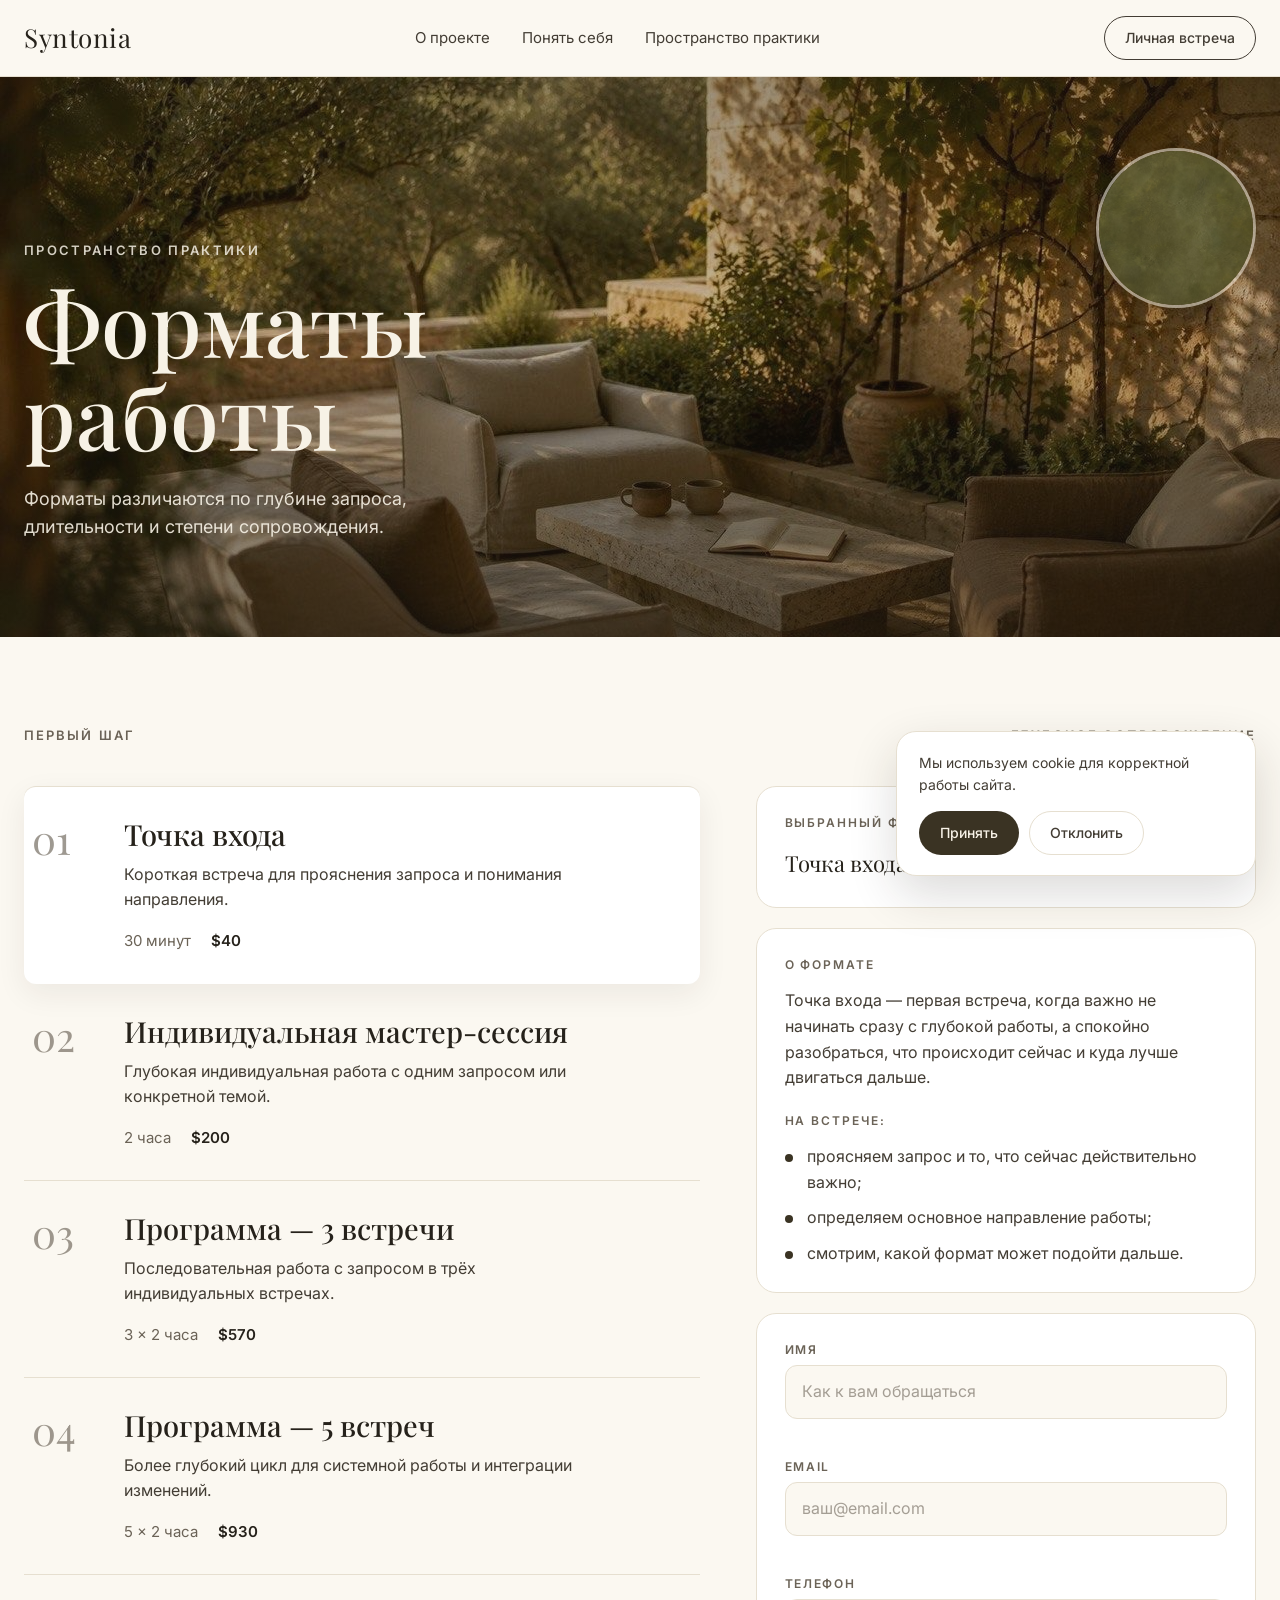
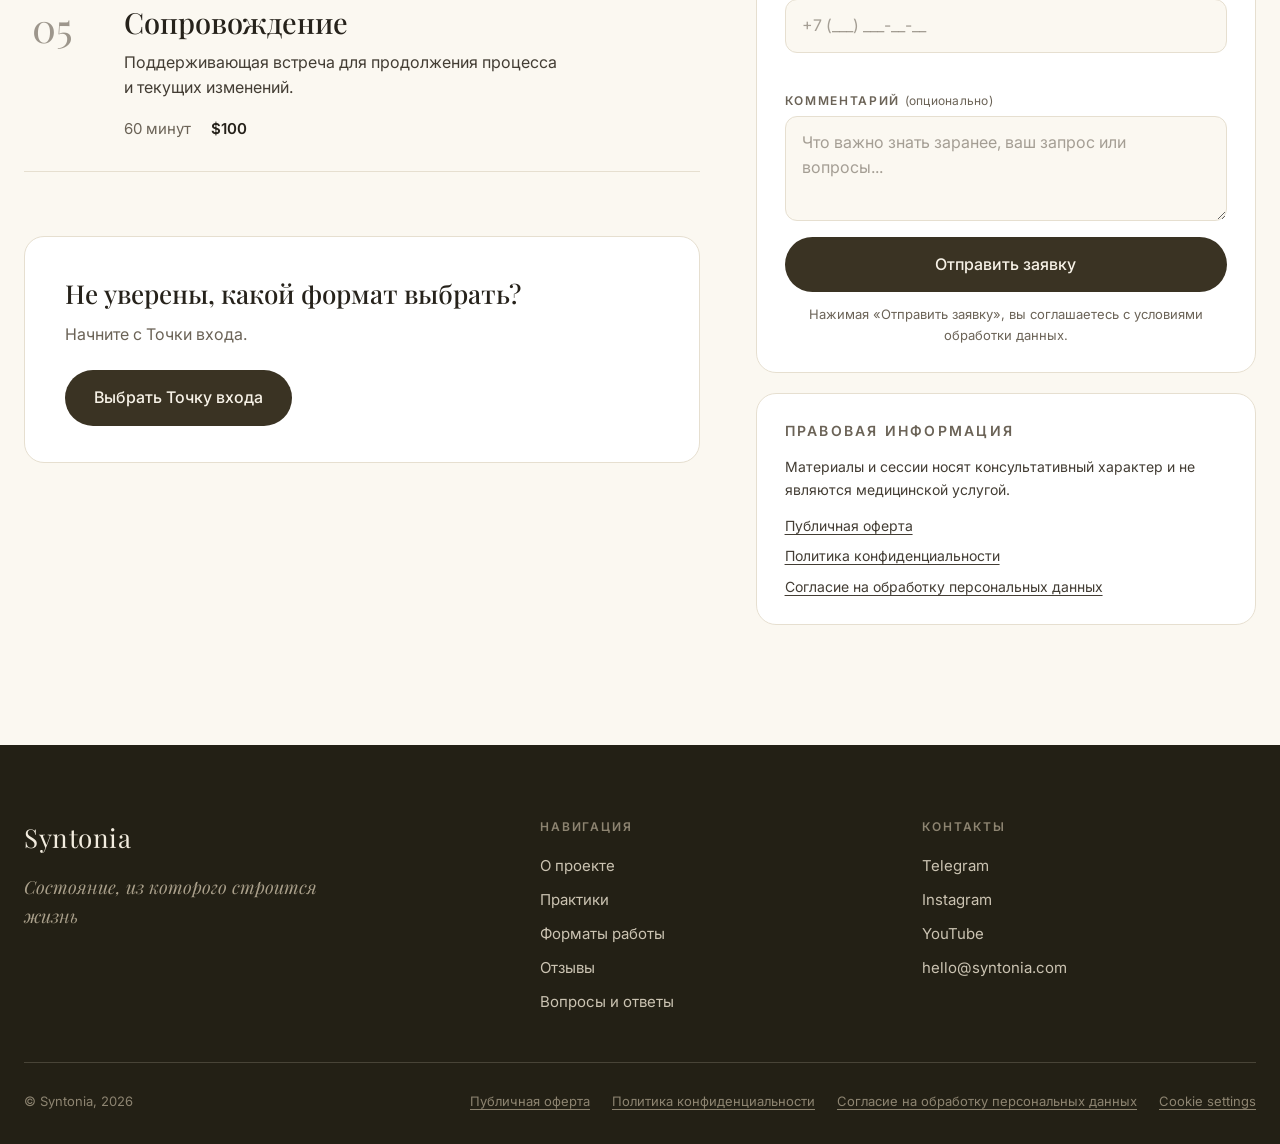
<file: index.html>
<!doctype html>
<html lang="ru">
<head>
  <meta charset="UTF-8">
  <meta name="viewport" content="width=device-width, initial-scale=1">
  <meta name="description" content="Форматы работы Syntonia: точка входа, индивидуальные сессии, программы и сопровождение.">
  <title>Syntonia — Форматы работы</title>
  <link rel="preconnect" href="https://fonts.googleapis.com">
  <link rel="preconnect" href="https://fonts.gstatic.com" crossorigin>
  <link href="https://fonts.googleapis.com/css2?family=Inter:wght@400;500;600&family=Playfair+Display:ital,wght@0,400;0,500;1,400&display=swap" rel="stylesheet">
  <link rel="stylesheet" href="./styles.css">
</head>
<body>

  <!-- ============ HEADER ============ -->
  <header class="site-header" id="top">
    <div class="container site-header__inner">
      <a class="logo" href="#top">Syntonia</a>

      <nav class="main-nav" id="main-nav" aria-label="Основная навигация">
        <a href="#about">О проекте</a>
        <a href="#formats">Понять себя</a>
        <a href="#formats">Пространство практики</a>
      </nav>

      <div class="site-header__actions">
        <a class="btn btn--outline btn--small" href="#request">Личная встреча</a>
        <button class="menu-toggle" type="button" aria-expanded="false" aria-controls="main-nav" aria-label="Открыть меню">
          <span></span><span></span><span></span>
        </button>
      </div>
    </div>
  </header>

  <main id="about">

    <!-- ============ HERO ============ -->
    <section class="hero">
      <div class="hero__media" aria-hidden="true">
        <img src="./assets/hero.jpg" alt="" class="hero__img">
        <div class="hero__overlay"></div>
      </div>

      <div class="container hero__content">
        <p class="eyebrow">Пространство практики</p>
        <h1 class="hero__title">Форматы<br>работы</h1>
        <p class="hero__subtitle">Форматы различаются по глубине запроса,<br>длительности и степени сопровождения.</p>

        <div class="hero__avatar">
          <img src="./assets/avatar.jpg" alt="Ведущий практики Syntonia" width="160" height="160">
        </div>
      </div>
    </section>

    <!-- ============ FORMATS + SIDEBAR ============ -->
    <section class="formats" id="formats">
      <div class="container">

        <div class="formats__labels" aria-hidden="true">
          <span>Первый шаг</span>
          <span>Глубокое сопровождение</span>
        </div>

        <div class="formats__layout">

          <!-- Левая колонка: список форматов -->
          <div class="formats__list" role="list">

            <article class="format-card" role="listitem" data-format="entry" tabindex="0">
              <span class="format-card__num">01</span>
              <div class="format-card__body">
                <h3 class="format-card__title">Точка входа</h3>
                <p class="format-card__desc">Короткая встреча для прояснения запроса и&nbsp;понимания направления.</p>
                <p class="format-card__meta"><span class="duration">30 минут</span><span class="price">$40</span></p>
              </div>
            </article>

            <article class="format-card" role="listitem" data-format="master" tabindex="0">
              <span class="format-card__num">02</span>
              <div class="format-card__body">
                <h3 class="format-card__title">Индивидуальная мастер-сессия</h3>
                <p class="format-card__desc">Глубокая индивидуальная работа с&nbsp;одним запросом или конкретной темой.</p>
                <p class="format-card__meta"><span class="duration">2 часа</span><span class="price">$200</span></p>
              </div>
            </article>

            <article class="format-card" role="listitem" data-format="p3" tabindex="0">
              <span class="format-card__num">03</span>
              <div class="format-card__body">
                <h3 class="format-card__title">Программа — 3 встречи</h3>
                <p class="format-card__desc">Последовательная работа с&nbsp;запросом в&nbsp;трёх индивидуальных встречах.</p>
                <p class="format-card__meta"><span class="duration">3 × 2 часа</span><span class="price">$570</span></p>
              </div>
            </article>

            <article class="format-card" role="listitem" data-format="p5" tabindex="0">
              <span class="format-card__num">04</span>
              <div class="format-card__body">
                <h3 class="format-card__title">Программа — 5 встреч</h3>
                <p class="format-card__desc">Более глубокий цикл для системной работы и&nbsp;интеграции изменений.</p>
                <p class="format-card__meta"><span class="duration">5 × 2 часа</span><span class="price">$930</span></p>
              </div>
            </article>

            <article class="format-card" role="listitem" data-format="support" tabindex="0">
              <span class="format-card__num">05</span>
              <div class="format-card__body">
                <h3 class="format-card__title">Сопровождение</h3>
                <p class="format-card__desc">Поддерживающая встреча для продолжения процесса и&nbsp;текущих изменений.</p>
                <p class="format-card__meta"><span class="duration">60 минут</span><span class="price">$100</span></p>
              </div>
            </article>

            <!-- CTA-блок под списком -->
            <div class="formats__cta" id="formats-cta">
              <h3>Не уверены, какой формат выбрать?</h3>
              <p>Начните с Точки входа.</p>
              <a class="btn btn--primary" href="#request" data-select-format="entry">Выбрать Точку входа</a>
            </div>
          </div>

          <!-- Правая колонка (aside): выбранный формат + заявка -->
          <aside class="sidebar" id="request">

            <div class="sidebar__card">
              <p class="sidebar__label">Выбранный формат</p>
              <div class="sidebar__chosen" id="chosen-format">
                <span class="sidebar__chosen-name" data-chosen-name>Точка входа</span>
                <span class="sidebar__chosen-meta"><span data-chosen-duration>30 минут</span><span class="sidebar__price" data-chosen-price>$40</span></span>
              </div>
            </div>

            <div class="sidebar__card sidebar__about" id="format-about">
              <p class="sidebar__label">О формате</p>
              <p class="sidebar__about-text" data-format-text>Точка входа — первая встреча, когда важно не начинать сразу с глубокой работы, а спокойно разобраться, что происходит сейчас и куда лучше двигаться дальше.</p>
              <p class="sidebar__label sidebar__label--gap">На встрече:</p>
              <ul class="sidebar__list" data-format-points>
                <li>проясняем запрос и то, что сейчас действительно важно;</li>
                <li>определяем основное направление работы;</li>
                <li>смотрим, какой формат может подойти дальше.</li>
              </ul>
            </div>

            <form class="sidebar__card request-form" id="request-form" novalidate>
              <div class="field">
                <label class="field__label" for="f-name">Имя</label>
                <input class="field__input" id="f-name" name="name" type="text" placeholder="Как к вам обращаться" autocomplete="name" required>
                <span class="field__error" data-error-for="f-name"></span>
              </div>

              <div class="field">
                <label class="field__label" for="f-email">Email</label>
                <input class="field__input" id="f-email" name="email" type="email" placeholder="ваш@email.com" autocomplete="email" required>
                <span class="field__error" data-error-for="f-email"></span>
              </div>

              <div class="field">
                <label class="field__label" for="f-phone">Телефон</label>
                <input class="field__input" id="f-phone" name="phone" type="tel" placeholder="+7 (___) ___-__-__" autocomplete="tel" inputmode="tel">
                <span class="field__error" data-error-for="f-phone"></span>
              </div>

              <div class="field">
                <label class="field__label" for="f-comment">Комментарий <span class="field__optional">(опционально)</span></label>
                <textarea class="field__input field__input--area" id="f-comment" name="comment" rows="3" placeholder="Что важно знать заранее, ваш запрос или вопросы..."></textarea>
              </div>

              <input type="hidden" name="format" id="f-format" value="entry">

              <button class="btn btn--primary btn--block" type="submit">Отправить заявку</button>
              <p class="request-form__note">Нажимая «Отправить заявку», вы соглашаетесь с&nbsp;условиями обработки данных.</p>
              <p class="request-form__success" id="form-success" hidden>Спасибо! Заявка сохранена — мы свяжемся с вами по указанным контактам.</p>
            </form>

            <div class="sidebar__card sidebar__legal">
              <p class="sidebar__label">Правовая информация</p>
              <p>Материалы и сессии носят консультативный характер и не являются медицинской услугой.</p>
              <nav class="sidebar__legal-links" aria-label="Правовые документы">
                <a href="#">Публичная оферта</a>
                <a href="#">Политика конфиденциальности</a>
                <a href="#">Согласие на обработку персональных данных</a>
              </nav>
            </div>

          </aside>
        </div>
      </div>
    </section>

  </main>

  <!-- ============ FOOTER ============ -->
  <footer class="site-footer">
    <div class="container">
      <div class="site-footer__grid">

        <div class="site-footer__brand">
          <a class="logo logo--light" href="#top">Syntonia</a>
          <p class="site-footer__tagline">Состояние, из которого строится жизнь</p>
        </div>

        <nav class="site-footer__col" aria-label="Навигация по сайту">
          <p class="site-footer__heading">Навигация</p>
          <a href="#about">О проекте</a>
          <a href="#formats">Практики</a>
          <a href="#formats">Форматы работы</a>
          <a href="#">Отзывы</a>
          <a href="#">Вопросы и ответы</a>
        </nav>

        <nav class="site-footer__col" aria-label="Контакты и соцсети">
          <p class="site-footer__heading">Контакты</p>
          <a href="#">Telegram</a>
          <a href="#">Instagram</a>
          <a href="#">YouTube</a>
          <a href="mailto:hello@syntonia.com">hello@syntonia.com</a>
        </nav>

      </div>

      <div class="site-footer__bottom">
        <span>© Syntonia, 2026</span>
        <div class="site-footer__legal">
          <a href="#">Публичная оферта</a>
          <a href="#">Политика конфиденциальности</a>
          <a href="#">Согласие на обработку персональных данных</a>
          <button class="site-footer__cookie" type="button" id="cookie-link">Cookie settings</button>
        </div>
      </div>
    </div>
  </footer>

  <!-- Cookie-баннер -->
  <div class="cookie-banner" id="cookie-banner" hidden>
    <p>Мы используем cookie для корректной работы сайта.</p>
    <div class="cookie-banner__actions">
      <button class="btn btn--primary btn--small" type="button" id="cookie-accept">Принять</button>
      <button class="btn btn--ghost btn--small" type="button" id="cookie-decline">Отклонить</button>
    </div>
  </div>

  <script src="./script.js"></script>
</body>
</html>
</file>
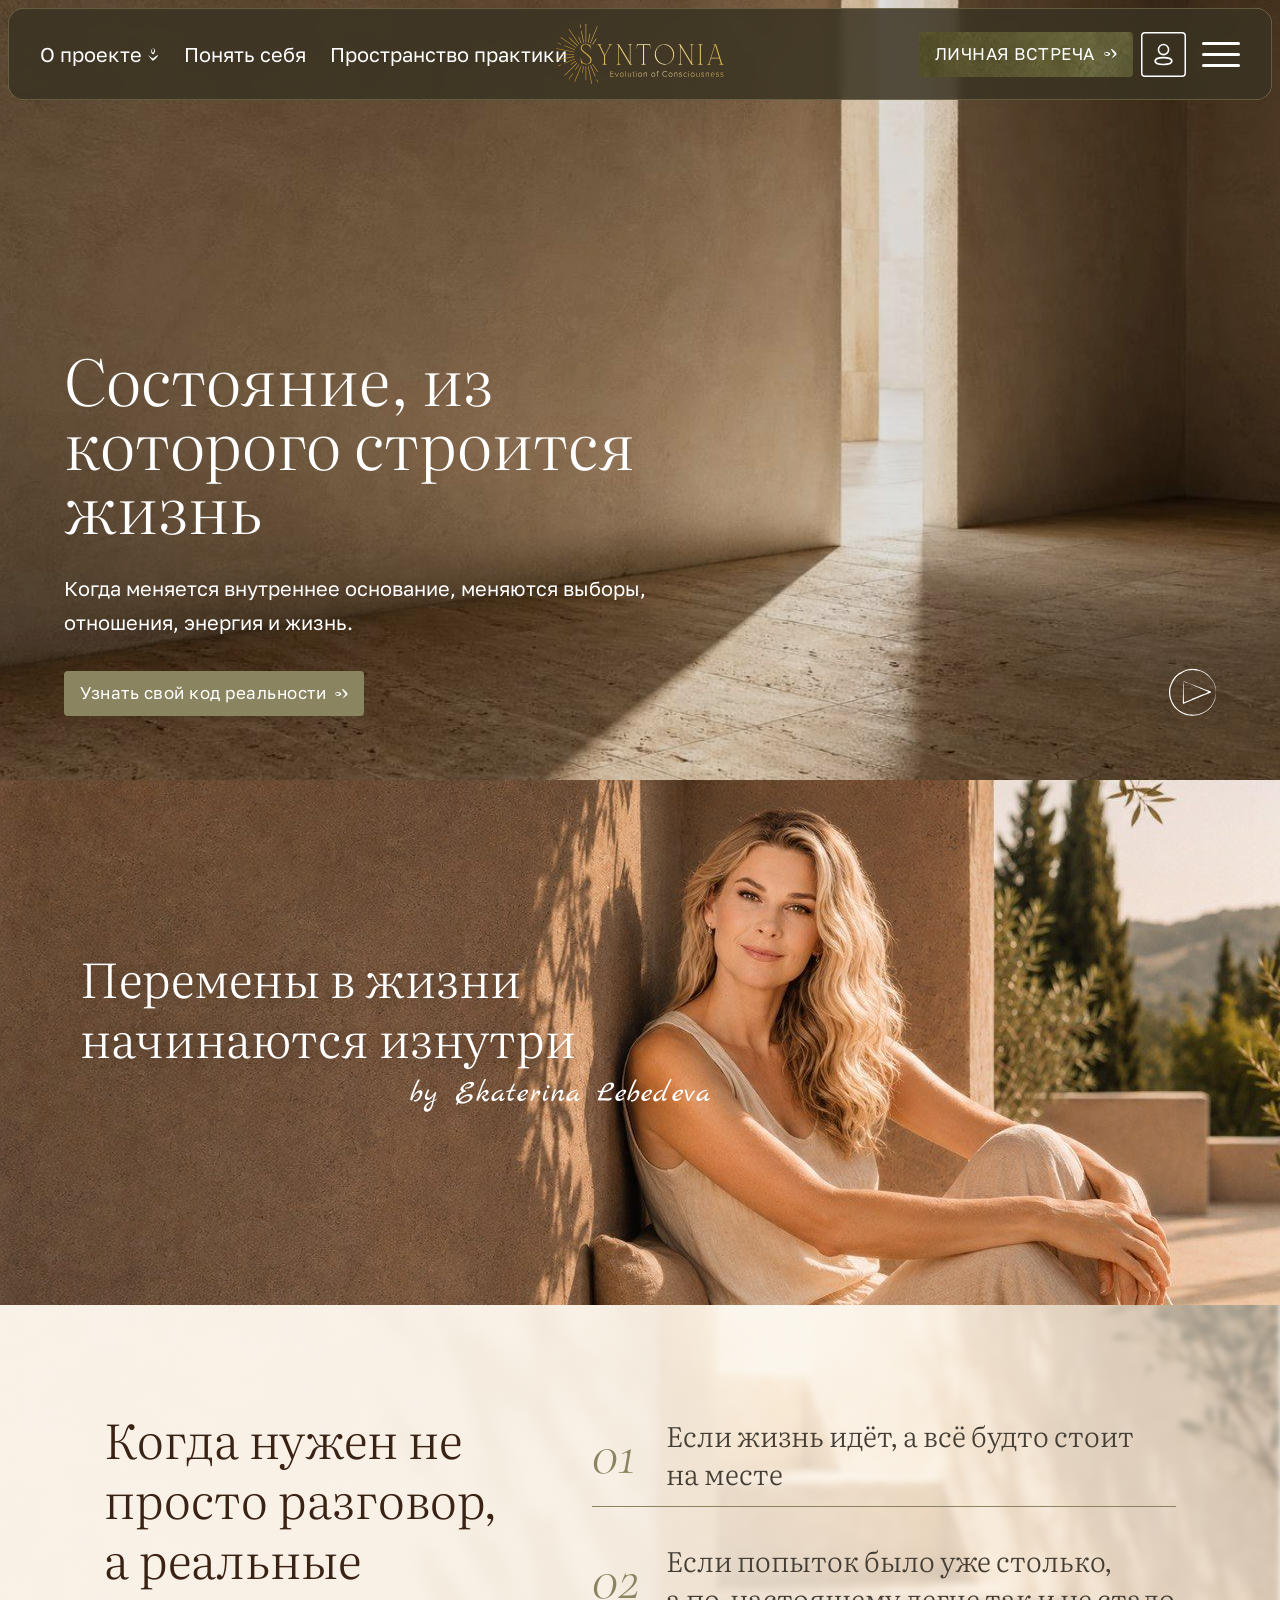
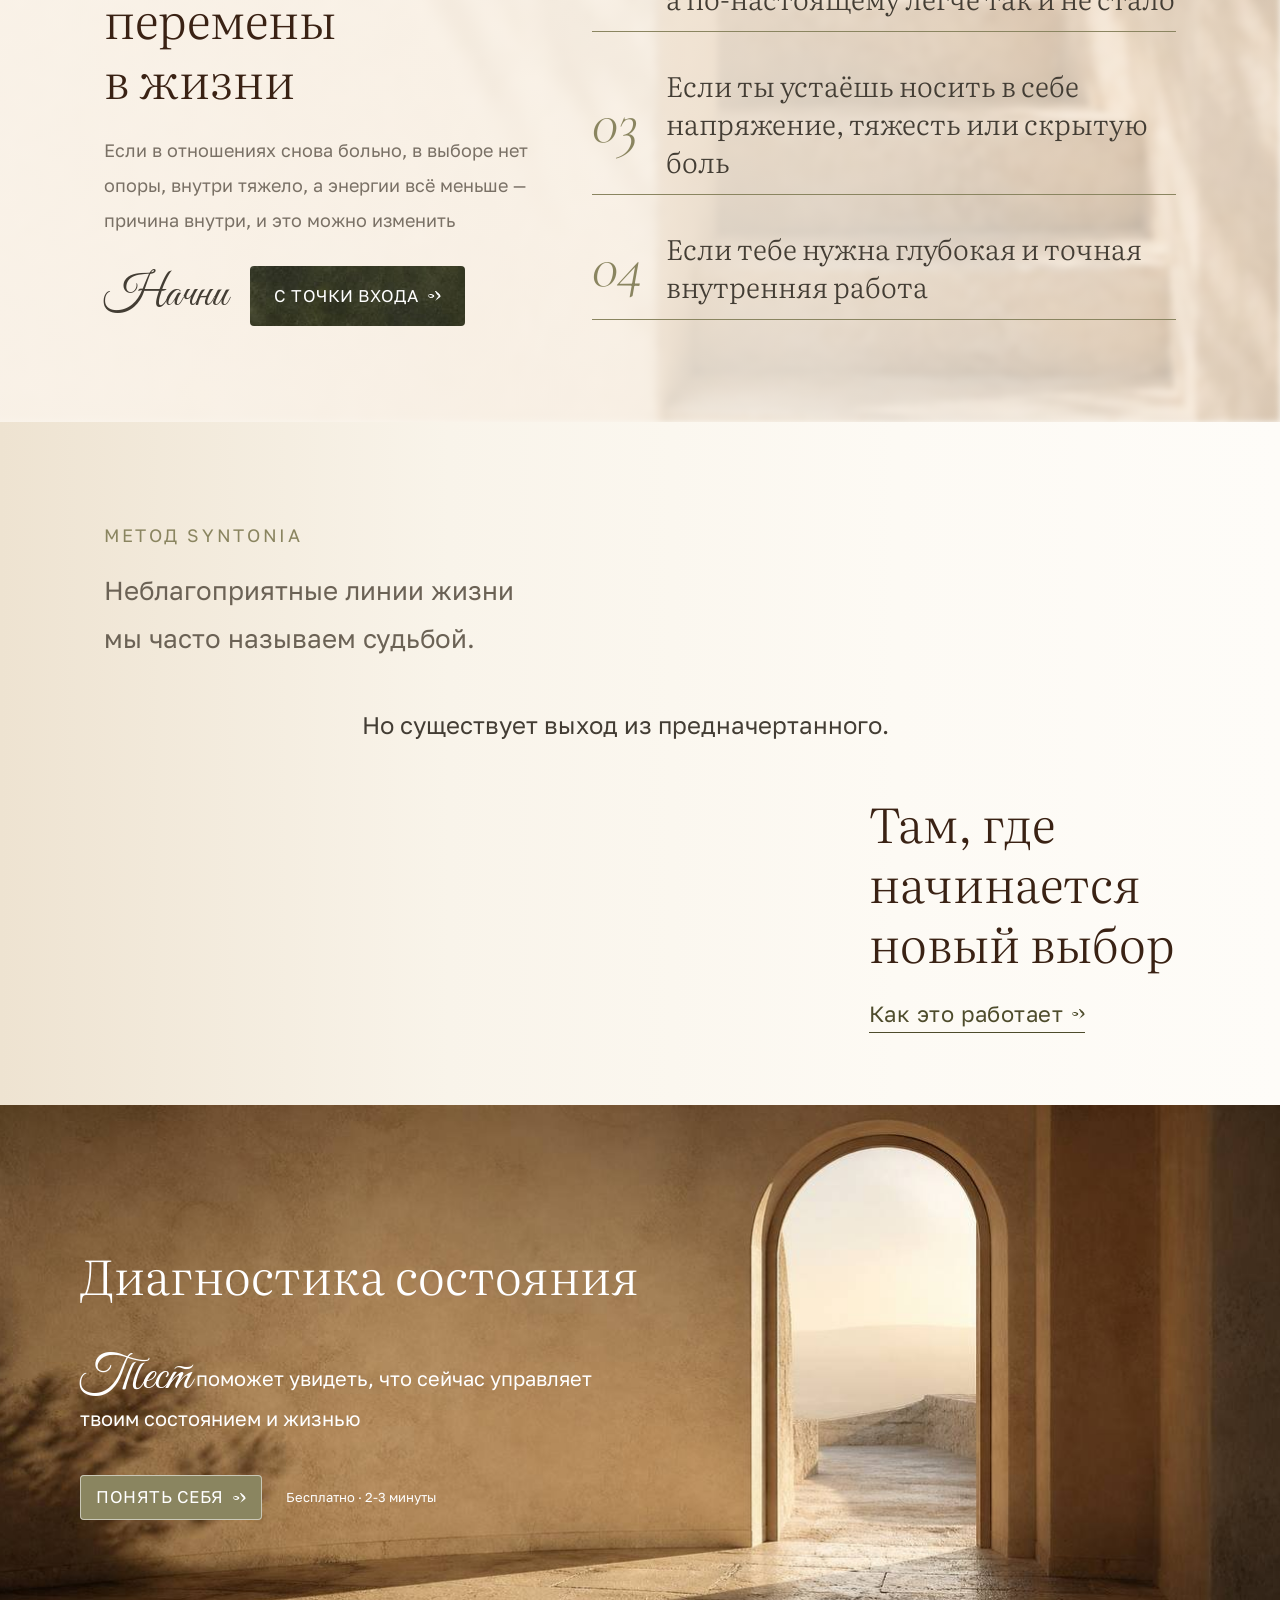
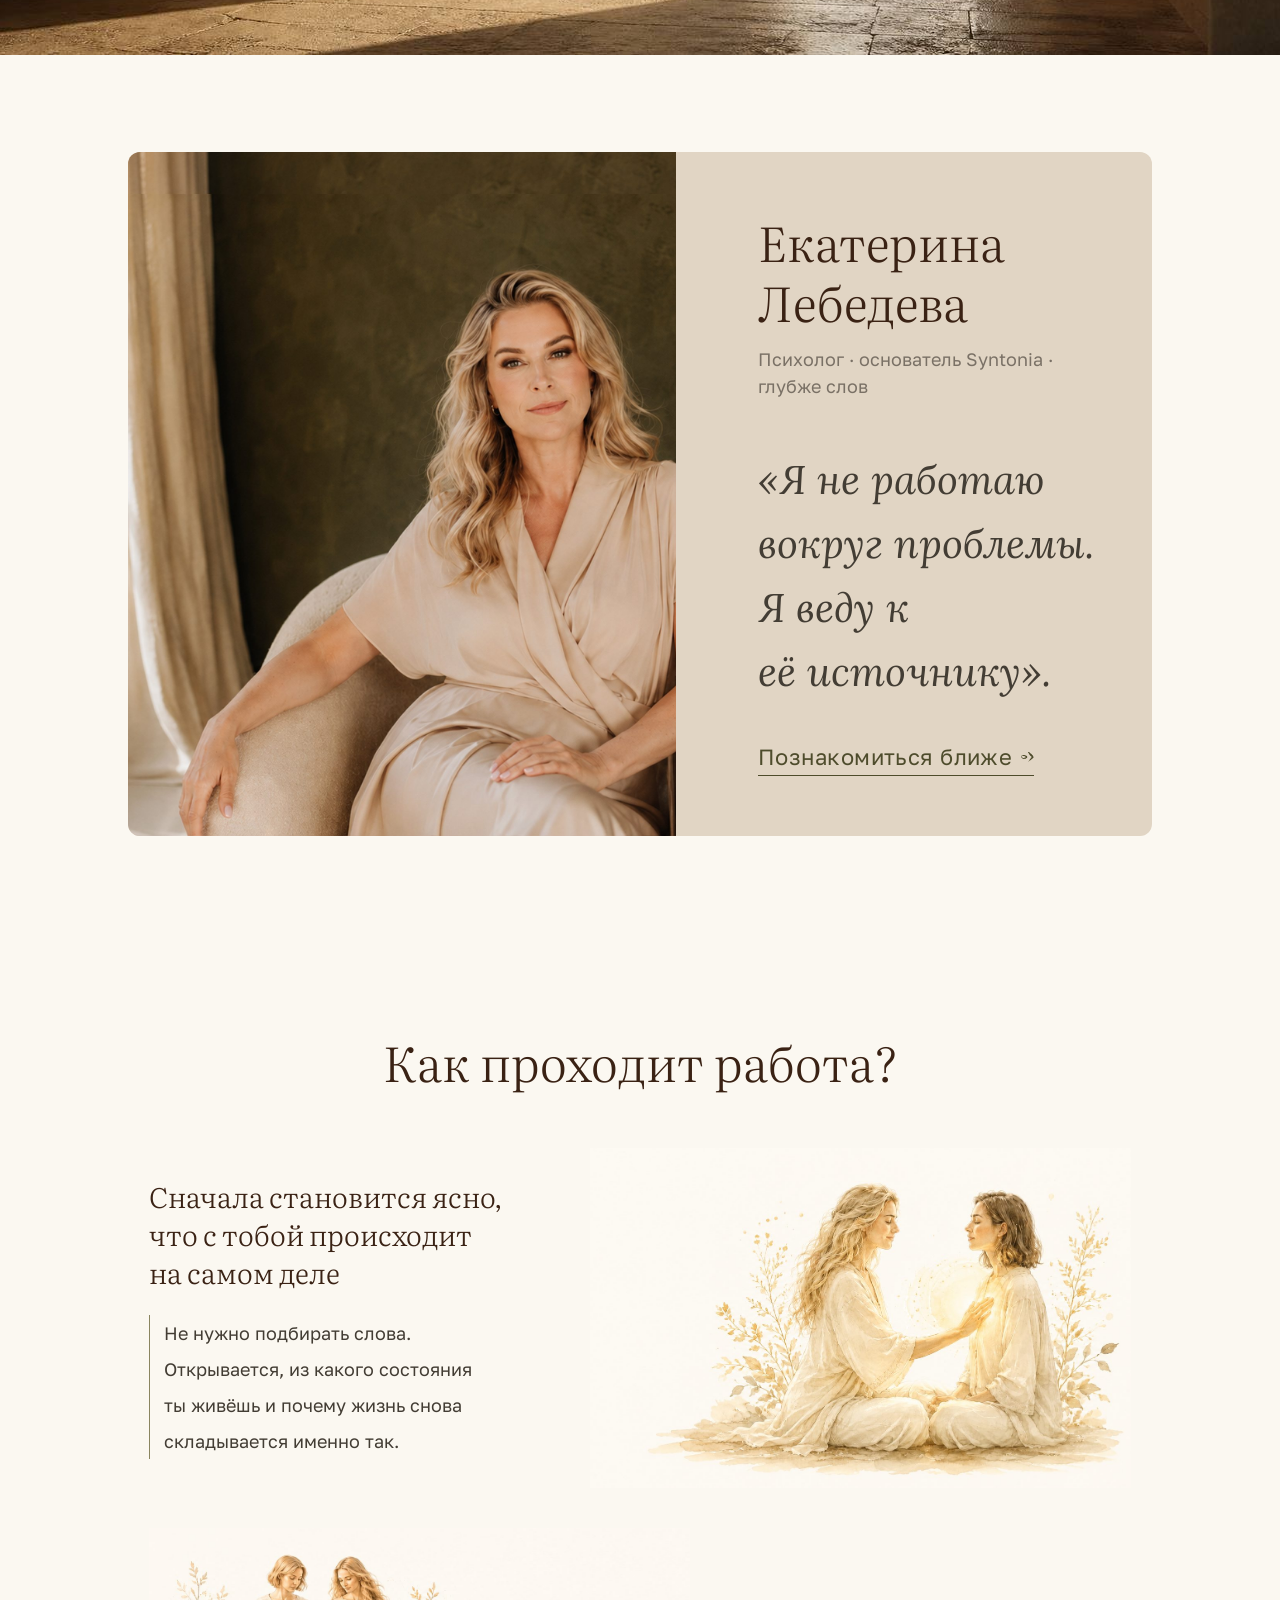
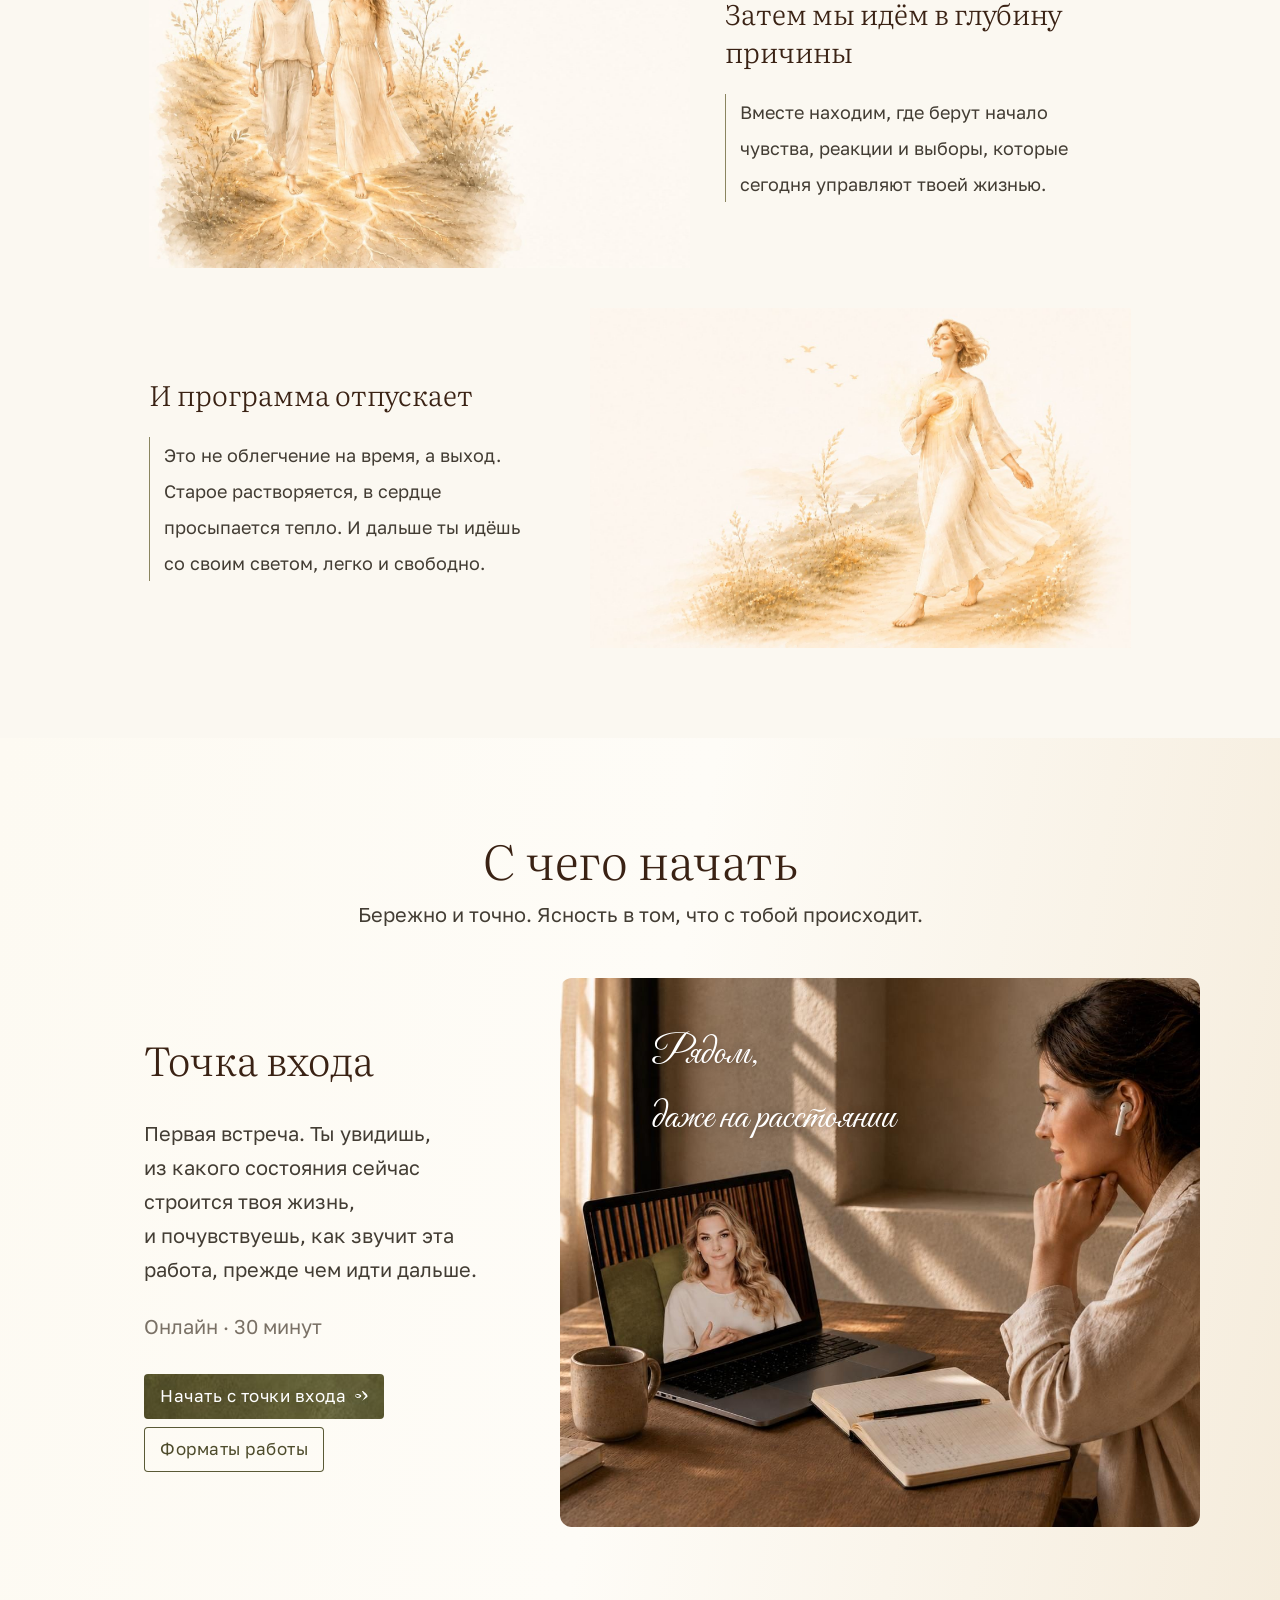
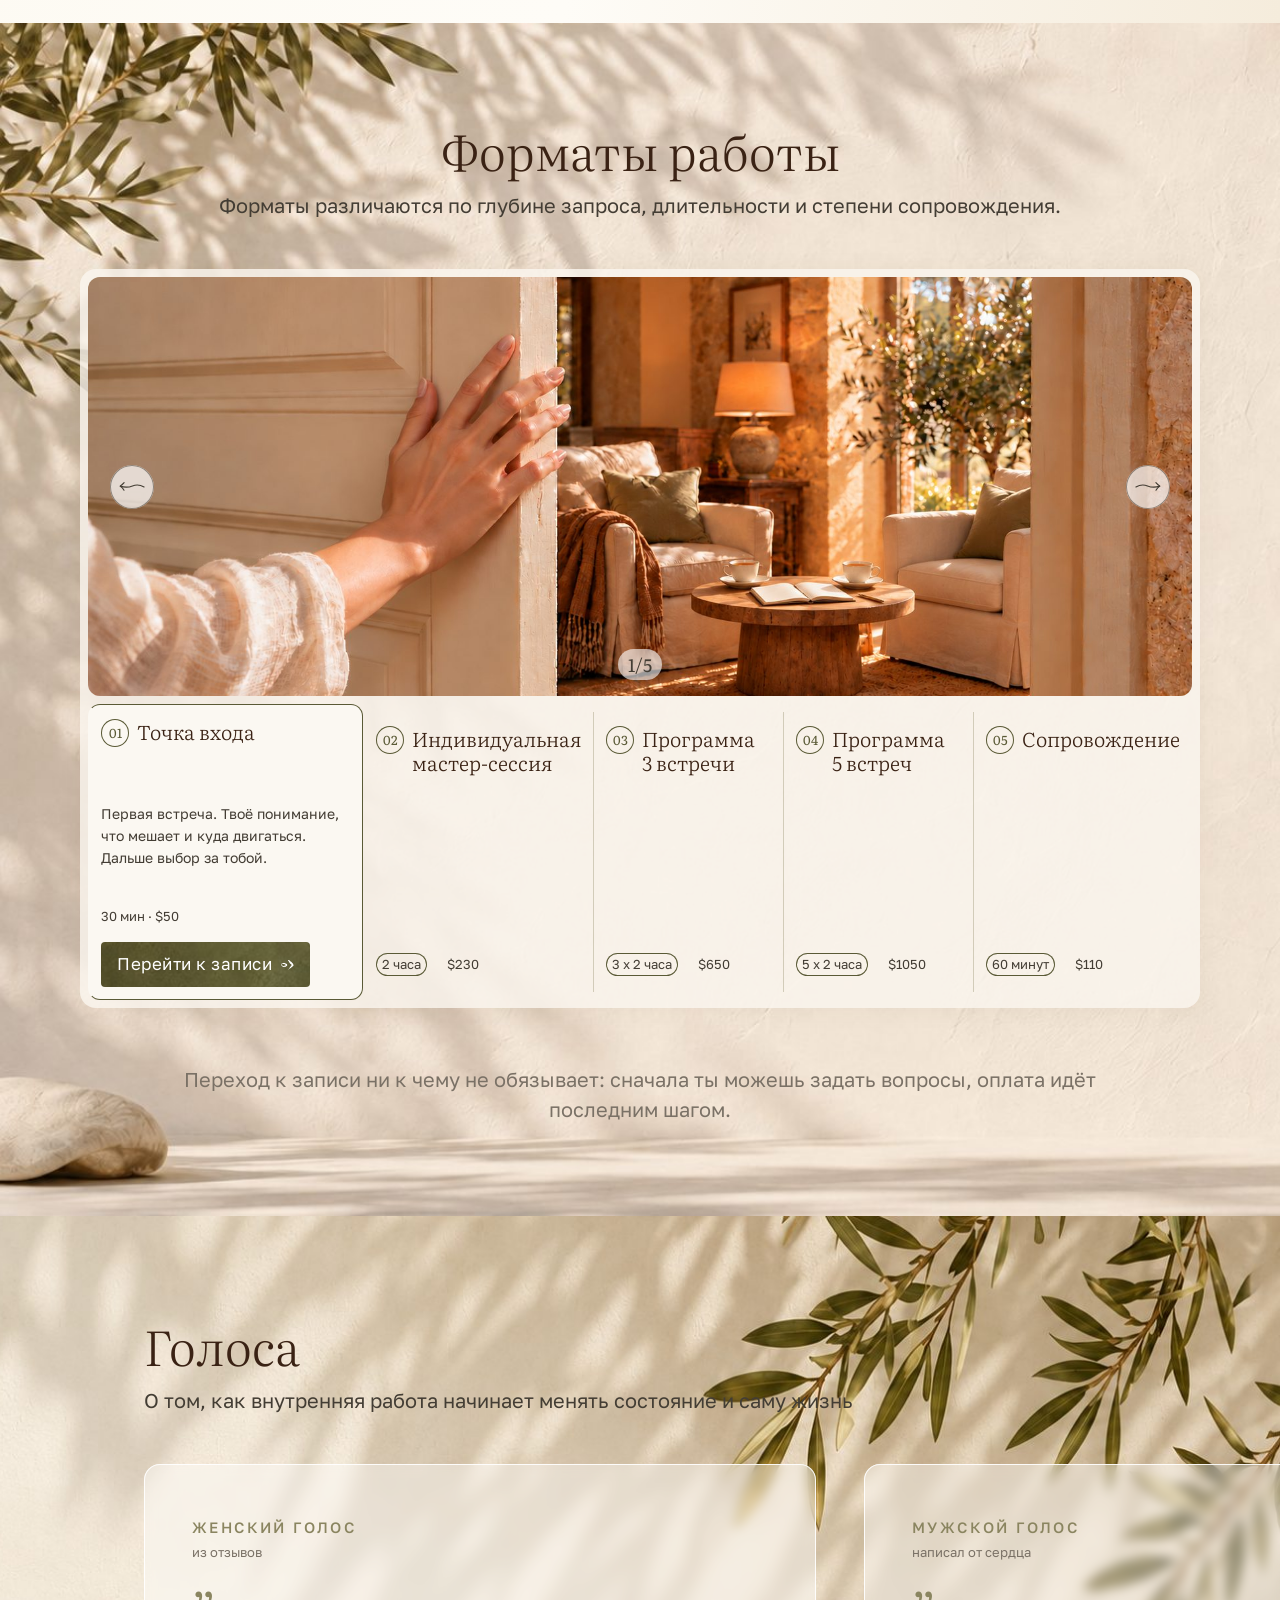
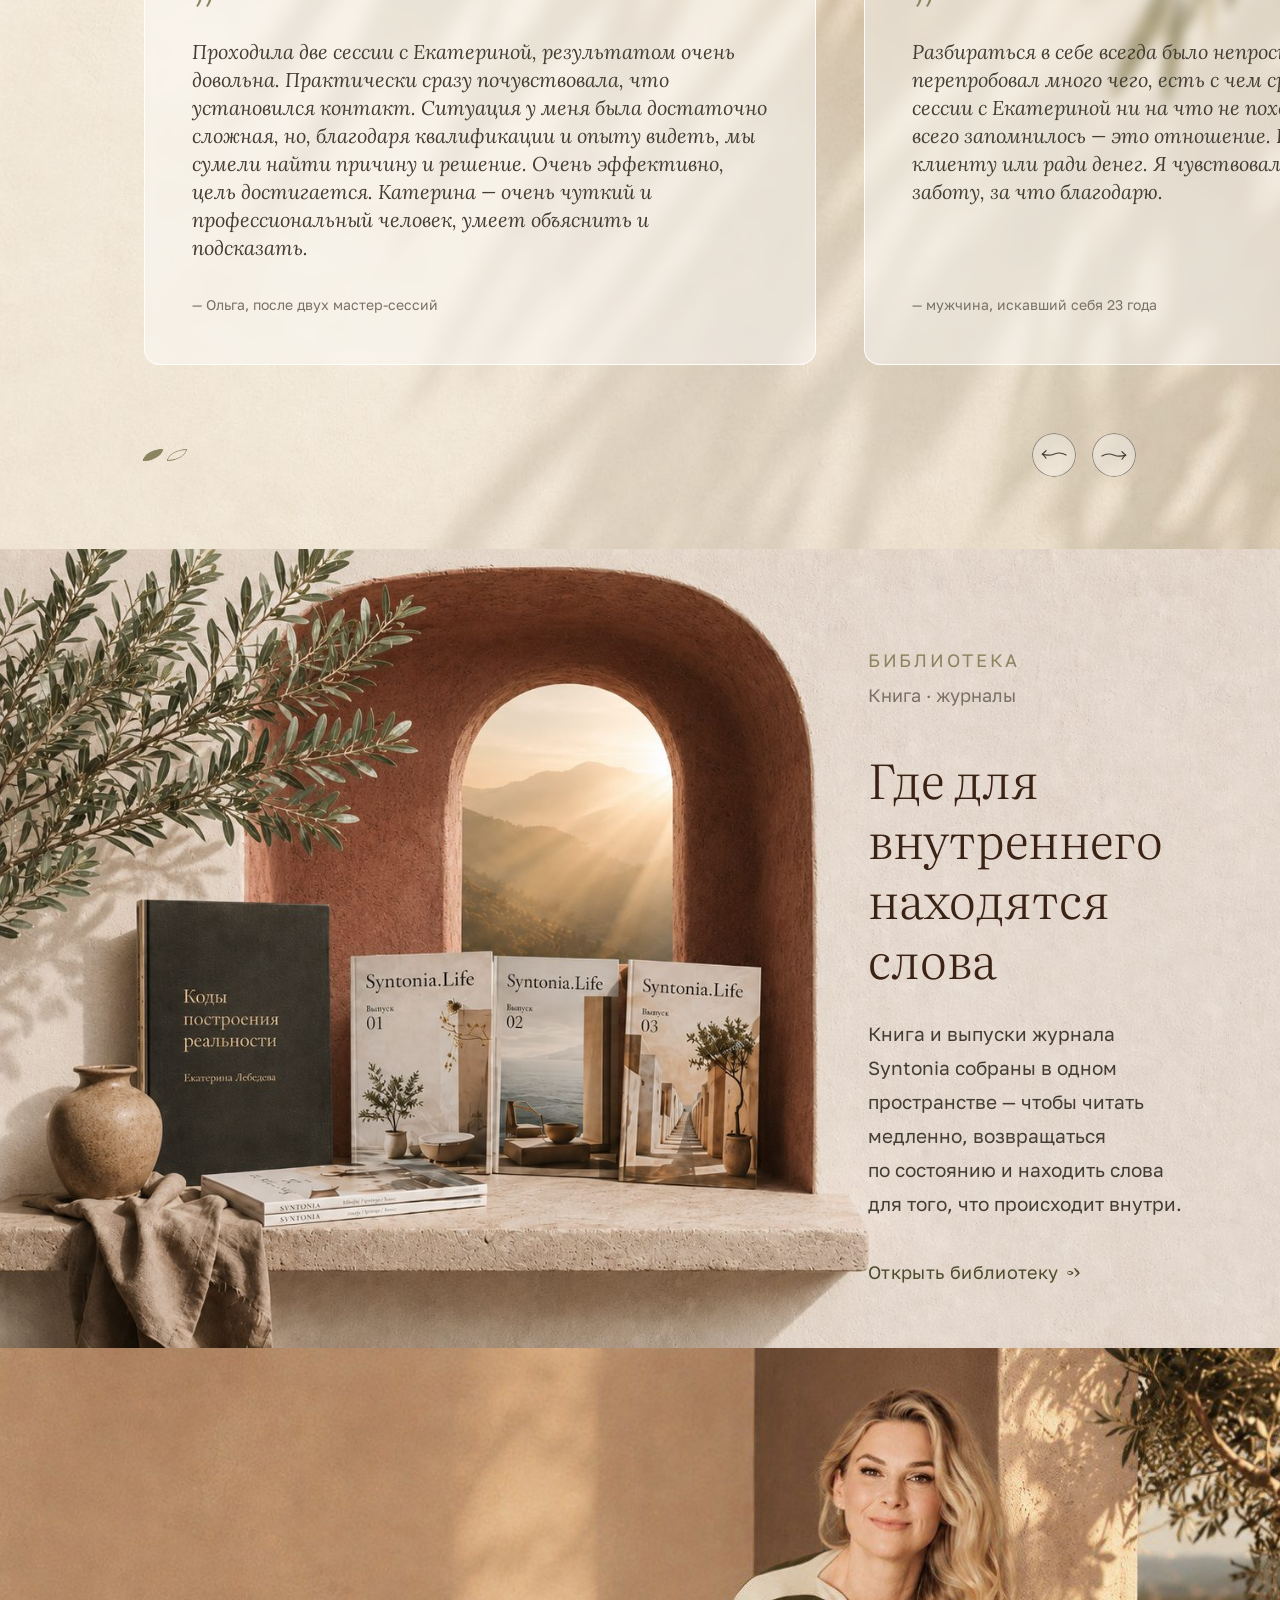
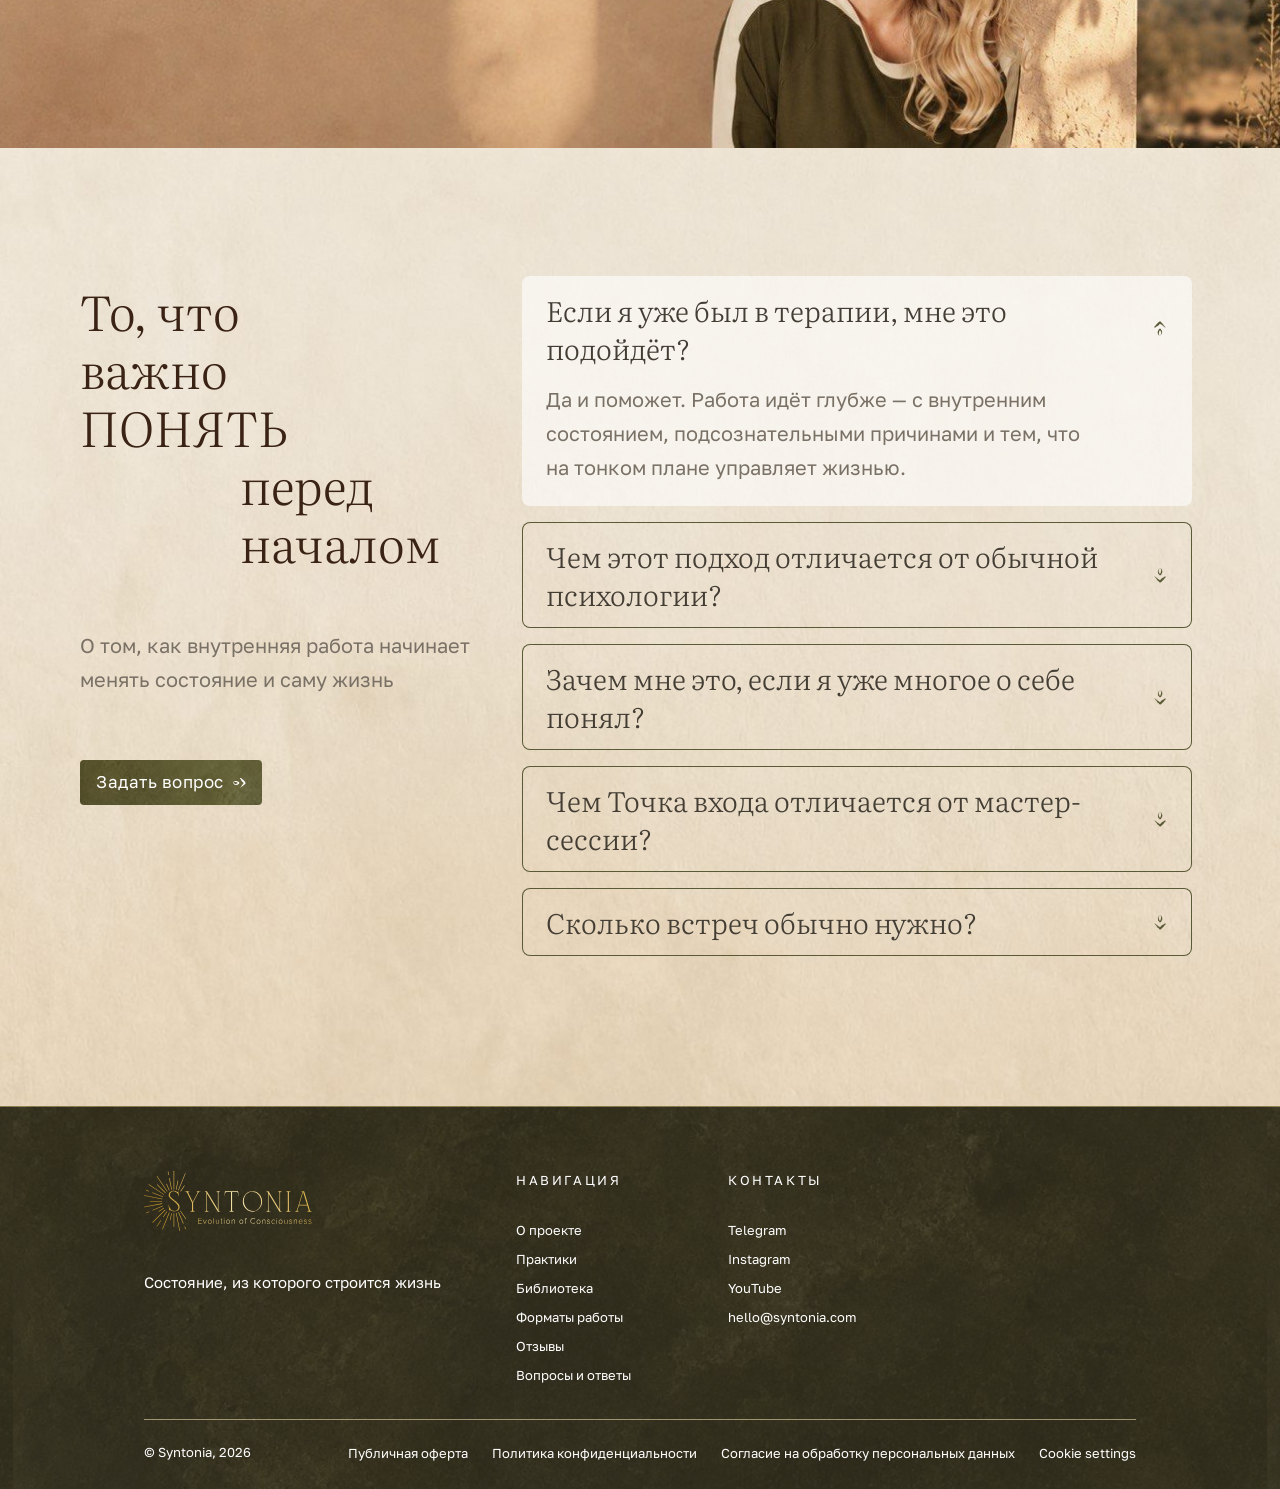
<file: syntonia-formats/index.html>
<!DOCTYPE html>
<html lang="ru">
<head>
  <meta charset="UTF-8">
  <meta name="viewport" content="width=device-width, initial-scale=1">
  <title>Syntonia — Состояние, из которого строится жизнь</title>
  <meta name="description" content="Syntonia — глубинный метод работы с человеком. Когда меняется внутреннее основание, меняются выборы, отношения, энергия и жизнь.">

  <link rel="preconnect" href="https://fonts.googleapis.com">
  <link rel="preconnect" href="https://fonts.gstatic.com" crossorigin>
  <link href="https://fonts.googleapis.com/css2?family=Cormorant+Garamond:ital,wght@1,300&family=Golos+Text:wght@400;500&family=Great+Vibes&family=Literata:ital,opsz,wght@0,7..72,300;0,7..72,400;1,7..72,300&family=Lora:ital@1&family=Marck+Script&display=swap" rel="stylesheet">

  <link rel="stylesheet" href="styles.css">
  <script src="data/formats.js" defer></script>
  <script src="data/voices.js" defer></script>
  <script src="script.js" defer></script>
</head>
<body class="page page--home">

  <a class="skip-link" href="#main">Перейти к содержанию</a>

  <!-- Header: Figma «header / theme=dark, shape=floating» (167:641) -->
  <header class="site-header site-header--dark site-header--floating" data-header>
    <div class="site-header__inner">

      <nav class="site-header__nav main-nav" aria-label="Основная навигация">
        <ul class="main-nav__list">
          <li class="main-nav__item main-nav__item--dropdown">
            <button class="main-nav__link main-nav__toggle" type="button"
                    aria-expanded="false" aria-controls="nav-about" data-dropdown-toggle>
              О проекте
              <img class="main-nav__chevron" src="assets/icons/icon-chevron.svg" alt="" width="14" height="14">
            </button>
            <ul class="main-nav__dropdown" id="nav-about" hidden>
              <li><a class="main-nav__dropdown-link" href="method.html">Метод Syntonia</a></li>
              <li><a class="main-nav__dropdown-link" href="masters.html">Мастера</a></li>
            </ul>
          </li>
          <li class="main-nav__item"><a class="main-nav__link" href="quiz.html">Понять себя</a></li>
          <li class="main-nav__item"><a class="main-nav__link" href="practice.html">Пространство практики</a></li>
        </ul>
      </nav>

      <a class="site-header__logo logo" href="index.html" aria-label="Syntonia — на главную">
        <img class="logo__image" src="assets/icons/logo-gold.svg" alt="Syntonia — Evolution of Consciousness" width="168" height="60">
      </a>

      <div class="site-header__actions">
        <a class="btn btn--primary btn--textured btn--caps" href="booking.html">
          Личная встреча
          <img class="btn__icon" src="assets/icons/icon-arrow.svg" alt="" width="14" height="14">
        </a>
        <a class="icon-btn" href="#" aria-label="Личный кабинет (скоро)">
          <img class="icon-btn__image" src="assets/icons/icon-profile.svg" alt="" width="45" height="45">
        </a>
        <button class="burger" type="button" aria-label="Открыть меню"
                aria-expanded="false" aria-controls="mobile-menu" data-menu-toggle>
          <span class="burger__line"></span>
          <span class="burger__line"></span>
          <span class="burger__line"></span>
        </button>
      </div>
    </div>

    <div class="mobile-menu" id="mobile-menu" hidden>
      <ul class="mobile-menu__list">
        <li><a class="mobile-menu__link" href="method.html">Метод Syntonia</a></li>
        <li><a class="mobile-menu__link" href="masters.html">Мастера</a></li>
        <li><a class="mobile-menu__link" href="quiz.html">Понять себя</a></li>
        <li><a class="mobile-menu__link" href="practice.html">Пространство практики</a></li>
        <li><a class="mobile-menu__link" href="library.html">Библиотека</a></li>
        <li><a class="mobile-menu__link mobile-menu__link--accent" href="booking.html">Личная встреча</a></li>
      </ul>
    </div>
  </header>

  <main id="main">

    <!-- Hero: Figma «hero» (79:105) -->
    <section class="hero hero--home" aria-labelledby="hero-title">
      <div class="hero__media">
        <img class="hero__image" src="assets/img/hero-home.jpg"
             alt="Пустой светлый зал из травертина, в который через узкий проём падает солнечный луч"
             width="1280" height="720" fetchpriority="high">
        <span class="hero__overlay" aria-hidden="true"></span>
      </div>

      <div class="hero__inner">
        <div class="hero__content">
          <h1 class="hero__title" id="hero-title">Состояние, из которого строится жизнь</h1>
          <p class="hero__lead">Когда меняется внутреннее основание, меняются выборы, отношения, энергия и&nbsp;жизнь.</p>
          <a class="btn btn--primary" href="quiz.html">
            Узнать свой код реальности
            <img class="btn__icon" src="assets/icons/icon-arrow.svg" alt="" width="14" height="14">
          </a>
        </div>

        <button class="play-btn" type="button" aria-label="Смотреть видео о Syntonia" data-video-play>
          <img class="play-btn__icon" src="assets/icons/icon-play.svg" alt="" width="47" height="47">
        </button>
      </div>
    </section>


    <!-- Banner: Figma «banner-founder» -->
    <section class="banner" aria-label="Слова основателя">
      <img class="banner__image" src="assets/img/banner-founder.jpg"
           alt="Екатерина Лебедева сидит у тёплой глиняной стены в солнечный день" width="1280" height="720" loading="lazy">
      <div class="banner__content">
        <p class="banner__title">Перемены в&nbsp;жизни начинаются изнутри</p>
        <p class="banner__signature">by Ekaterina Lebedeva</p>
      </div>
    </section>

    <!-- Pain: Figma «pain» -->
    <section class="pain" aria-labelledby="pain-title">
      <img class="section-bg" src="assets/img/pain-bg.jpg" alt="" width="1672" height="941" loading="lazy">
      <div class="pain__inner container">
        <div class="pain__intro">
          <h2 class="h2 pain__title" id="pain-title">Когда нужен не просто разговор, а&nbsp;реальные перемены в&nbsp;жизни</h2>
          <p class="text-muted pain__text">Если в&nbsp;отношениях снова больно, в&nbsp;выборе нет опоры, внутри тяжело, а&nbsp;энергии всё меньше&nbsp;— причина внутри, и&nbsp;это можно изменить</p>
          <div class="pain__action">
            <span class="script pain__script" aria-hidden="true">Начни</span>
            <a class="btn btn--dark btn--caps btn--tall" href="booking.html#entry">
              <span class="visually-hidden">Начни</span> с точки входа
              <span class="icon-arrow" aria-hidden="true"></span>
            </a>
          </div>
        </div>
        <ol class="pain-list">
          <li class="pain-list__item"><span class="pain-list__num" aria-hidden="true">01</span><p class="pain-list__text">Если жизнь идёт, а&nbsp;всё будто стоит на&nbsp;месте</p></li>
          <li class="pain-list__item"><span class="pain-list__num" aria-hidden="true">02</span><p class="pain-list__text">Если попыток было уже столько, а&nbsp;по-настоящему легче так и&nbsp;не&nbsp;стало</p></li>
          <li class="pain-list__item"><span class="pain-list__num" aria-hidden="true">03</span><p class="pain-list__text">Если ты устаёшь носить в&nbsp;себе напряжение, тяжесть или скрытую боль</p></li>
          <li class="pain-list__item"><span class="pain-list__num" aria-hidden="true">04</span><p class="pain-list__text">Если тебе нужна глубокая и&nbsp;точная внутренняя работа</p></li>
        </ol>
      </div>
    </section>

    <!-- Method: Figma «method» -->
    <section class="method" aria-labelledby="method-title">
      <div class="method__inner container">
        <p class="eyebrow">Метод Syntonia</p>
        <p class="method__lead">Неблагоприятные линии жизни <br>мы&nbsp;часто называем судьбой.</p>
        <p class="method__accent">Но существует выход из&nbsp;предначертанного.</p>
        <div class="method__cta">
          <h2 class="h2" id="method-title">Там, где начинается новый выбор</h2>
          <a class="text-link" href="method.html">Как это работает <span class="icon-arrow" aria-hidden="true"></span></a>
        </div>
      </div>
    </section>

    <!-- Quiz: Figma «quiz» -->
    <section class="quiz-promo" aria-labelledby="quiz-title">
      <img class="section-bg" src="assets/img/quiz-bg.jpg" alt="" width="1280" height="548" loading="lazy">
      <div class="quiz-promo__inner container">
        <h2 class="h2 quiz-promo__title" id="quiz-title">Диагностика состояния</h2>
        <p class="quiz-promo__text"><span class="script quiz-promo__script">Тест</span> поможет увидеть, что сейчас управляет твоим состоянием и&nbsp;жизнью</p>
        <div class="quiz-promo__action">
          <a class="btn btn--primary btn--caps btn--bordered" href="quiz.html">Понять себя <span class="icon-arrow" aria-hidden="true"></span></a>
          <span class="quiz-promo__note">Бесплатно · 2-3 минуты</span>
        </div>
      </div>
    </section>

    <!-- About founder: Figma «about-founder» -->
    <section class="founder" aria-labelledby="founder-title">
      <div class="container">
        <div class="founder__card">
          <img class="founder__photo" src="assets/img/founder-portrait.jpg"
               alt="Екатерина Лебедева в бежевом платье сидит в светлом кресле" width="1752" height="1762" loading="lazy">
          <div class="founder__body">
            <h2 class="h2" id="founder-title">Екатерина Лебедева</h2>
            <p class="founder__role">Психолог · основатель Syntonia · глубже слов</p>
            <blockquote class="founder__quote"><p>«Я&nbsp;не&nbsp;работаю вокруг проблемы. Я&nbsp;веду к её&nbsp;источнику».</p></blockquote>
            <a class="text-link text-link--l" href="masters.html">Познакомиться ближе <span class="icon-arrow" aria-hidden="true"></span></a>
          </div>
        </div>
      </div>
    </section>

    <!-- Process: Figma «process» -->
    <section class="process" aria-labelledby="process-title">
      <div class="container">
        <h2 class="h2 section-title" id="process-title">Как проходит работа?</h2>
        <ol class="process__list">
          <li class="process-step">
            <div class="process-step__body">
              <h3 class="h3">Сначала становится ясно, что с&nbsp;тобой происходит на&nbsp;самом деле</h3>
              <p class="process-step__text">Не&nbsp;нужно подбирать слова. Открывается, из&nbsp;какого состояния ты&nbsp;живёшь и&nbsp;почему жизнь снова складывается именно так.</p>
            </div>
            <img class="process-step__image" src="assets/img/process-1.jpg" alt="Акварель: две женщины сидят друг напротив друга, между ними тёплый свет" width="1915" height="821" loading="lazy">
          </li>
          <li class="process-step process-step--reverse">
            <div class="process-step__body">
              <h3 class="h3">Затем мы идём в&nbsp;глубину причины</h3>
              <p class="process-step__text">Вместе находим, где берут начало чувства, реакции и&nbsp;выборы, которые сегодня управляют твоей жизнью.</p>
            </div>
            <img class="process-step__image" src="assets/img/process-2.jpg" alt="Акварель: две женщины идут рядом по золотой траве" width="1914" height="822" loading="lazy">
          </li>
          <li class="process-step">
            <div class="process-step__body">
              <h3 class="h3">И&nbsp;программа отпускает</h3>
              <p class="process-step__text">Это не&nbsp;облегчение на&nbsp;время, а&nbsp;выход. Старое растворяется, в&nbsp;сердце просыпается тепло. И&nbsp;дальше ты&nbsp;идёшь со&nbsp;своим светом, легко и&nbsp;свободно.</p>
            </div>
            <img class="process-step__image" src="assets/img/process-3.jpg" alt="Акварель: женщина легко идёт навстречу свету, положив руку на сердце" width="1909" height="824" loading="lazy">
          </li>
        </ol>
      </div>
    </section>

    <!-- Entry: Figma «entry» -->
    <section class="entry" id="entry" aria-labelledby="entry-title">
      <div class="container">
        <header class="section-head">
          <h2 class="h2" id="entry-title">С чего начать</h2>
          <p class="section-head__sub">Бережно и&nbsp;точно. Ясность в&nbsp;том, что с&nbsp;тобой происходит.</p>
        </header>
        <div class="entry__grid">
          <div class="entry__body">
            <h3 class="h-card">Точка входа</h3>
            <p class="entry__text">Первая встреча. Ты&nbsp;увидишь, из&nbsp;какого состояния сейчас строится твоя жизнь, и&nbsp;почувствуешь, как звучит эта работа, прежде чем идти дальше.</p>
            <p class="entry__meta">Онлайн · 30&nbsp;минут</p>
            <div class="btn-row">
              <a class="btn btn--textured btn--primary" href="booking.html#entry">Начать с&nbsp;точки входа <span class="icon-arrow" aria-hidden="true"></span></a>
              <a class="btn btn--outline" href="#formats">Форматы работы</a>
            </div>
          </div>
          <figure class="entry__media">
            <img class="entry__image" src="assets/img/entry-online.jpg" alt="Женщина в наушнике смотрит онлайн-сессию с Екатериной на ноутбуке" width="1280" height="960" loading="lazy">
            <figcaption class="script entry__caption">Рядом, <br>даже на&nbsp;расстоянии</figcaption>
          </figure>
        </div>
      </div>
    </section>

    <!-- Formats: Figma «formats» (+ состояния 719:301…524). Данные: data/formats.js -->
    <section class="formats" id="formats" aria-labelledby="formats-title">
      <img class="section-bg" src="assets/img/formats-bg.jpg" alt="" width="1448" height="1086" loading="lazy">
      <div class="container">
        <header class="section-head">
          <h2 class="h2" id="formats-title">Форматы работы</h2>
          <p class="section-head__sub">Форматы различаются по&nbsp;глубине запроса, длительности и&nbsp;степени сопровождения.</p>
        </header>
        <div class="formats__panel" data-formats>
          <div class="formats__stage">
            <div class="formats__slides" data-formats-slides></div>
            <button class="slider-arrow slider-arrow--prev formats__arrow formats__arrow--prev" type="button" aria-label="Предыдущий формат" data-formats-prev></button>
            <button class="slider-arrow slider-arrow--next formats__arrow formats__arrow--next" type="button" aria-label="Следующий формат" data-formats-next></button>
            <p class="formats__counter" aria-live="polite" data-formats-counter>1/5</p>
          </div>
          <div class="formats__tabs" role="tablist" aria-label="Форматы работы" data-formats-tabs></div>
          <noscript><p class="formats__noscript">Подробнее о&nbsp;форматах — на&nbsp;<a href="booking.html">странице записи</a>.</p></noscript>
        </div>
        <p class="formats__footnote">Переход к&nbsp;записи ни&nbsp;к&nbsp;чему не&nbsp;обязывает: сначала ты&nbsp;можешь задать вопросы, оплата идёт последним шагом.</p>
      </div>
    </section>

    <!-- Voices: Figma «voices». Данные: data/voices.js -->
    <section class="voices" id="voices" aria-labelledby="voices-title">
      <img class="section-bg" src="assets/img/voices-bg.jpg" alt="" width="1672" height="941" loading="lazy">
      <div class="container">
        <header class="section-head section-head--left">
          <h2 class="h2" id="voices-title">Голоса</h2>
          <p class="section-head__sub">О&nbsp;том, как внутренняя работа начинает менять состояние и&nbsp;саму жизнь</p>
        </header>
      </div>
      <div class="voices__viewport" data-voices>
        <ul class="voices__track" data-voices-track aria-live="polite"></ul>
      </div>
      <div class="container voices__controls">
        <div class="leaf-dots" data-voices-dots aria-label="Выбор отзыва"></div>
        <div class="slider-arrows">
          <button class="slider-arrow slider-arrow--prev" type="button" aria-label="Предыдущий отзыв" data-voices-prev></button>
          <button class="slider-arrow slider-arrow--next" type="button" aria-label="Следующий отзыв" data-voices-next></button>
        </div>
      </div>
    </section>

    <!-- Library: Figma «library» -->
    <section class="library-promo" aria-labelledby="library-title">
      <img class="library-promo__image" src="assets/img/library-books.jpg" alt="Книга «Коды построения реальности» и выпуски журнала Syntonia.Life в нише с аркой" width="1672" height="941" loading="lazy">
      <div class="library-promo__body">
        <p class="eyebrow">Библиотека</p>
        <p class="library-promo__kicker">Книга · журналы</p>
        <h2 class="h2" id="library-title">Где для внутреннего находятся слова</h2>
        <p class="library-promo__text">Книга и&nbsp;выпуски журнала Syntonia собраны в&nbsp;одном пространстве&nbsp;— чтобы читать медленно, возвращаться по&nbsp;состоянию и&nbsp;находить слова для того, что происходит внутри.</p>
        <a class="text-link text-link--plain" href="library.html">Открыть библиотеку <span class="icon-arrow" aria-hidden="true"></span></a>
      </div>
    </section>

    <!-- Air photo: Figma «air-photo» -->
    <div class="air-photo">
      <img class="air-photo__image" src="assets/img/air-founder.jpg" alt="Екатерина Лебедева улыбается у тёплой стены под оливковыми ветвями" width="1280" height="397" loading="lazy">
    </div>

    <!-- FAQ: Figma «faq» (+ состояния) -->
    <section class="faq" id="faq" aria-labelledby="faq-title">
      <img class="section-bg" src="assets/img/paper-bg.jpg" alt="" width="1672" height="941" loading="lazy">
      <div class="faq__inner container">
        <div class="faq__intro">
          <h2 class="faq__title" id="faq-title">
            <span class="faq__line">То, что</span>
            <span class="faq__line">важно</span>
            <span class="faq__line">ПОНЯТЬ</span>
            <span class="faq__line faq__line--shift">перед</span>
            <span class="faq__line faq__line--shift">началом</span>
          </h2>
          <p class="text-muted faq__text">О&nbsp;том, как внутренняя работа начинает менять состояние и&nbsp;саму жизнь</p>
          <a class="btn btn--textured btn--primary" href="booking.html#question">Задать вопрос <span class="icon-arrow" aria-hidden="true"></span></a>
        </div>
        <div class="faq__list">
          <details class="faq-item" name="faq" open>
            <summary class="faq-item__question">Если я&nbsp;уже был в&nbsp;терапии, мне это подойдёт?<span class="faq-item__icon" aria-hidden="true"></span></summary>
            <p class="faq-item__answer">Да&nbsp;и&nbsp;поможет. Работа идёт глубже&nbsp;— с&nbsp;внутренним состоянием, подсознательными причинами и&nbsp;тем, что на&nbsp;тонком плане управляет жизнью.</p>
          </details>
          <details class="faq-item" name="faq">
            <summary class="faq-item__question">Чем этот подход отличается от&nbsp;обычной психологии?<span class="faq-item__icon" aria-hidden="true"></span></summary>
            <p class="faq-item__answer" data-draft>Ответ ожидается от&nbsp;заказчика: в&nbsp;Figma раскрыт только первый вопрос.</p>
          </details>
          <details class="faq-item" name="faq">
            <summary class="faq-item__question">Зачем мне это, если я&nbsp;уже многое о&nbsp;себе понял?<span class="faq-item__icon" aria-hidden="true"></span></summary>
            <p class="faq-item__answer" data-draft>Ответ ожидается от&nbsp;заказчика.</p>
          </details>
          <details class="faq-item" name="faq">
            <summary class="faq-item__question">Чем Точка входа отличается от&nbsp;мастер-сессии?<span class="faq-item__icon" aria-hidden="true"></span></summary>
            <p class="faq-item__answer" data-draft>Точка входа&nbsp;— первая 30-минутная встреча, чтобы увидеть, что мешает, и&nbsp;почувствовать работу. Мастер-сессия&nbsp;— двухчасовая глубокая работа с&nbsp;причиной. (Черновик, нужен текст заказчика.)</p>
          </details>
          <details class="faq-item" name="faq">
            <summary class="faq-item__question">Сколько встреч обычно нужно?<span class="faq-item__icon" aria-hidden="true"></span></summary>
            <p class="faq-item__answer" data-draft>Ответ ожидается от&nbsp;заказчика.</p>
          </details>
        </div>
      </div>
    </section>

  </main>

  <!-- Footer: Figma «footer» (148:451) -->
  <footer class="site-footer">
        <div class="site-footer__inner container">
      <div class="site-footer__top">
        <div class="site-footer__brand">
          <a class="logo" href="index.html" aria-label="Syntonia — на главную">
            <img class="logo__image" src="assets/icons/logo-gold.svg" alt="Syntonia — Evolution of Consciousness" width="168" height="60" loading="lazy">
          </a>
          <p class="site-footer__tagline">Состояние, из&nbsp;которого строится жизнь</p>
        </div>
        <nav class="site-footer__col" aria-labelledby="footer-nav-title">
          <p class="site-footer__heading" id="footer-nav-title">Навигация</p>
          <ul class="site-footer__list">
            <li><a class="site-footer__link" href="method.html">О проекте</a></li>
            <li><a class="site-footer__link" href="practice.html">Практики</a></li>
            <li><a class="site-footer__link" href="library.html">Библиотека</a></li>
            <li><a class="site-footer__link" href="booking.html">Форматы работы</a></li>
            <li><a class="site-footer__link" href="index.html#voices">Отзывы</a></li>
            <li><a class="site-footer__link" href="index.html#faq">Вопросы и ответы</a></li>
          </ul>
        </nav>
        <div class="site-footer__col">
          <p class="site-footer__heading" id="footer-contacts-title">Контакты</p>
          <ul class="site-footer__list" aria-labelledby="footer-contacts-title">
            <li><a class="site-footer__link" href="#" rel="noopener">Telegram</a></li>
            <li><a class="site-footer__link" href="#" rel="noopener">Instagram</a></li>
            <li><a class="site-footer__link" href="#" rel="noopener">YouTube</a></li>
            <li><a class="site-footer__link" href="mailto:hello@syntonia.com">hello@syntonia.com</a></li>
          </ul>
        </div>
      </div>
      <div class="site-footer__bottom">
        <p class="site-footer__copy">© Syntonia, 2026</p>
        <ul class="site-footer__legal">
          <li><a class="site-footer__link" href="offer.html">Публичная оферта</a></li>
          <li><a class="site-footer__link" href="privacy.html">Политика конфиденциальности</a></li>
          <li><a class="site-footer__link" href="consent.html">Согласие на обработку персональных данных</a></li>
          <li><button class="site-footer__link site-footer__cookie" type="button" data-cookie-settings>Cookie settings</button></li>
        </ul>
      </div>
    </div>
  </footer>

</body>
</html>
</file>
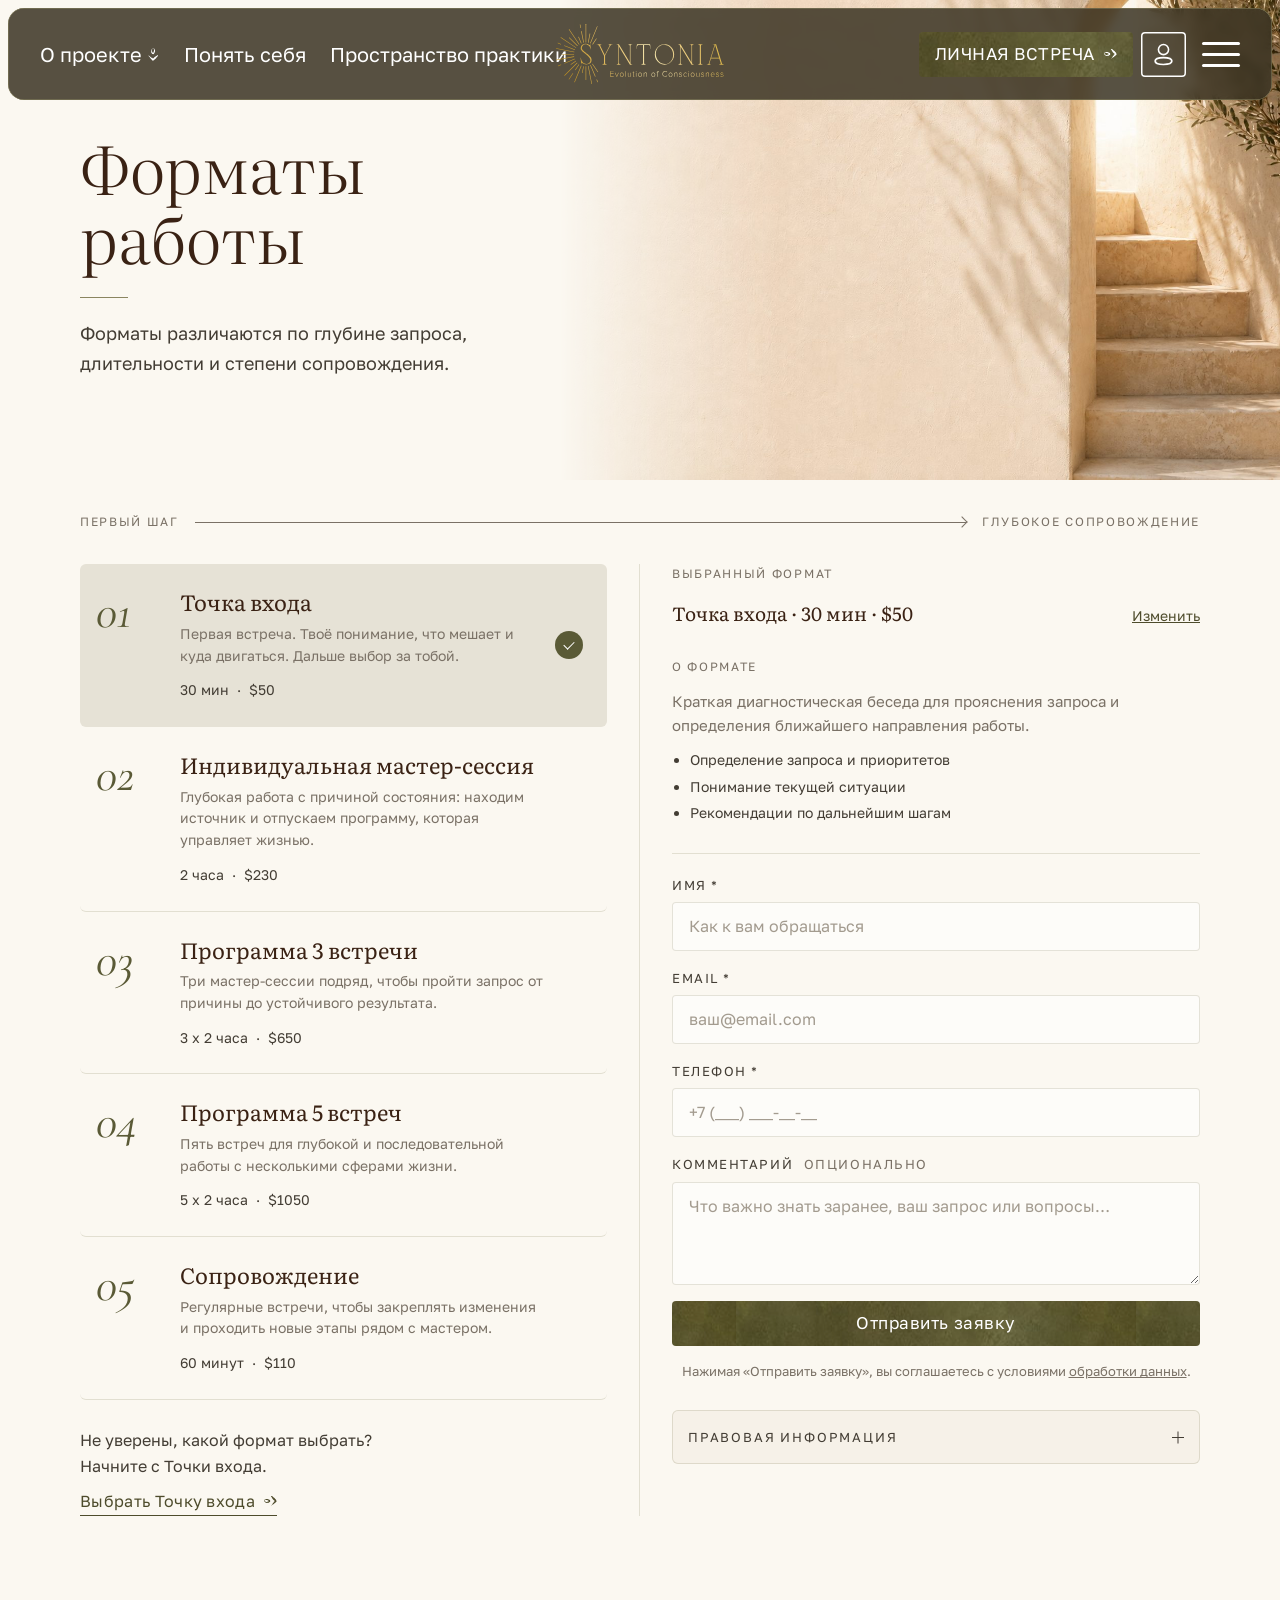
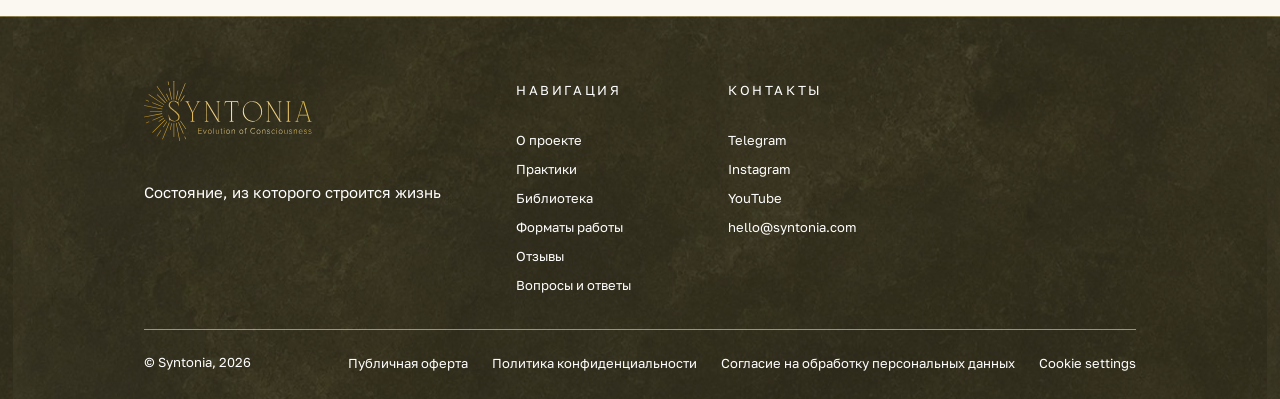
<file: syntonia-formats/booking.html>
<!DOCTYPE html>
<html lang="ru">
<head>
  <meta charset="UTF-8">
  <meta name="viewport" content="width=device-width, initial-scale=1">
  <title>Форматы работы и запись — Syntonia</title>
  <meta name="description" content="Выберите формат работы и оставьте заявку на личную встречу.">

  <link rel="preconnect" href="https://fonts.googleapis.com">
  <link rel="preconnect" href="https://fonts.gstatic.com" crossorigin>
  <link href="https://fonts.googleapis.com/css2?family=Cormorant+Garamond:ital,wght@1,300&family=Golos+Text:wght@400;500&family=Great+Vibes&family=Literata:ital,opsz,wght@0,7..72,300;0,7..72,400;1,7..72,300&family=Lora:ital@1&family=Marck+Script&display=swap" rel="stylesheet">

  <link rel="stylesheet" href="styles.css">
  <script src="data/formats.js" defer></script>
  <script src="script.js" defer></script>
</head>

<body class="page page--inner page--booking">

  <a class="skip-link" href="#main">Перейти к содержанию</a>

  <!-- Header: Figma «header / theme=dark, shape=floating» (167:641) -->
  <header class="site-header site-header--dark site-header--floating" data-header>
    <div class="site-header__inner">

      <nav class="site-header__nav main-nav" aria-label="Основная навигация">
        <ul class="main-nav__list">
          <li class="main-nav__item main-nav__item--dropdown">
            <button class="main-nav__link main-nav__toggle" type="button"
                    aria-expanded="false" aria-controls="nav-about" data-dropdown-toggle>
              О проекте
              <img class="main-nav__chevron" src="assets/icons/icon-chevron.svg" alt="" width="14" height="14">
            </button>
            <ul class="main-nav__dropdown" id="nav-about" hidden>
              <li><a class="main-nav__dropdown-link" href="method.html">Метод Syntonia</a></li>
              <li><a class="main-nav__dropdown-link" href="masters.html">Мастера</a></li>
            </ul>
          </li>
          <li class="main-nav__item"><a class="main-nav__link" href="quiz.html">Понять себя</a></li>
          <li class="main-nav__item"><a class="main-nav__link" href="practice.html">Пространство практики</a></li>
        </ul>
      </nav>

      <a class="site-header__logo logo" href="index.html" aria-label="Syntonia — на главную">
        <img class="logo__image" src="assets/icons/logo-gold.svg" alt="Syntonia — Evolution of Consciousness" width="168" height="60">
      </a>

      <div class="site-header__actions">
        <a class="btn btn--primary btn--textured btn--caps" href="booking.html" aria-current="page">
          Личная встреча
          <img class="btn__icon" src="assets/icons/icon-arrow.svg" alt="" width="14" height="14">
        </a>
        <a class="icon-btn" href="#" aria-label="Личный кабинет (скоро)">
          <img class="icon-btn__image" src="assets/icons/icon-profile.svg" alt="" width="45" height="45">
        </a>
        <button class="burger" type="button" aria-label="Открыть меню"
                aria-expanded="false" aria-controls="mobile-menu" data-menu-toggle>
          <span class="burger__line"></span>
          <span class="burger__line"></span>
          <span class="burger__line"></span>
        </button>
      </div>
    </div>

    <div class="mobile-menu" id="mobile-menu" hidden>
      <ul class="mobile-menu__list">
        <li><a class="mobile-menu__link" href="method.html">Метод Syntonia</a></li>
        <li><a class="mobile-menu__link" href="masters.html">Мастера</a></li>
        <li><a class="mobile-menu__link" href="quiz.html">Понять себя</a></li>
        <li><a class="mobile-menu__link" href="practice.html">Пространство практики</a></li>
        <li><a class="mobile-menu__link" href="library.html">Библиотека</a></li>
        <li><a class="mobile-menu__link mobile-menu__link--accent" href="booking.html" aria-current="page">Личная встреча</a></li>
      </ul>
    </div>
  </header>


  <main id="main">
<!-- Booking: Figma «Booking» (383:286): booking-hero, booking-formats (+ состояния 808:415…833).
     Собрано по эскизу страницы из Figma. Данные форматов: data/formats.js -->
    <section class="page-hero page-hero--split" aria-labelledby="page-title">
      <div class="page-hero__inner container">
        <h1 class="page-hero__title page-hero__title--rule" id="page-title">Форматы работы</h1>
        <p class="page-hero__lead">Форматы различаются по&nbsp;глубине запроса, длительности и&nbsp;степени сопровождения.</p>
      </div>
      <img class="page-hero__side-image page-hero__side-image--fade" src="assets/img/pain-bg.jpg" alt="Светлая каменная лестница под оливковыми ветвями" width="1672" height="941">
    </section>

    <section class="booking" aria-label="Выбор формата и заявка">
      <div class="container">
        <div class="booking__scale" aria-hidden="true">
          <span>Первый шаг</span><span class="booking__scale-line"></span><span>Глубокое сопровождение</span>
        </div>
        <div class="booking__grid">
          <div class="booking__formats">
            <div class="booking-list" role="radiogroup" aria-label="Формат работы" data-booking-list></div>
            <p class="booking__hint">Не&nbsp;уверены, какой формат выбрать? <br>Начните с&nbsp;Точки входа.</p>
            <button class="text-link booking__hint-link" type="button" data-booking-pick="entry">Выбрать Точку входа <span class="icon-arrow" aria-hidden="true"></span></button>
          </div>

          <div class="booking-details" id="question">
            <p class="booking-details__label">Выбранный формат</p>
            <div class="booking-details__selected">
              <p class="booking-details__title" data-booking-title>Точка входа · 30 мин · $50</p>
              <a class="booking-details__change" href="#formats-list" data-booking-change>Изменить</a>
            </div>
            <p class="booking-details__label">О формате</p>
            <p class="booking-details__about" data-booking-about></p>
            <ul class="booking-details__points" data-booking-points></ul>

            <form class="booking-form" novalidate data-booking-form>
              <input type="hidden" name="format" value="entry" data-booking-input>
              <div class="form-field">
                <label class="form-field__label" for="f-name">Имя <span aria-hidden="true">*</span></label>
                <input class="form-field__input" id="f-name" name="name" type="text" autocomplete="name" placeholder="Как к вам обращаться" required>
                <p class="form-field__error" id="f-name-error" hidden>Пожалуйста, укажите имя</p>
              </div>
              <div class="form-field">
                <label class="form-field__label" for="f-email">Email <span aria-hidden="true">*</span></label>
                <input class="form-field__input" id="f-email" name="email" type="email" autocomplete="email" placeholder="ваш@email.com" required>
                <p class="form-field__error" id="f-email-error" hidden>Укажите корректный email</p>
              </div>
              <div class="form-field">
                <label class="form-field__label" for="f-phone">Телефон <span aria-hidden="true">*</span></label>
                <input class="form-field__input" id="f-phone" name="phone" type="tel" autocomplete="tel" placeholder="+7 (___) ___-__-__" required>
                <p class="form-field__error" id="f-phone-error" hidden>Укажите телефон</p>
              </div>
              <div class="form-field">
                <label class="form-field__label" for="f-comment">Комментарий <span class="form-field__optional">опционально</span></label>
                <textarea class="form-field__input form-field__input--area" id="f-comment" name="comment" rows="3" placeholder="Что важно знать заранее, ваш запрос или вопросы…"></textarea>
              </div>
              <button class="btn btn--textured btn--primary btn--block" type="submit">Отправить заявку</button>
              <p class="booking-form__note">Нажимая «Отправить заявку», вы&nbsp;соглашаетесь с&nbsp;условиями <a href="consent.html">обработки данных</a>.</p>
              <p class="booking-form__success" role="status" hidden data-booking-success>Спасибо! Заявка принята. Мы&nbsp;свяжемся с&nbsp;вами, чтобы согласовать время встречи.</p>
            </form>

            <details class="legal-box">
              <summary class="legal-box__summary">Правовая информация <span class="legal-box__plus" aria-hidden="true"></span></summary>
              <div class="legal-box__body">
                <p>Материалы и&nbsp;сессии носят образовательный и&nbsp;консультативный характер и&nbsp;не&nbsp;являются медицинской услугой.</p>
                <p class="legal-box__links"><a href="offer.html">Публичная оферта</a> <a href="privacy.html">Политика конфиденциальности</a> <a href="consent.html">Согласие на&nbsp;обработку персональных данных</a></p>
              </div>
            </details>
          </div>
        </div>
      </div>
    </section>

  </main>

  <!-- Footer: Figma «footer» (148:451) -->
  <footer class="site-footer">
        <div class="site-footer__inner container">
      <div class="site-footer__top">
        <div class="site-footer__brand">
          <a class="logo" href="index.html" aria-label="Syntonia — на главную">
            <img class="logo__image" src="assets/icons/logo-gold.svg" alt="Syntonia — Evolution of Consciousness" width="168" height="60" loading="lazy">
          </a>
          <p class="site-footer__tagline">Состояние, из&nbsp;которого строится жизнь</p>
        </div>
        <nav class="site-footer__col" aria-labelledby="footer-nav-title">
          <p class="site-footer__heading" id="footer-nav-title">Навигация</p>
          <ul class="site-footer__list">
            <li><a class="site-footer__link" href="method.html">О проекте</a></li>
            <li><a class="site-footer__link" href="practice.html">Практики</a></li>
            <li><a class="site-footer__link" href="library.html">Библиотека</a></li>
            <li><a class="site-footer__link" href="booking.html">Форматы работы</a></li>
            <li><a class="site-footer__link" href="index.html#voices">Отзывы</a></li>
            <li><a class="site-footer__link" href="index.html#faq">Вопросы и ответы</a></li>
          </ul>
        </nav>
        <div class="site-footer__col">
          <p class="site-footer__heading" id="footer-contacts-title">Контакты</p>
          <ul class="site-footer__list" aria-labelledby="footer-contacts-title">
            <li><a class="site-footer__link" href="#" rel="noopener">Telegram</a></li>
            <li><a class="site-footer__link" href="#" rel="noopener">Instagram</a></li>
            <li><a class="site-footer__link" href="#" rel="noopener">YouTube</a></li>
            <li><a class="site-footer__link" href="mailto:hello@syntonia.com">hello@syntonia.com</a></li>
          </ul>
        </div>
      </div>
      <div class="site-footer__bottom">
        <p class="site-footer__copy">© Syntonia, 2026</p>
        <ul class="site-footer__legal">
          <li><a class="site-footer__link" href="offer.html">Публичная оферта</a></li>
          <li><a class="site-footer__link" href="privacy.html">Политика конфиденциальности</a></li>
          <li><a class="site-footer__link" href="consent.html">Согласие на обработку персональных данных</a></li>
          <li><button class="site-footer__link site-footer__cookie" type="button" data-cookie-settings>Cookie settings</button></li>
        </ul>
      </div>
    </div>
  </footer>


</body>
</html>
</file>
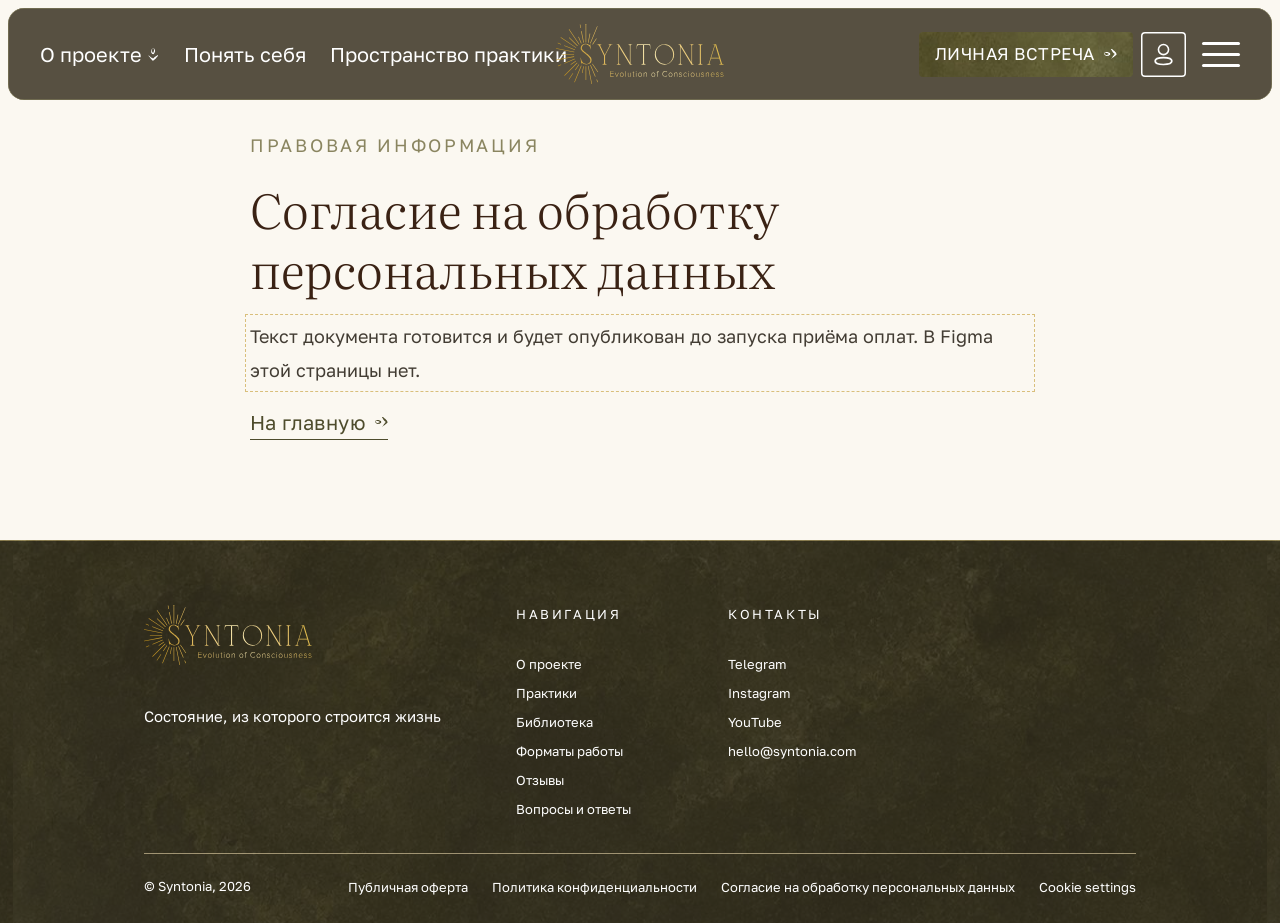
<file: syntonia-formats/consent.html>
<!DOCTYPE html>
<html lang="ru">
<head>
  <meta charset="UTF-8">
  <meta name="viewport" content="width=device-width, initial-scale=1">
  <title>Согласие на обработку персональных данных — Syntonia</title>
  <meta name="description" content="Согласие на обработку персональных данных.">

  <link rel="preconnect" href="https://fonts.googleapis.com">
  <link rel="preconnect" href="https://fonts.gstatic.com" crossorigin>
  <link href="https://fonts.googleapis.com/css2?family=Cormorant+Garamond:ital,wght@1,300&family=Golos+Text:wght@400;500&family=Great+Vibes&family=Literata:ital,opsz,wght@0,7..72,300;0,7..72,400;1,7..72,300&family=Lora:ital@1&family=Marck+Script&display=swap" rel="stylesheet">

  <link rel="stylesheet" href="styles.css">
  <script src="script.js" defer></script>
</head>

<body class="page page--inner page--legal">

  <a class="skip-link" href="#main">Перейти к содержанию</a>

  <!-- Header: Figma «header / theme=dark, shape=floating» (167:641) -->
  <header class="site-header site-header--dark site-header--floating" data-header>
    <div class="site-header__inner">

      <nav class="site-header__nav main-nav" aria-label="Основная навигация">
        <ul class="main-nav__list">
          <li class="main-nav__item main-nav__item--dropdown">
            <button class="main-nav__link main-nav__toggle" type="button"
                    aria-expanded="false" aria-controls="nav-about" data-dropdown-toggle>
              О проекте
              <img class="main-nav__chevron" src="assets/icons/icon-chevron.svg" alt="" width="14" height="14">
            </button>
            <ul class="main-nav__dropdown" id="nav-about" hidden>
              <li><a class="main-nav__dropdown-link" href="method.html">Метод Syntonia</a></li>
              <li><a class="main-nav__dropdown-link" href="masters.html">Мастера</a></li>
            </ul>
          </li>
          <li class="main-nav__item"><a class="main-nav__link" href="quiz.html">Понять себя</a></li>
          <li class="main-nav__item"><a class="main-nav__link" href="practice.html">Пространство практики</a></li>
        </ul>
      </nav>

      <a class="site-header__logo logo" href="index.html" aria-label="Syntonia — на главную">
        <img class="logo__image" src="assets/icons/logo-gold.svg" alt="Syntonia — Evolution of Consciousness" width="168" height="60">
      </a>

      <div class="site-header__actions">
        <a class="btn btn--primary btn--textured btn--caps" href="booking.html">
          Личная встреча
          <img class="btn__icon" src="assets/icons/icon-arrow.svg" alt="" width="14" height="14">
        </a>
        <a class="icon-btn" href="#" aria-label="Личный кабинет (скоро)">
          <img class="icon-btn__image" src="assets/icons/icon-profile.svg" alt="" width="45" height="45">
        </a>
        <button class="burger" type="button" aria-label="Открыть меню"
                aria-expanded="false" aria-controls="mobile-menu" data-menu-toggle>
          <span class="burger__line"></span>
          <span class="burger__line"></span>
          <span class="burger__line"></span>
        </button>
      </div>
    </div>

    <div class="mobile-menu" id="mobile-menu" hidden>
      <ul class="mobile-menu__list">
        <li><a class="mobile-menu__link" href="method.html">Метод Syntonia</a></li>
        <li><a class="mobile-menu__link" href="masters.html">Мастера</a></li>
        <li><a class="mobile-menu__link" href="quiz.html">Понять себя</a></li>
        <li><a class="mobile-menu__link" href="practice.html">Пространство практики</a></li>
        <li><a class="mobile-menu__link" href="library.html">Библиотека</a></li>
        <li><a class="mobile-menu__link mobile-menu__link--accent" href="booking.html">Личная встреча</a></li>
      </ul>
    </div>
  </header>


  <main id="main">
    <section class="legal-page" aria-labelledby="page-title">
      <div class="container legal-page__inner">
        <p class="eyebrow">Правовая информация</p>
        <h1 class="h2" id="page-title">Согласие на обработку персональных данных</h1>
        <p class="legal-page__text" data-draft>Текст документа готовится и&nbsp;будет опубликован до&nbsp;запуска приёма оплат. В&nbsp;Figma этой страницы нет.</p>
        <a class="text-link" href="index.html">На главную <span class="icon-arrow" aria-hidden="true"></span></a>
      </div>
    </section>

  </main>

  <!-- Footer: Figma «footer» (148:451) -->
  <footer class="site-footer">
        <div class="site-footer__inner container">
      <div class="site-footer__top">
        <div class="site-footer__brand">
          <a class="logo" href="index.html" aria-label="Syntonia — на главную">
            <img class="logo__image" src="assets/icons/logo-gold.svg" alt="Syntonia — Evolution of Consciousness" width="168" height="60" loading="lazy">
          </a>
          <p class="site-footer__tagline">Состояние, из&nbsp;которого строится жизнь</p>
        </div>
        <nav class="site-footer__col" aria-labelledby="footer-nav-title">
          <p class="site-footer__heading" id="footer-nav-title">Навигация</p>
          <ul class="site-footer__list">
            <li><a class="site-footer__link" href="method.html">О проекте</a></li>
            <li><a class="site-footer__link" href="practice.html">Практики</a></li>
            <li><a class="site-footer__link" href="library.html">Библиотека</a></li>
            <li><a class="site-footer__link" href="booking.html">Форматы работы</a></li>
            <li><a class="site-footer__link" href="index.html#voices">Отзывы</a></li>
            <li><a class="site-footer__link" href="index.html#faq">Вопросы и ответы</a></li>
          </ul>
        </nav>
        <div class="site-footer__col">
          <p class="site-footer__heading" id="footer-contacts-title">Контакты</p>
          <ul class="site-footer__list" aria-labelledby="footer-contacts-title">
            <li><a class="site-footer__link" href="#" rel="noopener">Telegram</a></li>
            <li><a class="site-footer__link" href="#" rel="noopener">Instagram</a></li>
            <li><a class="site-footer__link" href="#" rel="noopener">YouTube</a></li>
            <li><a class="site-footer__link" href="mailto:hello@syntonia.com">hello@syntonia.com</a></li>
          </ul>
        </div>
      </div>
      <div class="site-footer__bottom">
        <p class="site-footer__copy">© Syntonia, 2026</p>
        <ul class="site-footer__legal">
          <li><a class="site-footer__link" href="offer.html">Публичная оферта</a></li>
          <li><a class="site-footer__link" href="privacy.html">Политика конфиденциальности</a></li>
          <li><a class="site-footer__link" href="consent.html">Согласие на обработку персональных данных</a></li>
          <li><button class="site-footer__link site-footer__cookie" type="button" data-cookie-settings>Cookie settings</button></li>
        </ul>
      </div>
    </div>
  </footer>


</body>
</html>
</file>
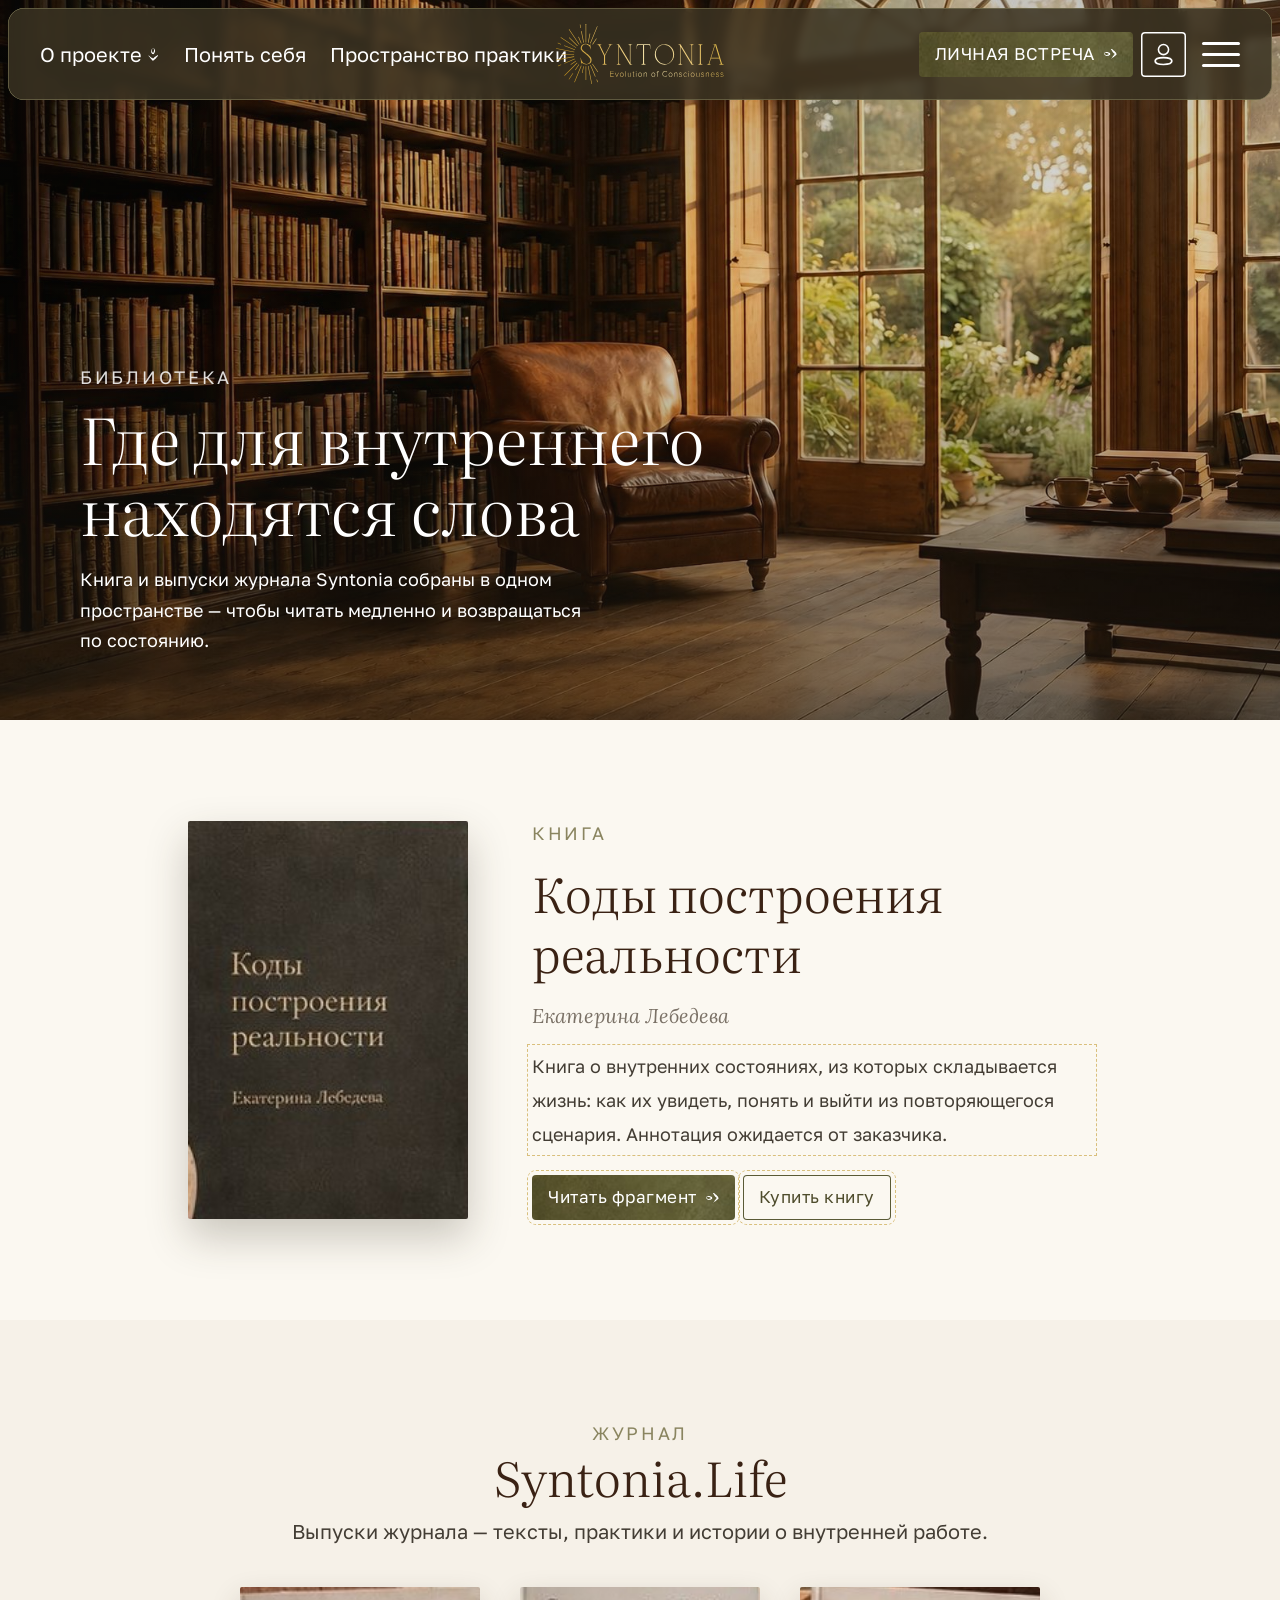
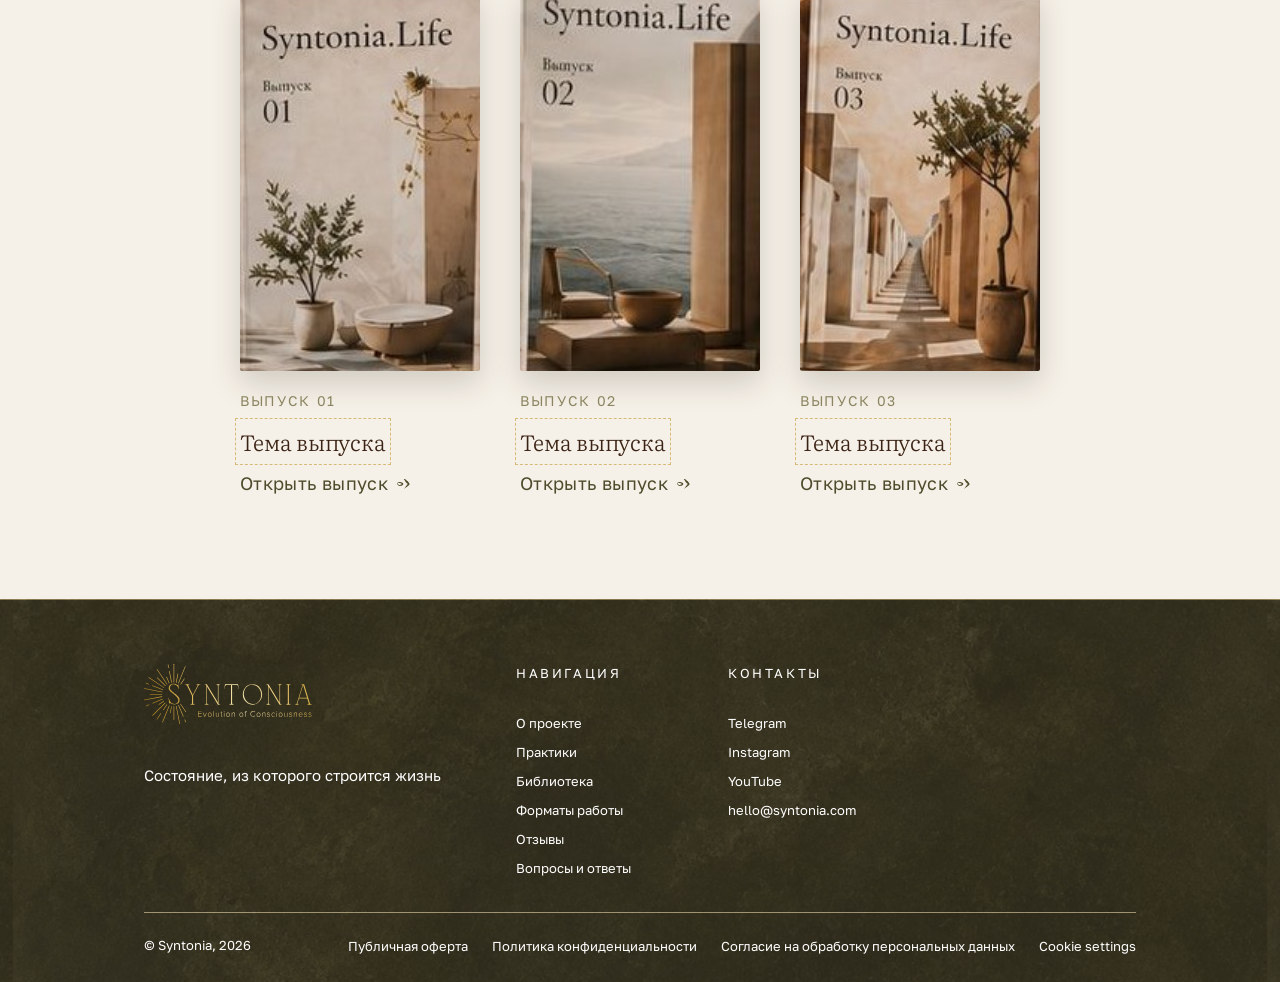
<file: syntonia-formats/library.html>
<!DOCTYPE html>
<html lang="ru">
<head>
  <meta charset="UTF-8">
  <meta name="viewport" content="width=device-width, initial-scale=1">
  <title>Библиотека — Syntonia</title>
  <meta name="description" content="Книга «Коды построения реальности» и журнал Syntonia.Life.">

  <link rel="preconnect" href="https://fonts.googleapis.com">
  <link rel="preconnect" href="https://fonts.gstatic.com" crossorigin>
  <link href="https://fonts.googleapis.com/css2?family=Cormorant+Garamond:ital,wght@1,300&family=Golos+Text:wght@400;500&family=Great+Vibes&family=Literata:ital,opsz,wght@0,7..72,300;0,7..72,400;1,7..72,300&family=Lora:ital@1&family=Marck+Script&display=swap" rel="stylesheet">

  <link rel="stylesheet" href="styles.css">
  <script src="script.js" defer></script>
</head>

<body class="page page--inner page--library">

  <a class="skip-link" href="#main">Перейти к содержанию</a>

  <!-- Header: Figma «header / theme=dark, shape=floating» (167:641) -->
  <header class="site-header site-header--dark site-header--floating" data-header>
    <div class="site-header__inner">

      <nav class="site-header__nav main-nav" aria-label="Основная навигация">
        <ul class="main-nav__list">
          <li class="main-nav__item main-nav__item--dropdown">
            <button class="main-nav__link main-nav__toggle" type="button"
                    aria-expanded="false" aria-controls="nav-about" data-dropdown-toggle>
              О проекте
              <img class="main-nav__chevron" src="assets/icons/icon-chevron.svg" alt="" width="14" height="14">
            </button>
            <ul class="main-nav__dropdown" id="nav-about" hidden>
              <li><a class="main-nav__dropdown-link" href="method.html">Метод Syntonia</a></li>
              <li><a class="main-nav__dropdown-link" href="masters.html">Мастера</a></li>
            </ul>
          </li>
          <li class="main-nav__item"><a class="main-nav__link" href="quiz.html">Понять себя</a></li>
          <li class="main-nav__item"><a class="main-nav__link" href="practice.html">Пространство практики</a></li>
        </ul>
      </nav>

      <a class="site-header__logo logo" href="index.html" aria-label="Syntonia — на главную">
        <img class="logo__image" src="assets/icons/logo-gold.svg" alt="Syntonia — Evolution of Consciousness" width="168" height="60">
      </a>

      <div class="site-header__actions">
        <a class="btn btn--primary btn--textured btn--caps" href="booking.html">
          Личная встреча
          <img class="btn__icon" src="assets/icons/icon-arrow.svg" alt="" width="14" height="14">
        </a>
        <a class="icon-btn" href="#" aria-label="Личный кабинет (скоро)">
          <img class="icon-btn__image" src="assets/icons/icon-profile.svg" alt="" width="45" height="45">
        </a>
        <button class="burger" type="button" aria-label="Открыть меню"
                aria-expanded="false" aria-controls="mobile-menu" data-menu-toggle>
          <span class="burger__line"></span>
          <span class="burger__line"></span>
          <span class="burger__line"></span>
        </button>
      </div>
    </div>

    <div class="mobile-menu" id="mobile-menu" hidden>
      <ul class="mobile-menu__list">
        <li><a class="mobile-menu__link" href="method.html">Метод Syntonia</a></li>
        <li><a class="mobile-menu__link" href="masters.html">Мастера</a></li>
        <li><a class="mobile-menu__link" href="quiz.html">Понять себя</a></li>
        <li><a class="mobile-menu__link" href="practice.html">Пространство практики</a></li>
        <li><a class="mobile-menu__link" href="library.html" aria-current="page">Библиотека</a></li>
        <li><a class="mobile-menu__link mobile-menu__link--accent" href="booking.html">Личная встреча</a></li>
      </ul>
    </div>
  </header>


  <main id="main">
<!-- Library: Figma «Library» (267:450): library-hero, book, journal, issues.
     Финальный фрейм не выгружен (лимит API) — собрано в стилистике секции «Библиотека» главной. -->
    <section class="page-hero page-hero--image" aria-labelledby="page-title">
      <img class="section-bg" src="assets/img/library-hero.jpg" alt="" width="1586" height="992">
      <div class="page-hero__inner container">
        <p class="eyebrow eyebrow--light">Библиотека</p>
        <h1 class="page-hero__title" id="page-title">Где для внутреннего находятся слова</h1>
        <p class="page-hero__lead">Книга и&nbsp;выпуски журнала Syntonia собраны в&nbsp;одном пространстве&nbsp;— чтобы читать медленно и&nbsp;возвращаться по&nbsp;состоянию.</p>
      </div>
    </section>

    <section class="book" aria-labelledby="book-title">
      <div class="book__inner container">
        <img class="book__cover" src="assets/img/book-cover.jpg" alt="Обложка книги «Коды построения реальности», автор Екатерина Лебедева" width="201" height="298" loading="lazy">
        <div class="book__body">
          <p class="eyebrow">Книга</p>
          <h2 class="h2" id="book-title">Коды построения реальности</h2>
          <p class="book__author">Екатерина Лебедева</p>
          <p class="book__text" data-draft>Книга о&nbsp;внутренних состояниях, из&nbsp;которых складывается жизнь: как их&nbsp;увидеть, понять и&nbsp;выйти из&nbsp;повторяющегося сценария. Аннотация ожидается от&nbsp;заказчика.</p>
          <div class="btn-row">
            <a class="btn btn--textured btn--primary" href="#" data-draft>Читать фрагмент <span class="icon-arrow" aria-hidden="true"></span></a>
            <a class="btn btn--outline" href="#" data-draft>Купить книгу</a>
          </div>
        </div>
      </div>
    </section>

    <section class="journal" aria-labelledby="journal-title">
      <div class="container">
        <header class="section-head">
          <p class="eyebrow">Журнал</p>
          <h2 class="h2" id="journal-title">Syntonia.Life</h2>
          <p class="section-head__sub">Выпуски журнала&nbsp;— тексты, практики и&nbsp;истории о&nbsp;внутренней работе.</p>
        </header>
        <ul class="issues" id="issues">
          <li class="issue-card">
            <img class="issue-card__cover" src="assets/img/journal-01.jpg" alt="Обложка журнала Syntonia.Life, выпуск 01" width="160" height="256" loading="lazy">
            <p class="issue-card__num">Выпуск 01</p>
            <h3 class="issue-card__title" data-draft>Тема выпуска</h3>
            <a class="text-link text-link--plain" href="#">Открыть выпуск <span class="icon-arrow" aria-hidden="true"></span></a>
          </li>
          <li class="issue-card">
            <img class="issue-card__cover" src="assets/img/journal-02.jpg" alt="Обложка журнала Syntonia.Life, выпуск 02" width="160" height="256" loading="lazy">
            <p class="issue-card__num">Выпуск 02</p>
            <h3 class="issue-card__title" data-draft>Тема выпуска</h3>
            <a class="text-link text-link--plain" href="#">Открыть выпуск <span class="icon-arrow" aria-hidden="true"></span></a>
          </li>
          <li class="issue-card">
            <img class="issue-card__cover" src="assets/img/journal-03.jpg" alt="Обложка журнала Syntonia.Life, выпуск 03" width="160" height="256" loading="lazy">
            <p class="issue-card__num">Выпуск 03</p>
            <h3 class="issue-card__title" data-draft>Тема выпуска</h3>
            <a class="text-link text-link--plain" href="#">Открыть выпуск <span class="icon-arrow" aria-hidden="true"></span></a>
          </li>
        </ul>
      </div>
    </section>

  </main>

  <!-- Footer: Figma «footer» (148:451) -->
  <footer class="site-footer">
        <div class="site-footer__inner container">
      <div class="site-footer__top">
        <div class="site-footer__brand">
          <a class="logo" href="index.html" aria-label="Syntonia — на главную">
            <img class="logo__image" src="assets/icons/logo-gold.svg" alt="Syntonia — Evolution of Consciousness" width="168" height="60" loading="lazy">
          </a>
          <p class="site-footer__tagline">Состояние, из&nbsp;которого строится жизнь</p>
        </div>
        <nav class="site-footer__col" aria-labelledby="footer-nav-title">
          <p class="site-footer__heading" id="footer-nav-title">Навигация</p>
          <ul class="site-footer__list">
            <li><a class="site-footer__link" href="method.html">О проекте</a></li>
            <li><a class="site-footer__link" href="practice.html">Практики</a></li>
            <li><a class="site-footer__link" href="library.html">Библиотека</a></li>
            <li><a class="site-footer__link" href="booking.html">Форматы работы</a></li>
            <li><a class="site-footer__link" href="index.html#voices">Отзывы</a></li>
            <li><a class="site-footer__link" href="index.html#faq">Вопросы и ответы</a></li>
          </ul>
        </nav>
        <div class="site-footer__col">
          <p class="site-footer__heading" id="footer-contacts-title">Контакты</p>
          <ul class="site-footer__list" aria-labelledby="footer-contacts-title">
            <li><a class="site-footer__link" href="#" rel="noopener">Telegram</a></li>
            <li><a class="site-footer__link" href="#" rel="noopener">Instagram</a></li>
            <li><a class="site-footer__link" href="#" rel="noopener">YouTube</a></li>
            <li><a class="site-footer__link" href="mailto:hello@syntonia.com">hello@syntonia.com</a></li>
          </ul>
        </div>
      </div>
      <div class="site-footer__bottom">
        <p class="site-footer__copy">© Syntonia, 2026</p>
        <ul class="site-footer__legal">
          <li><a class="site-footer__link" href="offer.html">Публичная оферта</a></li>
          <li><a class="site-footer__link" href="privacy.html">Политика конфиденциальности</a></li>
          <li><a class="site-footer__link" href="consent.html">Согласие на обработку персональных данных</a></li>
          <li><button class="site-footer__link site-footer__cookie" type="button" data-cookie-settings>Cookie settings</button></li>
        </ul>
      </div>
    </div>
  </footer>


</body>
</html>
</file>
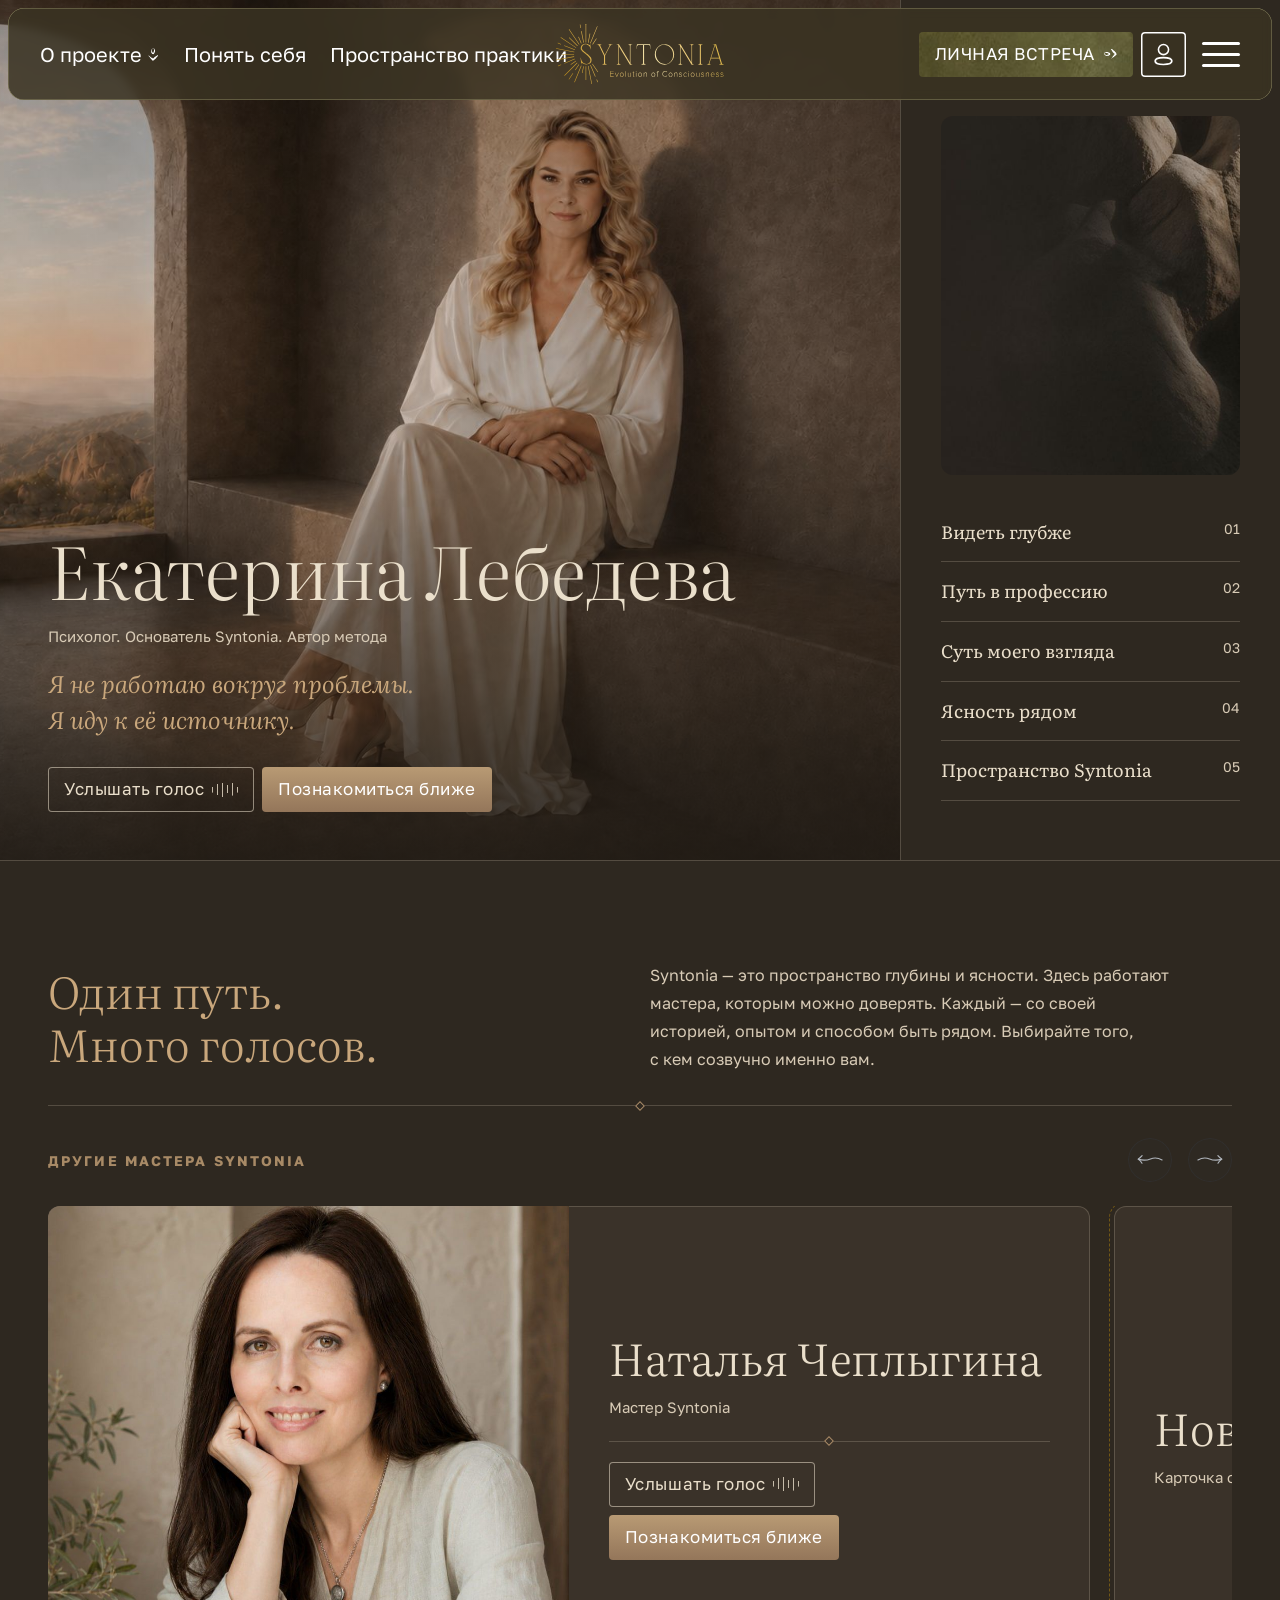
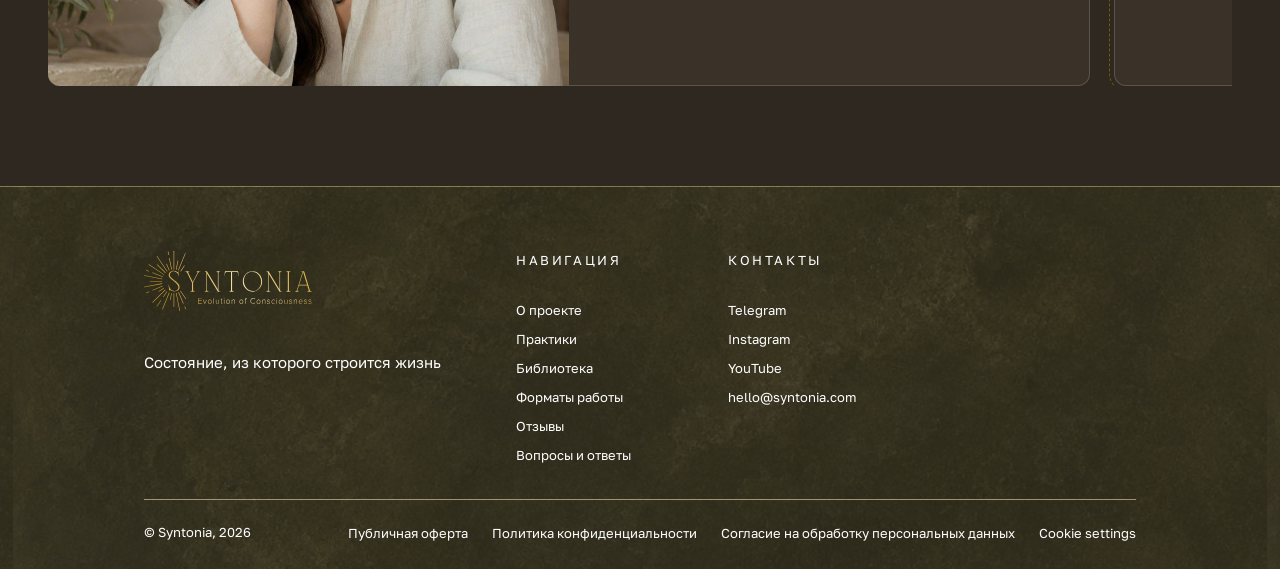
<file: syntonia-formats/masters.html>
<!DOCTYPE html>
<html lang="ru">
<head>
  <meta charset="UTF-8">
  <meta name="viewport" content="width=device-width, initial-scale=1">
  <title>Мастера — Syntonia</title>
  <meta name="description" content="Екатерина Лебедева, основатель Syntonia, и мастера пространства.">

  <link rel="preconnect" href="https://fonts.googleapis.com">
  <link rel="preconnect" href="https://fonts.gstatic.com" crossorigin>
  <link href="https://fonts.googleapis.com/css2?family=Cormorant+Garamond:ital,wght@1,300&family=Golos+Text:wght@400;500&family=Great+Vibes&family=Literata:ital,opsz,wght@0,7..72,300;0,7..72,400;1,7..72,300&family=Lora:ital@1&family=Marck+Script&display=swap" rel="stylesheet">

  <link rel="stylesheet" href="styles.css">
  <script src="script.js" defer></script>
</head>

<body class="page page--inner page--masters">

  <a class="skip-link" href="#main">Перейти к содержанию</a>

  <!-- Header: Figma «header / theme=dark, shape=floating» (167:641) -->
  <header class="site-header site-header--dark site-header--floating" data-header>
    <div class="site-header__inner">

      <nav class="site-header__nav main-nav" aria-label="Основная навигация">
        <ul class="main-nav__list">
          <li class="main-nav__item main-nav__item--dropdown">
            <button class="main-nav__link main-nav__toggle" type="button"
                    aria-expanded="false" aria-controls="nav-about" data-dropdown-toggle>
              О проекте
              <img class="main-nav__chevron" src="assets/icons/icon-chevron.svg" alt="" width="14" height="14">
            </button>
            <ul class="main-nav__dropdown" id="nav-about" hidden>
              <li><a class="main-nav__dropdown-link" href="method.html">Метод Syntonia</a></li>
              <li><a class="main-nav__dropdown-link" href="masters.html" aria-current="page">Мастера</a></li>
            </ul>
          </li>
          <li class="main-nav__item"><a class="main-nav__link" href="quiz.html">Понять себя</a></li>
          <li class="main-nav__item"><a class="main-nav__link" href="practice.html">Пространство практики</a></li>
        </ul>
      </nav>

      <a class="site-header__logo logo" href="index.html" aria-label="Syntonia — на главную">
        <img class="logo__image" src="assets/icons/logo-gold.svg" alt="Syntonia — Evolution of Consciousness" width="168" height="60">
      </a>

      <div class="site-header__actions">
        <a class="btn btn--primary btn--textured btn--caps" href="booking.html">
          Личная встреча
          <img class="btn__icon" src="assets/icons/icon-arrow.svg" alt="" width="14" height="14">
        </a>
        <a class="icon-btn" href="#" aria-label="Личный кабинет (скоро)">
          <img class="icon-btn__image" src="assets/icons/icon-profile.svg" alt="" width="45" height="45">
        </a>
        <button class="burger" type="button" aria-label="Открыть меню"
                aria-expanded="false" aria-controls="mobile-menu" data-menu-toggle>
          <span class="burger__line"></span>
          <span class="burger__line"></span>
          <span class="burger__line"></span>
        </button>
      </div>
    </div>

    <div class="mobile-menu" id="mobile-menu" hidden>
      <ul class="mobile-menu__list">
        <li><a class="mobile-menu__link" href="method.html">Метод Syntonia</a></li>
        <li><a class="mobile-menu__link" href="masters.html" aria-current="page">Мастера</a></li>
        <li><a class="mobile-menu__link" href="quiz.html">Понять себя</a></li>
        <li><a class="mobile-menu__link" href="practice.html">Пространство практики</a></li>
        <li><a class="mobile-menu__link" href="library.html">Библиотека</a></li>
        <li><a class="mobile-menu__link mobile-menu__link--accent" href="booking.html">Личная встреча</a></li>
      </ul>
    </div>
  </header>


  <main id="main">
<!-- Masters: Figma «Masters» (217:237): founder-hero, masters-team, masters-more.
     Собрано по эскизу страницы из Figma (растровый макет). -->
    <section class="master-hero" aria-labelledby="page-title">
      <div class="master-hero__media">
        <img class="master-hero__image" src="assets/img/masters-founder.jpg" alt="Екатерина Лебедева сидит в каменной нише у арки с видом на горы" width="1448" height="1086">
        <div class="master-hero__content">
          <h1 class="master-hero__title" id="page-title">Екатерина Лебедева</h1>
          <p class="master-hero__role">Психолог. Основатель Syntonia. Автор метода</p>
          <p class="master-hero__quote">Я&nbsp;не&nbsp;работаю вокруг проблемы. <br>Я&nbsp;иду к&nbsp;её&nbsp;источнику.</p>
          <div class="btn-row">
            <button class="btn btn--ghost-light" type="button" data-audio-stub>Услышать голос <span class="wave-icon" aria-hidden="true"></span></button>
            <a class="btn btn--sand" href="#founder-story">Познакомиться ближе</a>
          </div>
        </div>
      </div>
      <aside class="master-hero__side" aria-label="Разделы о мастере">
        <img class="master-hero__stone" src="assets/img/masters-stone.jpg" alt="" width="476" height="752">
        <ol class="master-topics" id="founder-story">
          <li><details class="master-topic"><summary>Видеть глубже <span>01</span></summary><p data-draft>Текст раздела ожидается от&nbsp;заказчика.</p></details></li>
          <li><details class="master-topic"><summary>Путь в&nbsp;профессию <span>02</span></summary><p data-draft>Текст раздела ожидается от&nbsp;заказчика.</p></details></li>
          <li><details class="master-topic"><summary>Суть моего взгляда <span>03</span></summary><p data-draft>Текст раздела ожидается от&nbsp;заказчика.</p></details></li>
          <li><details class="master-topic"><summary>Ясность рядом <span>04</span></summary><p data-draft>Текст раздела ожидается от&nbsp;заказчика.</p></details></li>
          <li><details class="master-topic"><summary>Пространство Syntonia <span>05</span></summary><p data-draft>Текст раздела ожидается от&nbsp;заказчика.</p></details></li>
        </ol>
      </aside>
    </section>

    <section class="masters-team" aria-labelledby="team-title">
      <div class="container">
        <div class="masters-team__head">
          <h2 class="masters-team__title" id="team-title">Один путь. <br>Много голосов.</h2>
          <p class="masters-team__text">Syntonia&nbsp;— это пространство глубины и&nbsp;ясности. Здесь работают мастера, которым можно доверять. Каждый&nbsp;— со&nbsp;своей историей, опытом и&nbsp;способом быть рядом. Выбирайте того, с&nbsp;кем созвучно именно вам.</p>
        </div>
        <div class="ornament-line" aria-hidden="true"></div>
        <div class="masters-more__bar">
          <h2 class="eyebrow eyebrow--sand">Другие мастера Syntonia</h2>
          <div class="slider-arrows">
            <button class="slider-arrow slider-arrow--light slider-arrow--prev" type="button" aria-label="Предыдущий мастер" data-masters-prev></button>
            <button class="slider-arrow slider-arrow--light slider-arrow--next" type="button" aria-label="Следующий мастер" data-masters-next></button>
          </div>
        </div>
        <ul class="masters-track" data-masters-track>
          <li class="master-card">
            <img class="master-card__photo" src="assets/img/master-natalia.jpg" alt="Наталья Чеплыгина в бежевом жакете" width="1024" height="1280" loading="lazy">
            <div class="master-card__body">
              <h3 class="master-card__name">Наталья Чеплыгина</h3>
              <p class="master-card__role">Мастер Syntonia</p>
              <div class="ornament-line ornament-line--short" aria-hidden="true"></div>
              <div class="btn-row">
                <button class="btn btn--ghost-light" type="button" data-audio-stub>Услышать голос <span class="wave-icon" aria-hidden="true"></span></button>
                <a class="btn btn--sand" href="booking.html">Познакомиться ближе</a>
              </div>
            </div>
          </li>
          <li class="master-card master-card--placeholder" data-draft>
            <div class="master-card__body">
              <h3 class="master-card__name">Новый мастер</h3>
              <p class="master-card__role">Карточка ожидает данных: фото, имя, описание</p>
            </div>
          </li>
        </ul>
      </div>
    </section>

  </main>

  <!-- Footer: Figma «footer» (148:451) -->
  <footer class="site-footer">
        <div class="site-footer__inner container">
      <div class="site-footer__top">
        <div class="site-footer__brand">
          <a class="logo" href="index.html" aria-label="Syntonia — на главную">
            <img class="logo__image" src="assets/icons/logo-gold.svg" alt="Syntonia — Evolution of Consciousness" width="168" height="60" loading="lazy">
          </a>
          <p class="site-footer__tagline">Состояние, из&nbsp;которого строится жизнь</p>
        </div>
        <nav class="site-footer__col" aria-labelledby="footer-nav-title">
          <p class="site-footer__heading" id="footer-nav-title">Навигация</p>
          <ul class="site-footer__list">
            <li><a class="site-footer__link" href="method.html">О проекте</a></li>
            <li><a class="site-footer__link" href="practice.html">Практики</a></li>
            <li><a class="site-footer__link" href="library.html">Библиотека</a></li>
            <li><a class="site-footer__link" href="booking.html">Форматы работы</a></li>
            <li><a class="site-footer__link" href="index.html#voices">Отзывы</a></li>
            <li><a class="site-footer__link" href="index.html#faq">Вопросы и ответы</a></li>
          </ul>
        </nav>
        <div class="site-footer__col">
          <p class="site-footer__heading" id="footer-contacts-title">Контакты</p>
          <ul class="site-footer__list" aria-labelledby="footer-contacts-title">
            <li><a class="site-footer__link" href="#" rel="noopener">Telegram</a></li>
            <li><a class="site-footer__link" href="#" rel="noopener">Instagram</a></li>
            <li><a class="site-footer__link" href="#" rel="noopener">YouTube</a></li>
            <li><a class="site-footer__link" href="mailto:hello@syntonia.com">hello@syntonia.com</a></li>
          </ul>
        </div>
      </div>
      <div class="site-footer__bottom">
        <p class="site-footer__copy">© Syntonia, 2026</p>
        <ul class="site-footer__legal">
          <li><a class="site-footer__link" href="offer.html">Публичная оферта</a></li>
          <li><a class="site-footer__link" href="privacy.html">Политика конфиденциальности</a></li>
          <li><a class="site-footer__link" href="consent.html">Согласие на обработку персональных данных</a></li>
          <li><button class="site-footer__link site-footer__cookie" type="button" data-cookie-settings>Cookie settings</button></li>
        </ul>
      </div>
    </div>
  </footer>


</body>
</html>
</file>
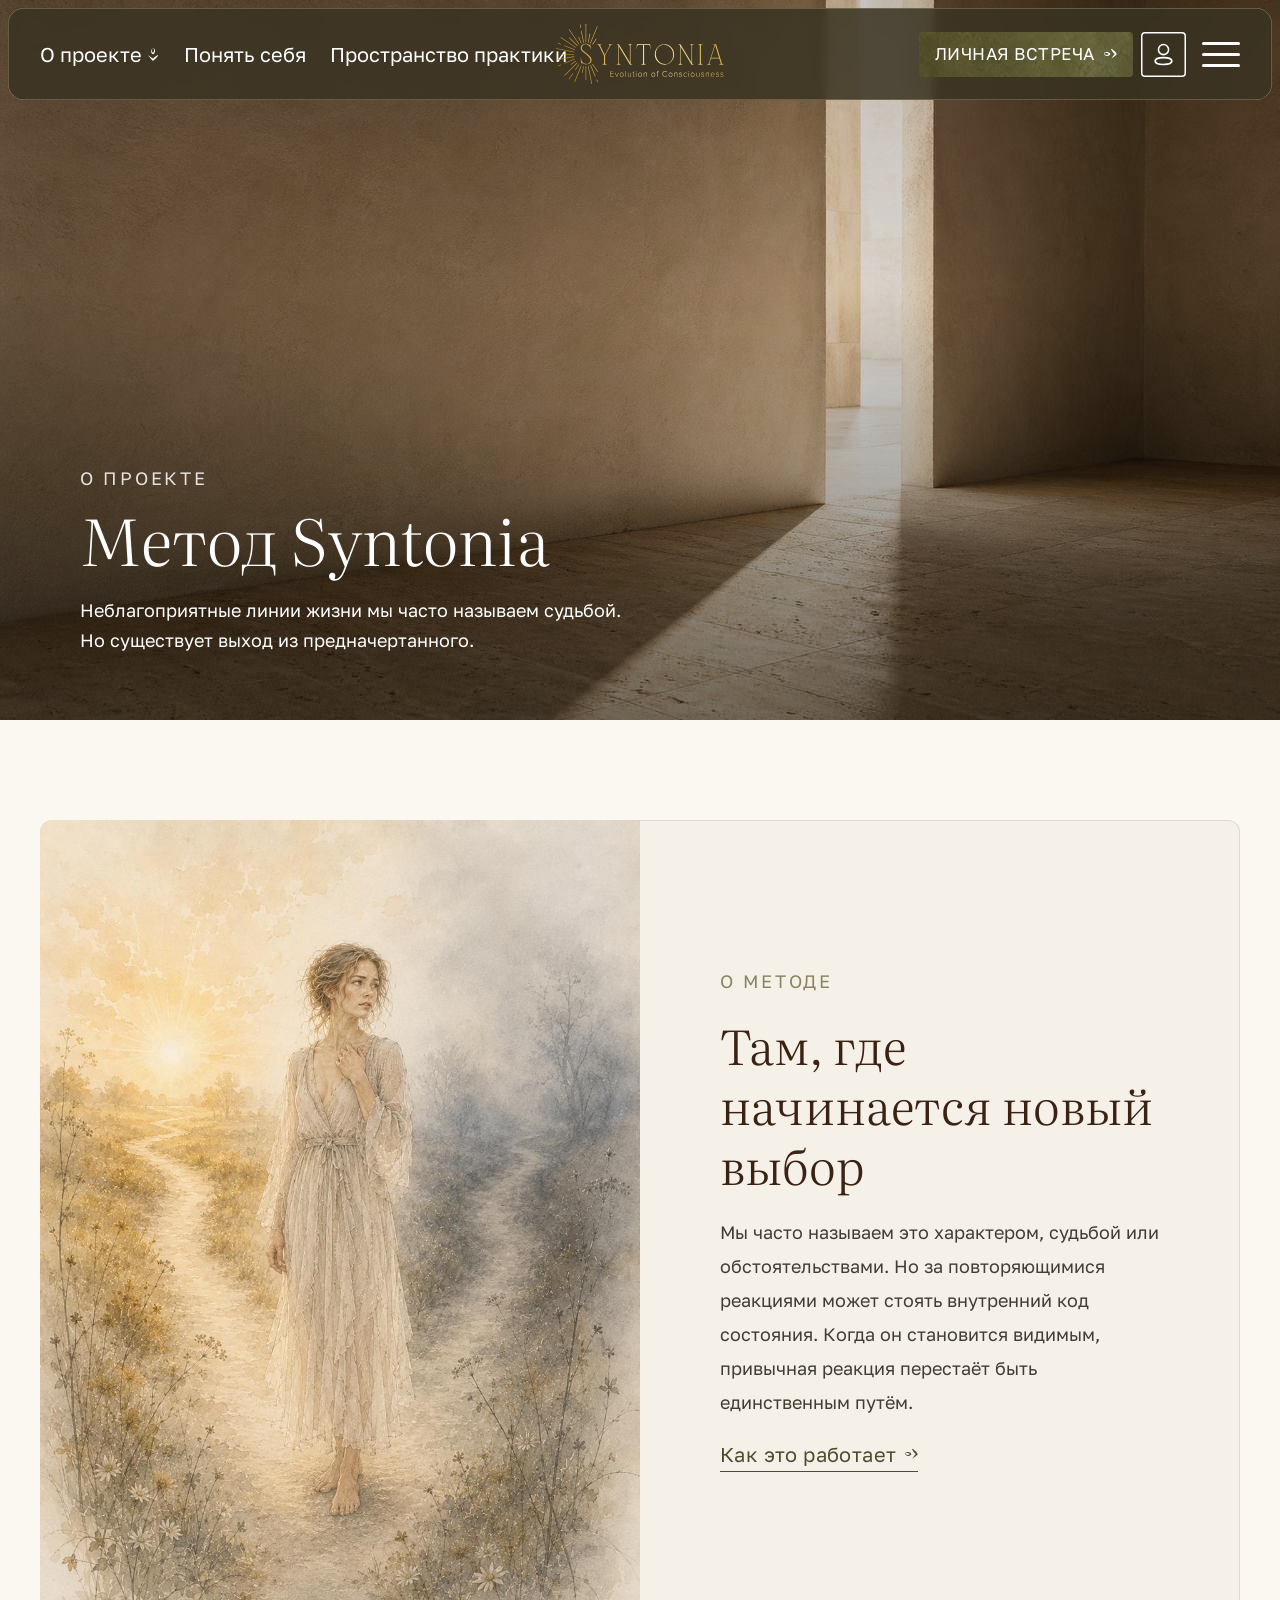
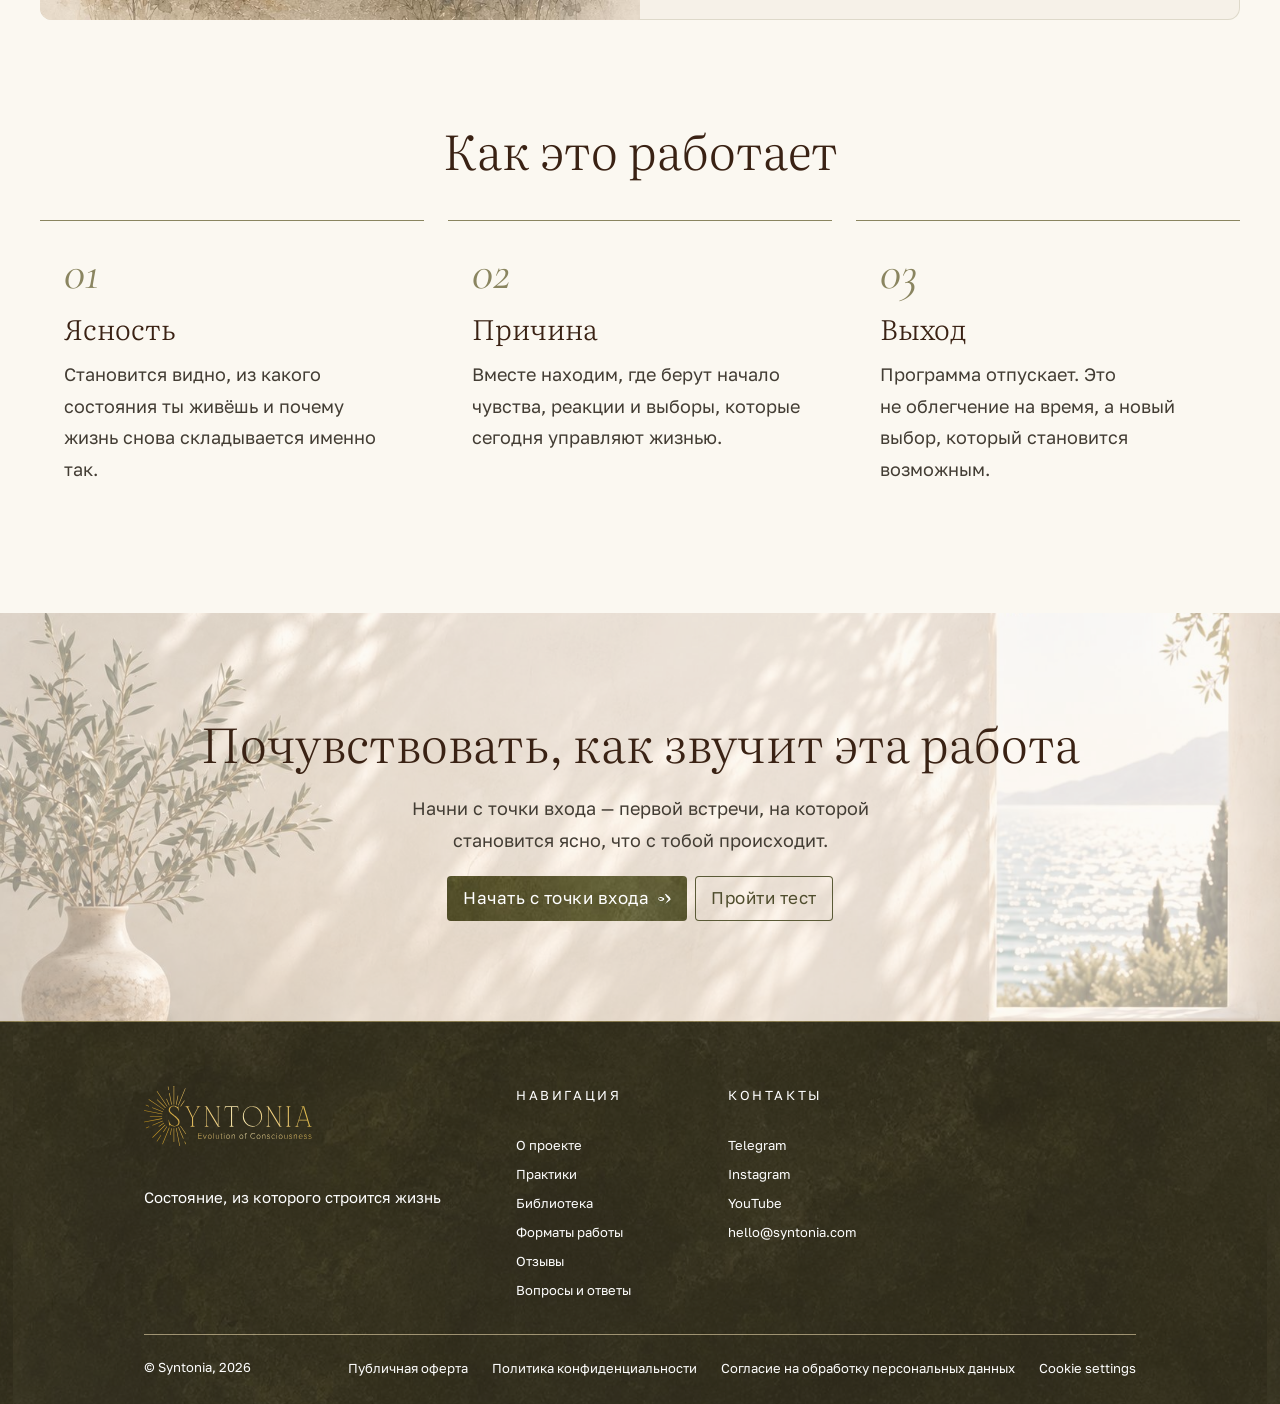
<file: syntonia-formats/method.html>
<!DOCTYPE html>
<html lang="ru">
<head>
  <meta charset="UTF-8">
  <meta name="viewport" content="width=device-width, initial-scale=1">
  <title>Метод Syntonia — Syntonia</title>
  <meta name="description" content="Метод Syntonia: как увидеть внутренний код состояния и найти новый выбор.">

  <link rel="preconnect" href="https://fonts.googleapis.com">
  <link rel="preconnect" href="https://fonts.gstatic.com" crossorigin>
  <link href="https://fonts.googleapis.com/css2?family=Cormorant+Garamond:ital,wght@1,300&family=Golos+Text:wght@400;500&family=Great+Vibes&family=Literata:ital,opsz,wght@0,7..72,300;0,7..72,400;1,7..72,300&family=Lora:ital@1&family=Marck+Script&display=swap" rel="stylesheet">

  <link rel="stylesheet" href="styles.css">
  <script src="data/formats.js" defer></script>
  <script src="script.js" defer></script>
</head>

<body class="page page--inner page--method">

  <a class="skip-link" href="#main">Перейти к содержанию</a>

  <!-- Header: Figma «header / theme=dark, shape=floating» (167:641) -->
  <header class="site-header site-header--dark site-header--floating" data-header>
    <div class="site-header__inner">

      <nav class="site-header__nav main-nav" aria-label="Основная навигация">
        <ul class="main-nav__list">
          <li class="main-nav__item main-nav__item--dropdown">
            <button class="main-nav__link main-nav__toggle" type="button"
                    aria-expanded="false" aria-controls="nav-about" data-dropdown-toggle>
              О проекте
              <img class="main-nav__chevron" src="assets/icons/icon-chevron.svg" alt="" width="14" height="14">
            </button>
            <ul class="main-nav__dropdown" id="nav-about" hidden>
              <li><a class="main-nav__dropdown-link" href="method.html" aria-current="page">Метод Syntonia</a></li>
              <li><a class="main-nav__dropdown-link" href="masters.html">Мастера</a></li>
            </ul>
          </li>
          <li class="main-nav__item"><a class="main-nav__link" href="quiz.html">Понять себя</a></li>
          <li class="main-nav__item"><a class="main-nav__link" href="practice.html">Пространство практики</a></li>
        </ul>
      </nav>

      <a class="site-header__logo logo" href="index.html" aria-label="Syntonia — на главную">
        <img class="logo__image" src="assets/icons/logo-gold.svg" alt="Syntonia — Evolution of Consciousness" width="168" height="60">
      </a>

      <div class="site-header__actions">
        <a class="btn btn--primary btn--textured btn--caps" href="booking.html">
          Личная встреча
          <img class="btn__icon" src="assets/icons/icon-arrow.svg" alt="" width="14" height="14">
        </a>
        <a class="icon-btn" href="#" aria-label="Личный кабинет (скоро)">
          <img class="icon-btn__image" src="assets/icons/icon-profile.svg" alt="" width="45" height="45">
        </a>
        <button class="burger" type="button" aria-label="Открыть меню"
                aria-expanded="false" aria-controls="mobile-menu" data-menu-toggle>
          <span class="burger__line"></span>
          <span class="burger__line"></span>
          <span class="burger__line"></span>
        </button>
      </div>
    </div>

    <div class="mobile-menu" id="mobile-menu" hidden>
      <ul class="mobile-menu__list">
        <li><a class="mobile-menu__link" href="method.html" aria-current="page">Метод Syntonia</a></li>
        <li><a class="mobile-menu__link" href="masters.html">Мастера</a></li>
        <li><a class="mobile-menu__link" href="quiz.html">Понять себя</a></li>
        <li><a class="mobile-menu__link" href="practice.html">Пространство практики</a></li>
        <li><a class="mobile-menu__link" href="library.html">Библиотека</a></li>
        <li><a class="mobile-menu__link mobile-menu__link--accent" href="booking.html">Личная встреча</a></li>
      </ul>
    </div>
  </header>


  <main id="main">
<!-- Method: Figma «Method» (323:422): method-hero, method-about, method-cta.
     Финальный фрейм не выгружен (лимит API) — собрано по эскизу карточки метода и тексту главной. -->
    <section class="page-hero page-hero--image" aria-labelledby="page-title">
      <img class="section-bg" src="assets/img/method-hero.jpg" alt="" width="1280" height="720">
      <div class="page-hero__inner container">
        <p class="eyebrow eyebrow--light">О проекте</p>
        <h1 class="page-hero__title" id="page-title">Метод Syntonia</h1>
        <p class="page-hero__lead">Неблагоприятные линии жизни мы&nbsp;часто называем судьбой. Но&nbsp;существует выход из&nbsp;предначертанного.</p>
      </div>
    </section>

    <section class="method-about" aria-labelledby="method-about-title">
      <div class="container">
        <div class="method-card">
          <img class="method-card__image" src="assets/img/method-path.jpg" alt="Акварель: женщина в светлом платье идёт по тропинке между цветущими деревьями" width="960" height="1280" loading="lazy">
          <div class="method-card__body">
            <p class="eyebrow">О методе</p>
            <h2 class="h2" id="method-about-title">Там, где начинается новый выбор</h2>
            <p class="method-card__text">Мы&nbsp;часто называем это характером, судьбой или обстоятельствами. Но&nbsp;за&nbsp;повторяющимися реакциями может стоять внутренний код состояния. Когда он&nbsp;становится видимым, привычная реакция перестаёт быть единственным путём.</p>
            <a class="text-link" href="#method-steps">Как это работает <span class="icon-arrow" aria-hidden="true"></span></a>
          </div>
        </div>
      </div>
    </section>

    <section class="method-steps" id="method-steps" aria-labelledby="method-steps-title">
      <div class="container">
        <h2 class="h2 section-title" id="method-steps-title">Как это работает</h2>
        <ol class="method-steps__list">
          <li class="method-step">
            <span class="method-step__num" aria-hidden="true">01</span>
            <h3 class="h3">Ясность</h3>
            <p>Становится видно, из&nbsp;какого состояния ты&nbsp;живёшь и&nbsp;почему жизнь снова складывается именно так.</p>
          </li>
          <li class="method-step">
            <span class="method-step__num" aria-hidden="true">02</span>
            <h3 class="h3">Причина</h3>
            <p>Вместе находим, где берут начало чувства, реакции и&nbsp;выборы, которые сегодня управляют жизнью.</p>
          </li>
          <li class="method-step">
            <span class="method-step__num" aria-hidden="true">03</span>
            <h3 class="h3">Выход</h3>
            <p>Программа отпускает. Это не&nbsp;облегчение на&nbsp;время, а&nbsp;новый выбор, который становится возможным.</p>
          </li>
        </ol>
      </div>
    </section>

    <section class="cta-band" aria-labelledby="method-cta-title">
      <img class="section-bg" src="assets/img/quiz-page-bg.jpg" alt="" width="1672" height="941" loading="lazy">
      <div class="cta-band__inner container">
        <h2 class="h2 cta-band__title" id="method-cta-title">Почувствовать, как звучит эта работа</h2>
        <p class="cta-band__text">Начни с&nbsp;точки входа&nbsp;— первой встречи, на&nbsp;которой становится ясно, что с&nbsp;тобой происходит.</p>
        <div class="btn-row">
          <a class="btn btn--textured btn--primary" href="booking.html#entry">Начать с&nbsp;точки входа <span class="icon-arrow" aria-hidden="true"></span></a>
          <a class="btn btn--outline" href="quiz.html">Пройти тест</a>
        </div>
      </div>
    </section>

  </main>

  <!-- Footer: Figma «footer» (148:451) -->
  <footer class="site-footer">
        <div class="site-footer__inner container">
      <div class="site-footer__top">
        <div class="site-footer__brand">
          <a class="logo" href="index.html" aria-label="Syntonia — на главную">
            <img class="logo__image" src="assets/icons/logo-gold.svg" alt="Syntonia — Evolution of Consciousness" width="168" height="60" loading="lazy">
          </a>
          <p class="site-footer__tagline">Состояние, из&nbsp;которого строится жизнь</p>
        </div>
        <nav class="site-footer__col" aria-labelledby="footer-nav-title">
          <p class="site-footer__heading" id="footer-nav-title">Навигация</p>
          <ul class="site-footer__list">
            <li><a class="site-footer__link" href="method.html">О проекте</a></li>
            <li><a class="site-footer__link" href="practice.html">Практики</a></li>
            <li><a class="site-footer__link" href="library.html">Библиотека</a></li>
            <li><a class="site-footer__link" href="booking.html">Форматы работы</a></li>
            <li><a class="site-footer__link" href="index.html#voices">Отзывы</a></li>
            <li><a class="site-footer__link" href="index.html#faq">Вопросы и ответы</a></li>
          </ul>
        </nav>
        <div class="site-footer__col">
          <p class="site-footer__heading" id="footer-contacts-title">Контакты</p>
          <ul class="site-footer__list" aria-labelledby="footer-contacts-title">
            <li><a class="site-footer__link" href="#" rel="noopener">Telegram</a></li>
            <li><a class="site-footer__link" href="#" rel="noopener">Instagram</a></li>
            <li><a class="site-footer__link" href="#" rel="noopener">YouTube</a></li>
            <li><a class="site-footer__link" href="mailto:hello@syntonia.com">hello@syntonia.com</a></li>
          </ul>
        </div>
      </div>
      <div class="site-footer__bottom">
        <p class="site-footer__copy">© Syntonia, 2026</p>
        <ul class="site-footer__legal">
          <li><a class="site-footer__link" href="offer.html">Публичная оферта</a></li>
          <li><a class="site-footer__link" href="privacy.html">Политика конфиденциальности</a></li>
          <li><a class="site-footer__link" href="consent.html">Согласие на обработку персональных данных</a></li>
          <li><button class="site-footer__link site-footer__cookie" type="button" data-cookie-settings>Cookie settings</button></li>
        </ul>
      </div>
    </div>
  </footer>


</body>
</html>
</file>
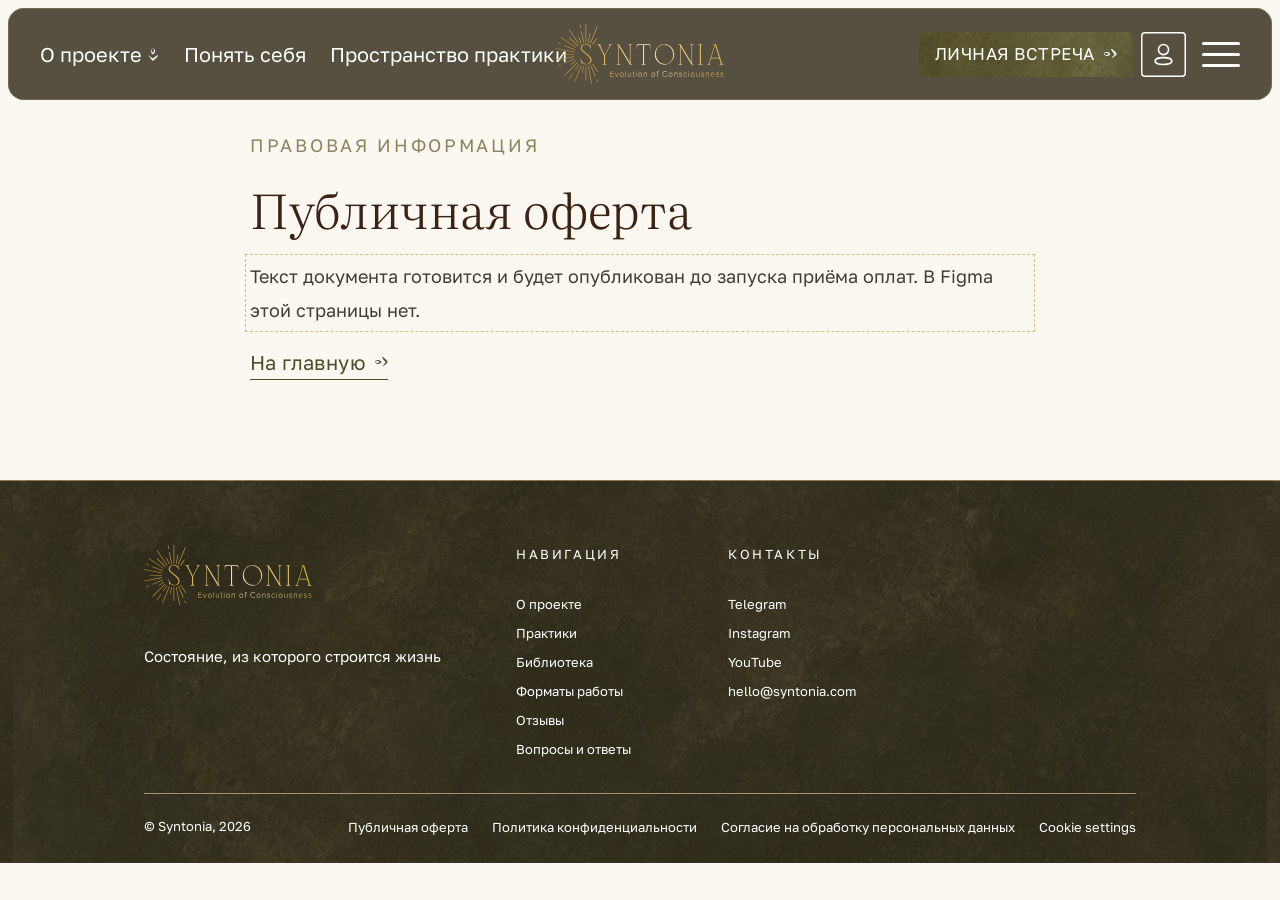
<file: syntonia-formats/offer.html>
<!DOCTYPE html>
<html lang="ru">
<head>
  <meta charset="UTF-8">
  <meta name="viewport" content="width=device-width, initial-scale=1">
  <title>Публичная оферта — Syntonia</title>
  <meta name="description" content="Публичная оферта Syntonia.">

  <link rel="preconnect" href="https://fonts.googleapis.com">
  <link rel="preconnect" href="https://fonts.gstatic.com" crossorigin>
  <link href="https://fonts.googleapis.com/css2?family=Cormorant+Garamond:ital,wght@1,300&family=Golos+Text:wght@400;500&family=Great+Vibes&family=Literata:ital,opsz,wght@0,7..72,300;0,7..72,400;1,7..72,300&family=Lora:ital@1&family=Marck+Script&display=swap" rel="stylesheet">

  <link rel="stylesheet" href="styles.css">
  <script src="script.js" defer></script>
</head>

<body class="page page--inner page--legal">

  <a class="skip-link" href="#main">Перейти к содержанию</a>

  <!-- Header: Figma «header / theme=dark, shape=floating» (167:641) -->
  <header class="site-header site-header--dark site-header--floating" data-header>
    <div class="site-header__inner">

      <nav class="site-header__nav main-nav" aria-label="Основная навигация">
        <ul class="main-nav__list">
          <li class="main-nav__item main-nav__item--dropdown">
            <button class="main-nav__link main-nav__toggle" type="button"
                    aria-expanded="false" aria-controls="nav-about" data-dropdown-toggle>
              О проекте
              <img class="main-nav__chevron" src="assets/icons/icon-chevron.svg" alt="" width="14" height="14">
            </button>
            <ul class="main-nav__dropdown" id="nav-about" hidden>
              <li><a class="main-nav__dropdown-link" href="method.html">Метод Syntonia</a></li>
              <li><a class="main-nav__dropdown-link" href="masters.html">Мастера</a></li>
            </ul>
          </li>
          <li class="main-nav__item"><a class="main-nav__link" href="quiz.html">Понять себя</a></li>
          <li class="main-nav__item"><a class="main-nav__link" href="practice.html">Пространство практики</a></li>
        </ul>
      </nav>

      <a class="site-header__logo logo" href="index.html" aria-label="Syntonia — на главную">
        <img class="logo__image" src="assets/icons/logo-gold.svg" alt="Syntonia — Evolution of Consciousness" width="168" height="60">
      </a>

      <div class="site-header__actions">
        <a class="btn btn--primary btn--textured btn--caps" href="booking.html">
          Личная встреча
          <img class="btn__icon" src="assets/icons/icon-arrow.svg" alt="" width="14" height="14">
        </a>
        <a class="icon-btn" href="#" aria-label="Личный кабинет (скоро)">
          <img class="icon-btn__image" src="assets/icons/icon-profile.svg" alt="" width="45" height="45">
        </a>
        <button class="burger" type="button" aria-label="Открыть меню"
                aria-expanded="false" aria-controls="mobile-menu" data-menu-toggle>
          <span class="burger__line"></span>
          <span class="burger__line"></span>
          <span class="burger__line"></span>
        </button>
      </div>
    </div>

    <div class="mobile-menu" id="mobile-menu" hidden>
      <ul class="mobile-menu__list">
        <li><a class="mobile-menu__link" href="method.html">Метод Syntonia</a></li>
        <li><a class="mobile-menu__link" href="masters.html">Мастера</a></li>
        <li><a class="mobile-menu__link" href="quiz.html">Понять себя</a></li>
        <li><a class="mobile-menu__link" href="practice.html">Пространство практики</a></li>
        <li><a class="mobile-menu__link" href="library.html">Библиотека</a></li>
        <li><a class="mobile-menu__link mobile-menu__link--accent" href="booking.html">Личная встреча</a></li>
      </ul>
    </div>
  </header>


  <main id="main">
    <section class="legal-page" aria-labelledby="page-title">
      <div class="container legal-page__inner">
        <p class="eyebrow">Правовая информация</p>
        <h1 class="h2" id="page-title">Публичная оферта</h1>
        <p class="legal-page__text" data-draft>Текст документа готовится и&nbsp;будет опубликован до&nbsp;запуска приёма оплат. В&nbsp;Figma этой страницы нет.</p>
        <a class="text-link" href="index.html">На главную <span class="icon-arrow" aria-hidden="true"></span></a>
      </div>
    </section>

  </main>

  <!-- Footer: Figma «footer» (148:451) -->
  <footer class="site-footer">
        <div class="site-footer__inner container">
      <div class="site-footer__top">
        <div class="site-footer__brand">
          <a class="logo" href="index.html" aria-label="Syntonia — на главную">
            <img class="logo__image" src="assets/icons/logo-gold.svg" alt="Syntonia — Evolution of Consciousness" width="168" height="60" loading="lazy">
          </a>
          <p class="site-footer__tagline">Состояние, из&nbsp;которого строится жизнь</p>
        </div>
        <nav class="site-footer__col" aria-labelledby="footer-nav-title">
          <p class="site-footer__heading" id="footer-nav-title">Навигация</p>
          <ul class="site-footer__list">
            <li><a class="site-footer__link" href="method.html">О проекте</a></li>
            <li><a class="site-footer__link" href="practice.html">Практики</a></li>
            <li><a class="site-footer__link" href="library.html">Библиотека</a></li>
            <li><a class="site-footer__link" href="booking.html">Форматы работы</a></li>
            <li><a class="site-footer__link" href="index.html#voices">Отзывы</a></li>
            <li><a class="site-footer__link" href="index.html#faq">Вопросы и ответы</a></li>
          </ul>
        </nav>
        <div class="site-footer__col">
          <p class="site-footer__heading" id="footer-contacts-title">Контакты</p>
          <ul class="site-footer__list" aria-labelledby="footer-contacts-title">
            <li><a class="site-footer__link" href="#" rel="noopener">Telegram</a></li>
            <li><a class="site-footer__link" href="#" rel="noopener">Instagram</a></li>
            <li><a class="site-footer__link" href="#" rel="noopener">YouTube</a></li>
            <li><a class="site-footer__link" href="mailto:hello@syntonia.com">hello@syntonia.com</a></li>
          </ul>
        </div>
      </div>
      <div class="site-footer__bottom">
        <p class="site-footer__copy">© Syntonia, 2026</p>
        <ul class="site-footer__legal">
          <li><a class="site-footer__link" href="offer.html">Публичная оферта</a></li>
          <li><a class="site-footer__link" href="privacy.html">Политика конфиденциальности</a></li>
          <li><a class="site-footer__link" href="consent.html">Согласие на обработку персональных данных</a></li>
          <li><button class="site-footer__link site-footer__cookie" type="button" data-cookie-settings>Cookie settings</button></li>
        </ul>
      </div>
    </div>
  </footer>


</body>
</html>
</file>
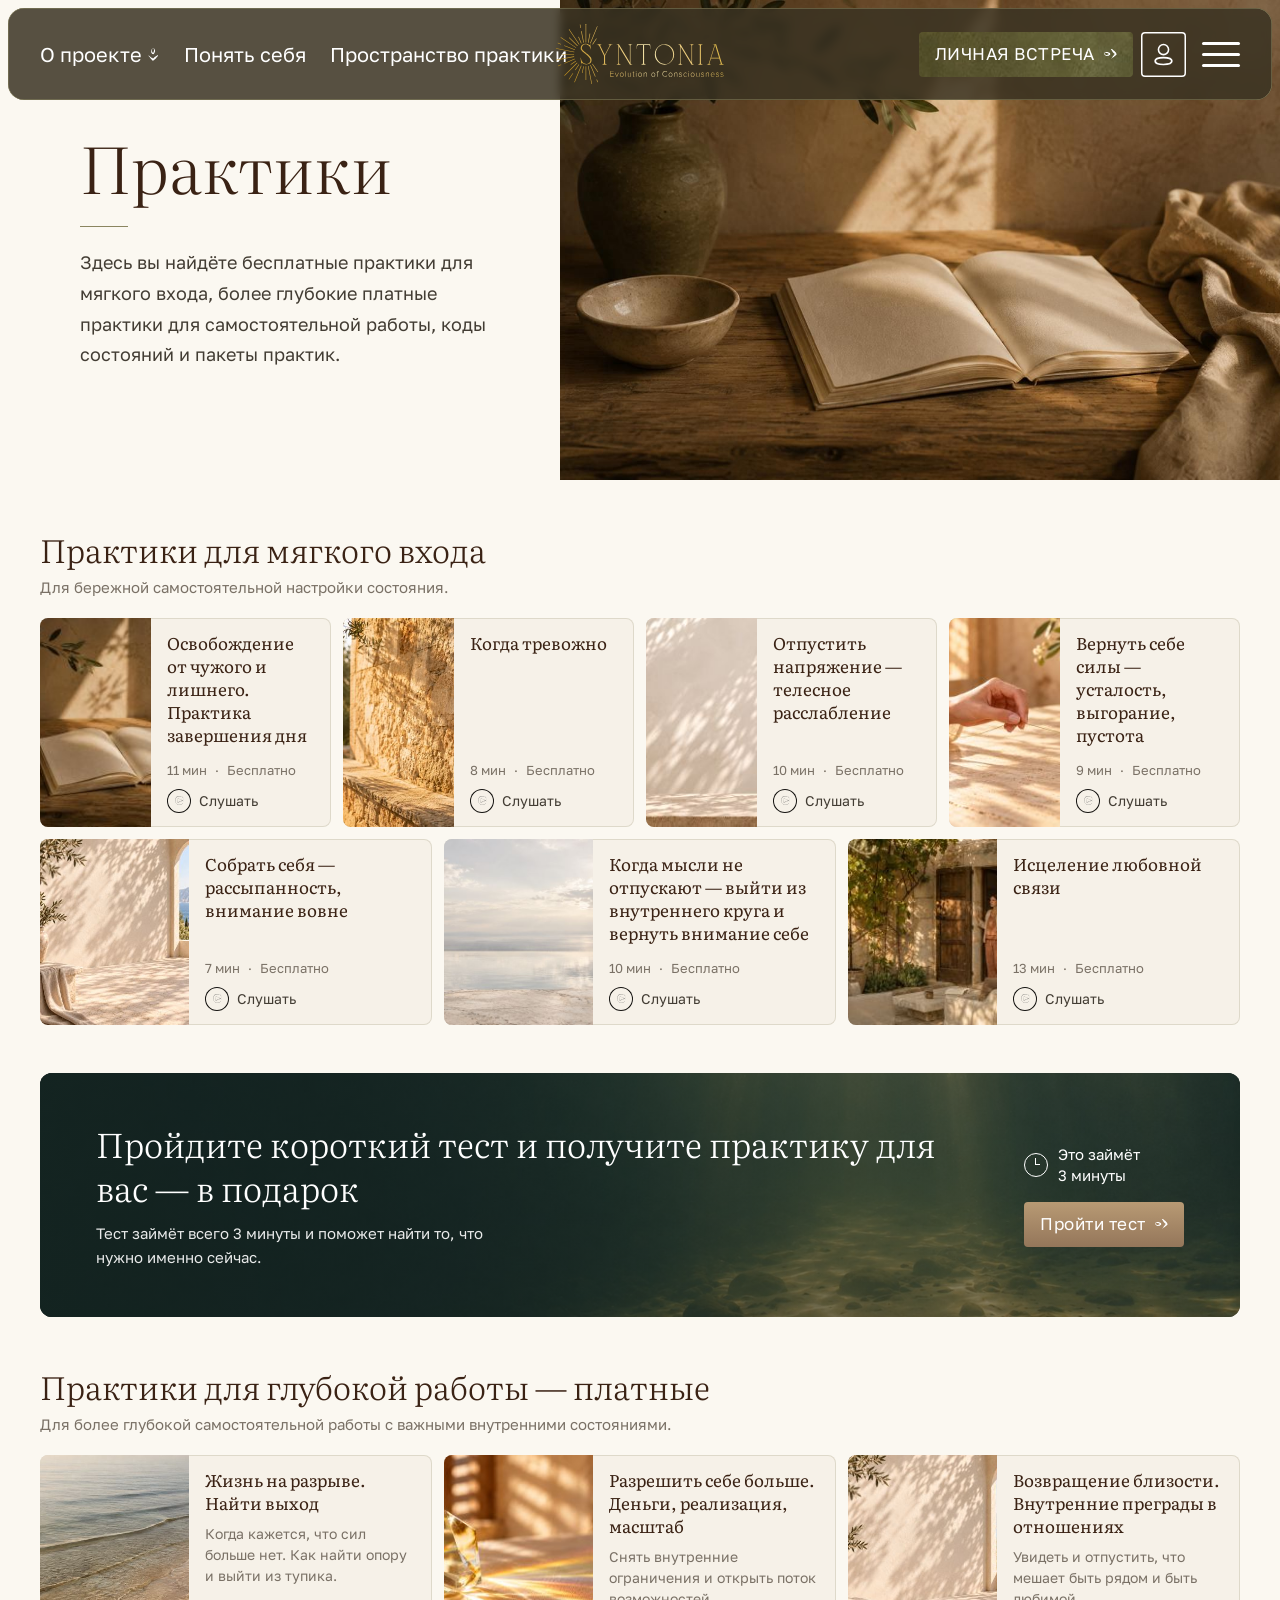
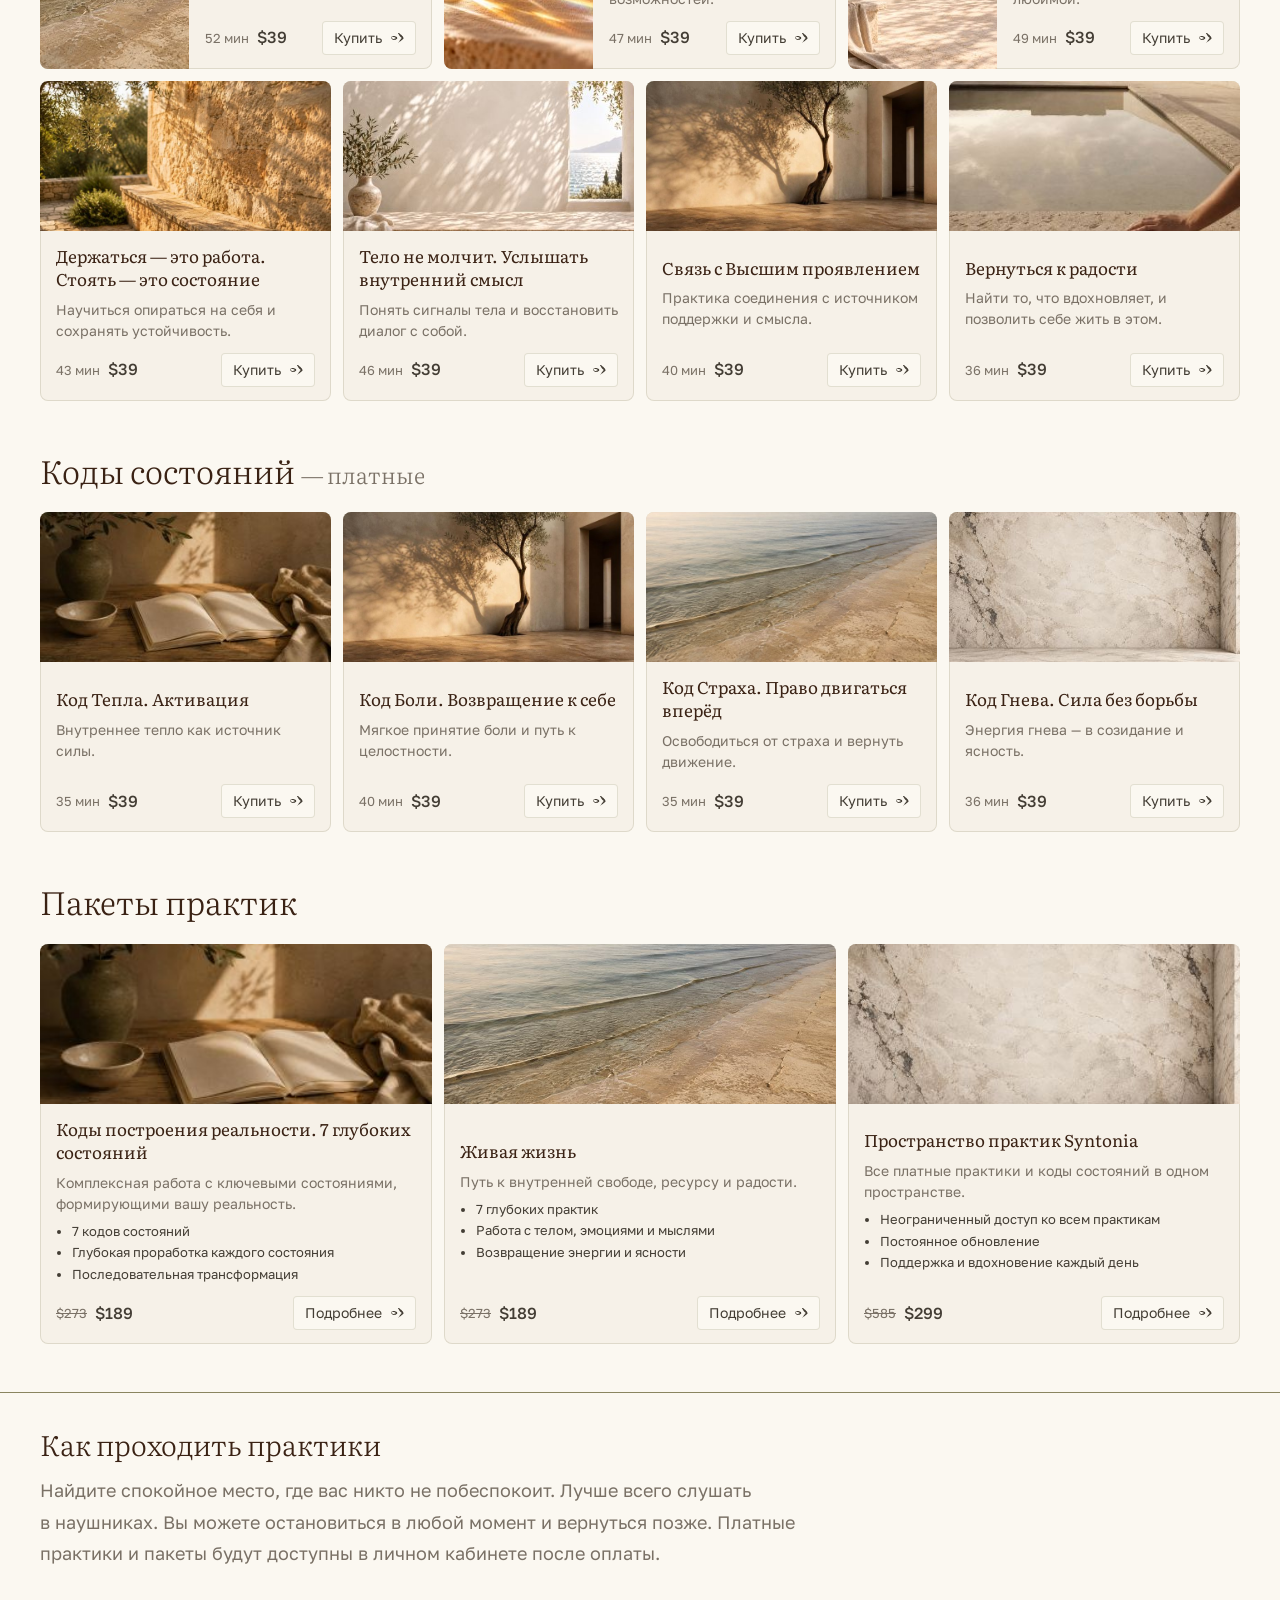
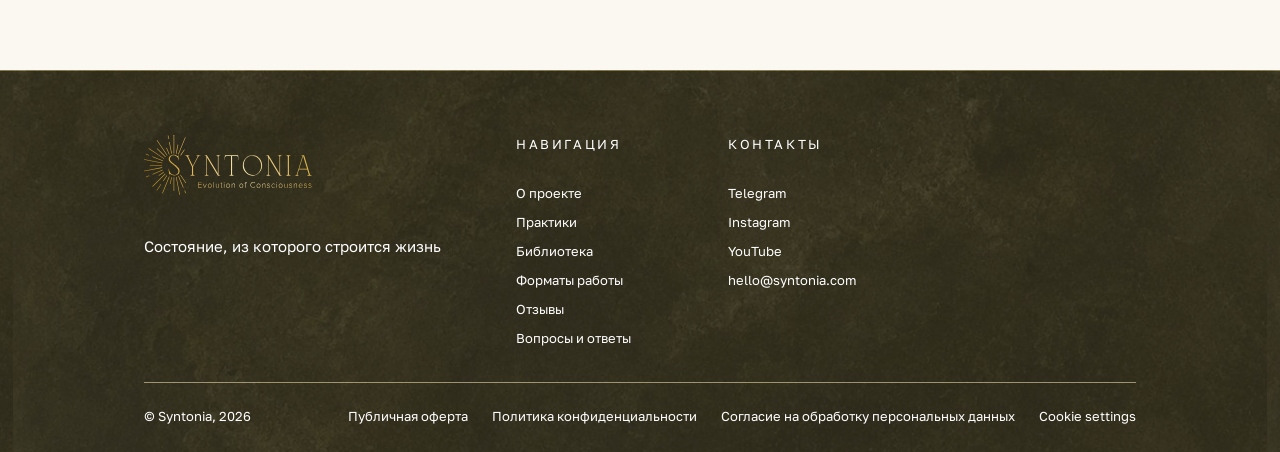
<file: syntonia-formats/practice.html>
<!DOCTYPE html>
<html lang="ru">
<head>
  <meta charset="UTF-8">
  <meta name="viewport" content="width=device-width, initial-scale=1">
  <title>Практики — Syntonia</title>
  <meta name="description" content="Бесплатные и платные практики, коды состояний и пакеты практик Syntonia.">

  <link rel="preconnect" href="https://fonts.googleapis.com">
  <link rel="preconnect" href="https://fonts.gstatic.com" crossorigin>
  <link href="https://fonts.googleapis.com/css2?family=Cormorant+Garamond:ital,wght@1,300&family=Golos+Text:wght@400;500&family=Great+Vibes&family=Literata:ital,opsz,wght@0,7..72,300;0,7..72,400;1,7..72,300&family=Lora:ital@1&family=Marck+Script&display=swap" rel="stylesheet">

  <link rel="stylesheet" href="styles.css">
  <script src="data/practices.js" defer></script>
  <script src="script.js" defer></script>
</head>

<body class="page page--inner page--practice">

  <a class="skip-link" href="#main">Перейти к содержанию</a>

  <!-- Header: Figma «header / theme=dark, shape=floating» (167:641) -->
  <header class="site-header site-header--dark site-header--floating" data-header>
    <div class="site-header__inner">

      <nav class="site-header__nav main-nav" aria-label="Основная навигация">
        <ul class="main-nav__list">
          <li class="main-nav__item main-nav__item--dropdown">
            <button class="main-nav__link main-nav__toggle" type="button"
                    aria-expanded="false" aria-controls="nav-about" data-dropdown-toggle>
              О проекте
              <img class="main-nav__chevron" src="assets/icons/icon-chevron.svg" alt="" width="14" height="14">
            </button>
            <ul class="main-nav__dropdown" id="nav-about" hidden>
              <li><a class="main-nav__dropdown-link" href="method.html">Метод Syntonia</a></li>
              <li><a class="main-nav__dropdown-link" href="masters.html">Мастера</a></li>
            </ul>
          </li>
          <li class="main-nav__item"><a class="main-nav__link" href="quiz.html">Понять себя</a></li>
          <li class="main-nav__item"><a class="main-nav__link" href="practice.html" aria-current="page">Пространство практики</a></li>
        </ul>
      </nav>

      <a class="site-header__logo logo" href="index.html" aria-label="Syntonia — на главную">
        <img class="logo__image" src="assets/icons/logo-gold.svg" alt="Syntonia — Evolution of Consciousness" width="168" height="60">
      </a>

      <div class="site-header__actions">
        <a class="btn btn--primary btn--textured btn--caps" href="booking.html">
          Личная встреча
          <img class="btn__icon" src="assets/icons/icon-arrow.svg" alt="" width="14" height="14">
        </a>
        <a class="icon-btn" href="#" aria-label="Личный кабинет (скоро)">
          <img class="icon-btn__image" src="assets/icons/icon-profile.svg" alt="" width="45" height="45">
        </a>
        <button class="burger" type="button" aria-label="Открыть меню"
                aria-expanded="false" aria-controls="mobile-menu" data-menu-toggle>
          <span class="burger__line"></span>
          <span class="burger__line"></span>
          <span class="burger__line"></span>
        </button>
      </div>
    </div>

    <div class="mobile-menu" id="mobile-menu" hidden>
      <ul class="mobile-menu__list">
        <li><a class="mobile-menu__link" href="method.html">Метод Syntonia</a></li>
        <li><a class="mobile-menu__link" href="masters.html">Мастера</a></li>
        <li><a class="mobile-menu__link" href="quiz.html">Понять себя</a></li>
        <li><a class="mobile-menu__link" href="practice.html" aria-current="page">Пространство практики</a></li>
        <li><a class="mobile-menu__link" href="library.html">Библиотека</a></li>
        <li><a class="mobile-menu__link mobile-menu__link--accent" href="booking.html">Личная встреча</a></li>
      </ul>
    </div>
  </header>


  <main id="main">
<!-- Practice: Figma «Practice» (408:241): hero, practice-free, quiz, practice-pay, kody-practice-pay, practice-package, info-section.
     Собрано по эскизу страницы из Figma. Данные карточек: data/practices.js -->
    <section class="page-hero page-hero--split" aria-labelledby="page-title">
      <div class="page-hero__inner container">
        <h1 class="page-hero__title page-hero__title--rule" id="page-title">Практики</h1>
        <p class="page-hero__lead">Здесь вы&nbsp;найдёте бесплатные практики для мягкого входа, более глубокие платные практики для самостоятельной работы, коды состояний и&nbsp;пакеты практик.</p>
      </div>
      <img class="page-hero__side-image" src="assets/img/practice-hero.jpg" alt="Керамическая ваза, чаша и раскрытая книга на деревянном столе в солнечном свете" width="1280" height="801">
    </section>

    <section class="practice-group" id="free" aria-labelledby="free-title">
      <div class="container">
        <header class="practice-group__head">
          <h2 class="h3 practice-group__title" id="free-title">Практики для мягкого входа</h2>
          <p class="practice-group__sub">Для бережной самостоятельной настройки состояния.</p>
        </header>
        <ul class="practice-grid practice-grid--free" data-practices="free"></ul>
      </div>
    </section>

    <section class="quiz-banner" aria-labelledby="quiz-banner-title">
      <div class="container">
        <div class="quiz-banner__card">
          <img class="section-bg" src="assets/img/format-support.jpg" alt="" width="1672" height="941" loading="lazy">
          <div class="quiz-banner__body">
            <h2 class="quiz-banner__title" id="quiz-banner-title">Пройдите короткий тест и&nbsp;получите практику для вас&nbsp;— в&nbsp;подарок</h2>
            <p class="quiz-banner__text">Тест займёт всего 3&nbsp;минуты и&nbsp;поможет найти то, что нужно именно сейчас.</p>
          </div>
          <div class="quiz-banner__side">
            <p class="quiz-banner__time">Это займёт <br>3 минуты</p>
            <a class="btn btn--sand" href="quiz.html">Пройти тест <span class="icon-arrow" aria-hidden="true"></span></a>
          </div>
        </div>
      </div>
    </section>

    <section class="practice-group" id="paid" aria-labelledby="paid-title">
      <div class="container">
        <header class="practice-group__head">
          <h2 class="h3 practice-group__title" id="paid-title">Практики для глубокой работы&nbsp;— платные</h2>
          <p class="practice-group__sub">Для более глубокой самостоятельной работы с&nbsp;важными внутренними состояниями.</p>
        </header>
        <ul class="practice-grid practice-grid--paid" data-practices="paid"></ul>
      </div>
    </section>

    <section class="practice-group" id="codes" aria-labelledby="codes-title">
      <div class="container">
        <header class="practice-group__head">
          <h2 class="h3 practice-group__title" id="codes-title">Коды состояний <span class="practice-group__muted">— платные</span></h2>
        </header>
        <ul class="practice-grid practice-grid--codes" data-practices="codes"></ul>
      </div>
    </section>

    <section class="practice-group" id="packages" aria-labelledby="packages-title">
      <div class="container">
        <header class="practice-group__head">
          <h2 class="h3 practice-group__title" id="packages-title">Пакеты практик</h2>
        </header>
        <ul class="practice-grid practice-grid--packages" data-practices="packages"></ul>
      </div>
    </section>

    <section class="info-band" aria-labelledby="info-title">
      <div class="container info-band__inner">
        <h2 class="h3" id="info-title">Как проходить практики</h2>
        <p class="info-band__text">Найдите спокойное место, где вас никто не&nbsp;побеспокоит. Лучше всего слушать в&nbsp;наушниках. Вы&nbsp;можете остановиться в&nbsp;любой момент и&nbsp;вернуться позже. Платные практики и&nbsp;пакеты будут доступны в&nbsp;личном кабинете после оплаты.</p>
      </div>
    </section>

  </main>

  <!-- Footer: Figma «footer» (148:451) -->
  <footer class="site-footer">
        <div class="site-footer__inner container">
      <div class="site-footer__top">
        <div class="site-footer__brand">
          <a class="logo" href="index.html" aria-label="Syntonia — на главную">
            <img class="logo__image" src="assets/icons/logo-gold.svg" alt="Syntonia — Evolution of Consciousness" width="168" height="60" loading="lazy">
          </a>
          <p class="site-footer__tagline">Состояние, из&nbsp;которого строится жизнь</p>
        </div>
        <nav class="site-footer__col" aria-labelledby="footer-nav-title">
          <p class="site-footer__heading" id="footer-nav-title">Навигация</p>
          <ul class="site-footer__list">
            <li><a class="site-footer__link" href="method.html">О проекте</a></li>
            <li><a class="site-footer__link" href="practice.html">Практики</a></li>
            <li><a class="site-footer__link" href="library.html">Библиотека</a></li>
            <li><a class="site-footer__link" href="booking.html">Форматы работы</a></li>
            <li><a class="site-footer__link" href="index.html#voices">Отзывы</a></li>
            <li><a class="site-footer__link" href="index.html#faq">Вопросы и ответы</a></li>
          </ul>
        </nav>
        <div class="site-footer__col">
          <p class="site-footer__heading" id="footer-contacts-title">Контакты</p>
          <ul class="site-footer__list" aria-labelledby="footer-contacts-title">
            <li><a class="site-footer__link" href="#" rel="noopener">Telegram</a></li>
            <li><a class="site-footer__link" href="#" rel="noopener">Instagram</a></li>
            <li><a class="site-footer__link" href="#" rel="noopener">YouTube</a></li>
            <li><a class="site-footer__link" href="mailto:hello@syntonia.com">hello@syntonia.com</a></li>
          </ul>
        </div>
      </div>
      <div class="site-footer__bottom">
        <p class="site-footer__copy">© Syntonia, 2026</p>
        <ul class="site-footer__legal">
          <li><a class="site-footer__link" href="offer.html">Публичная оферта</a></li>
          <li><a class="site-footer__link" href="privacy.html">Политика конфиденциальности</a></li>
          <li><a class="site-footer__link" href="consent.html">Согласие на обработку персональных данных</a></li>
          <li><button class="site-footer__link site-footer__cookie" type="button" data-cookie-settings>Cookie settings</button></li>
        </ul>
      </div>
    </div>
  </footer>


</body>
</html>
</file>
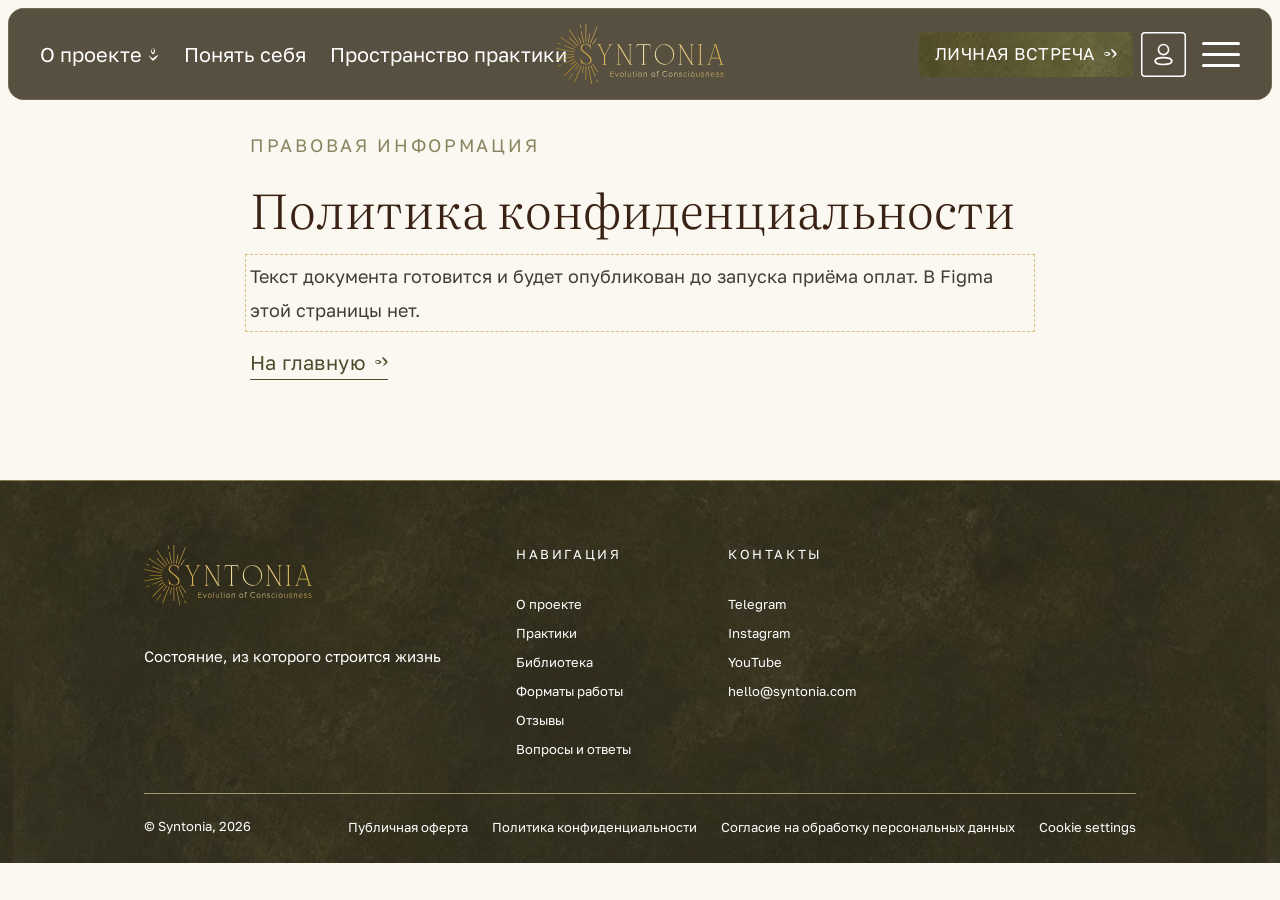
<file: syntonia-formats/privacy.html>
<!DOCTYPE html>
<html lang="ru">
<head>
  <meta charset="UTF-8">
  <meta name="viewport" content="width=device-width, initial-scale=1">
  <title>Политика конфиденциальности — Syntonia</title>
  <meta name="description" content="Политика конфиденциальности Syntonia.">

  <link rel="preconnect" href="https://fonts.googleapis.com">
  <link rel="preconnect" href="https://fonts.gstatic.com" crossorigin>
  <link href="https://fonts.googleapis.com/css2?family=Cormorant+Garamond:ital,wght@1,300&family=Golos+Text:wght@400;500&family=Great+Vibes&family=Literata:ital,opsz,wght@0,7..72,300;0,7..72,400;1,7..72,300&family=Lora:ital@1&family=Marck+Script&display=swap" rel="stylesheet">

  <link rel="stylesheet" href="styles.css">
  <script src="script.js" defer></script>
</head>

<body class="page page--inner page--legal">

  <a class="skip-link" href="#main">Перейти к содержанию</a>

  <!-- Header: Figma «header / theme=dark, shape=floating» (167:641) -->
  <header class="site-header site-header--dark site-header--floating" data-header>
    <div class="site-header__inner">

      <nav class="site-header__nav main-nav" aria-label="Основная навигация">
        <ul class="main-nav__list">
          <li class="main-nav__item main-nav__item--dropdown">
            <button class="main-nav__link main-nav__toggle" type="button"
                    aria-expanded="false" aria-controls="nav-about" data-dropdown-toggle>
              О проекте
              <img class="main-nav__chevron" src="assets/icons/icon-chevron.svg" alt="" width="14" height="14">
            </button>
            <ul class="main-nav__dropdown" id="nav-about" hidden>
              <li><a class="main-nav__dropdown-link" href="method.html">Метод Syntonia</a></li>
              <li><a class="main-nav__dropdown-link" href="masters.html">Мастера</a></li>
            </ul>
          </li>
          <li class="main-nav__item"><a class="main-nav__link" href="quiz.html">Понять себя</a></li>
          <li class="main-nav__item"><a class="main-nav__link" href="practice.html">Пространство практики</a></li>
        </ul>
      </nav>

      <a class="site-header__logo logo" href="index.html" aria-label="Syntonia — на главную">
        <img class="logo__image" src="assets/icons/logo-gold.svg" alt="Syntonia — Evolution of Consciousness" width="168" height="60">
      </a>

      <div class="site-header__actions">
        <a class="btn btn--primary btn--textured btn--caps" href="booking.html">
          Личная встреча
          <img class="btn__icon" src="assets/icons/icon-arrow.svg" alt="" width="14" height="14">
        </a>
        <a class="icon-btn" href="#" aria-label="Личный кабинет (скоро)">
          <img class="icon-btn__image" src="assets/icons/icon-profile.svg" alt="" width="45" height="45">
        </a>
        <button class="burger" type="button" aria-label="Открыть меню"
                aria-expanded="false" aria-controls="mobile-menu" data-menu-toggle>
          <span class="burger__line"></span>
          <span class="burger__line"></span>
          <span class="burger__line"></span>
        </button>
      </div>
    </div>

    <div class="mobile-menu" id="mobile-menu" hidden>
      <ul class="mobile-menu__list">
        <li><a class="mobile-menu__link" href="method.html">Метод Syntonia</a></li>
        <li><a class="mobile-menu__link" href="masters.html">Мастера</a></li>
        <li><a class="mobile-menu__link" href="quiz.html">Понять себя</a></li>
        <li><a class="mobile-menu__link" href="practice.html">Пространство практики</a></li>
        <li><a class="mobile-menu__link" href="library.html">Библиотека</a></li>
        <li><a class="mobile-menu__link mobile-menu__link--accent" href="booking.html">Личная встреча</a></li>
      </ul>
    </div>
  </header>


  <main id="main">
    <section class="legal-page" aria-labelledby="page-title">
      <div class="container legal-page__inner">
        <p class="eyebrow">Правовая информация</p>
        <h1 class="h2" id="page-title">Политика конфиденциальности</h1>
        <p class="legal-page__text" data-draft>Текст документа готовится и&nbsp;будет опубликован до&nbsp;запуска приёма оплат. В&nbsp;Figma этой страницы нет.</p>
        <a class="text-link" href="index.html">На главную <span class="icon-arrow" aria-hidden="true"></span></a>
      </div>
    </section>

  </main>

  <!-- Footer: Figma «footer» (148:451) -->
  <footer class="site-footer">
        <div class="site-footer__inner container">
      <div class="site-footer__top">
        <div class="site-footer__brand">
          <a class="logo" href="index.html" aria-label="Syntonia — на главную">
            <img class="logo__image" src="assets/icons/logo-gold.svg" alt="Syntonia — Evolution of Consciousness" width="168" height="60" loading="lazy">
          </a>
          <p class="site-footer__tagline">Состояние, из&nbsp;которого строится жизнь</p>
        </div>
        <nav class="site-footer__col" aria-labelledby="footer-nav-title">
          <p class="site-footer__heading" id="footer-nav-title">Навигация</p>
          <ul class="site-footer__list">
            <li><a class="site-footer__link" href="method.html">О проекте</a></li>
            <li><a class="site-footer__link" href="practice.html">Практики</a></li>
            <li><a class="site-footer__link" href="library.html">Библиотека</a></li>
            <li><a class="site-footer__link" href="booking.html">Форматы работы</a></li>
            <li><a class="site-footer__link" href="index.html#voices">Отзывы</a></li>
            <li><a class="site-footer__link" href="index.html#faq">Вопросы и ответы</a></li>
          </ul>
        </nav>
        <div class="site-footer__col">
          <p class="site-footer__heading" id="footer-contacts-title">Контакты</p>
          <ul class="site-footer__list" aria-labelledby="footer-contacts-title">
            <li><a class="site-footer__link" href="#" rel="noopener">Telegram</a></li>
            <li><a class="site-footer__link" href="#" rel="noopener">Instagram</a></li>
            <li><a class="site-footer__link" href="#" rel="noopener">YouTube</a></li>
            <li><a class="site-footer__link" href="mailto:hello@syntonia.com">hello@syntonia.com</a></li>
          </ul>
        </div>
      </div>
      <div class="site-footer__bottom">
        <p class="site-footer__copy">© Syntonia, 2026</p>
        <ul class="site-footer__legal">
          <li><a class="site-footer__link" href="offer.html">Публичная оферта</a></li>
          <li><a class="site-footer__link" href="privacy.html">Политика конфиденциальности</a></li>
          <li><a class="site-footer__link" href="consent.html">Согласие на обработку персональных данных</a></li>
          <li><button class="site-footer__link site-footer__cookie" type="button" data-cookie-settings>Cookie settings</button></li>
        </ul>
      </div>
    </div>
  </footer>


</body>
</html>
</file>
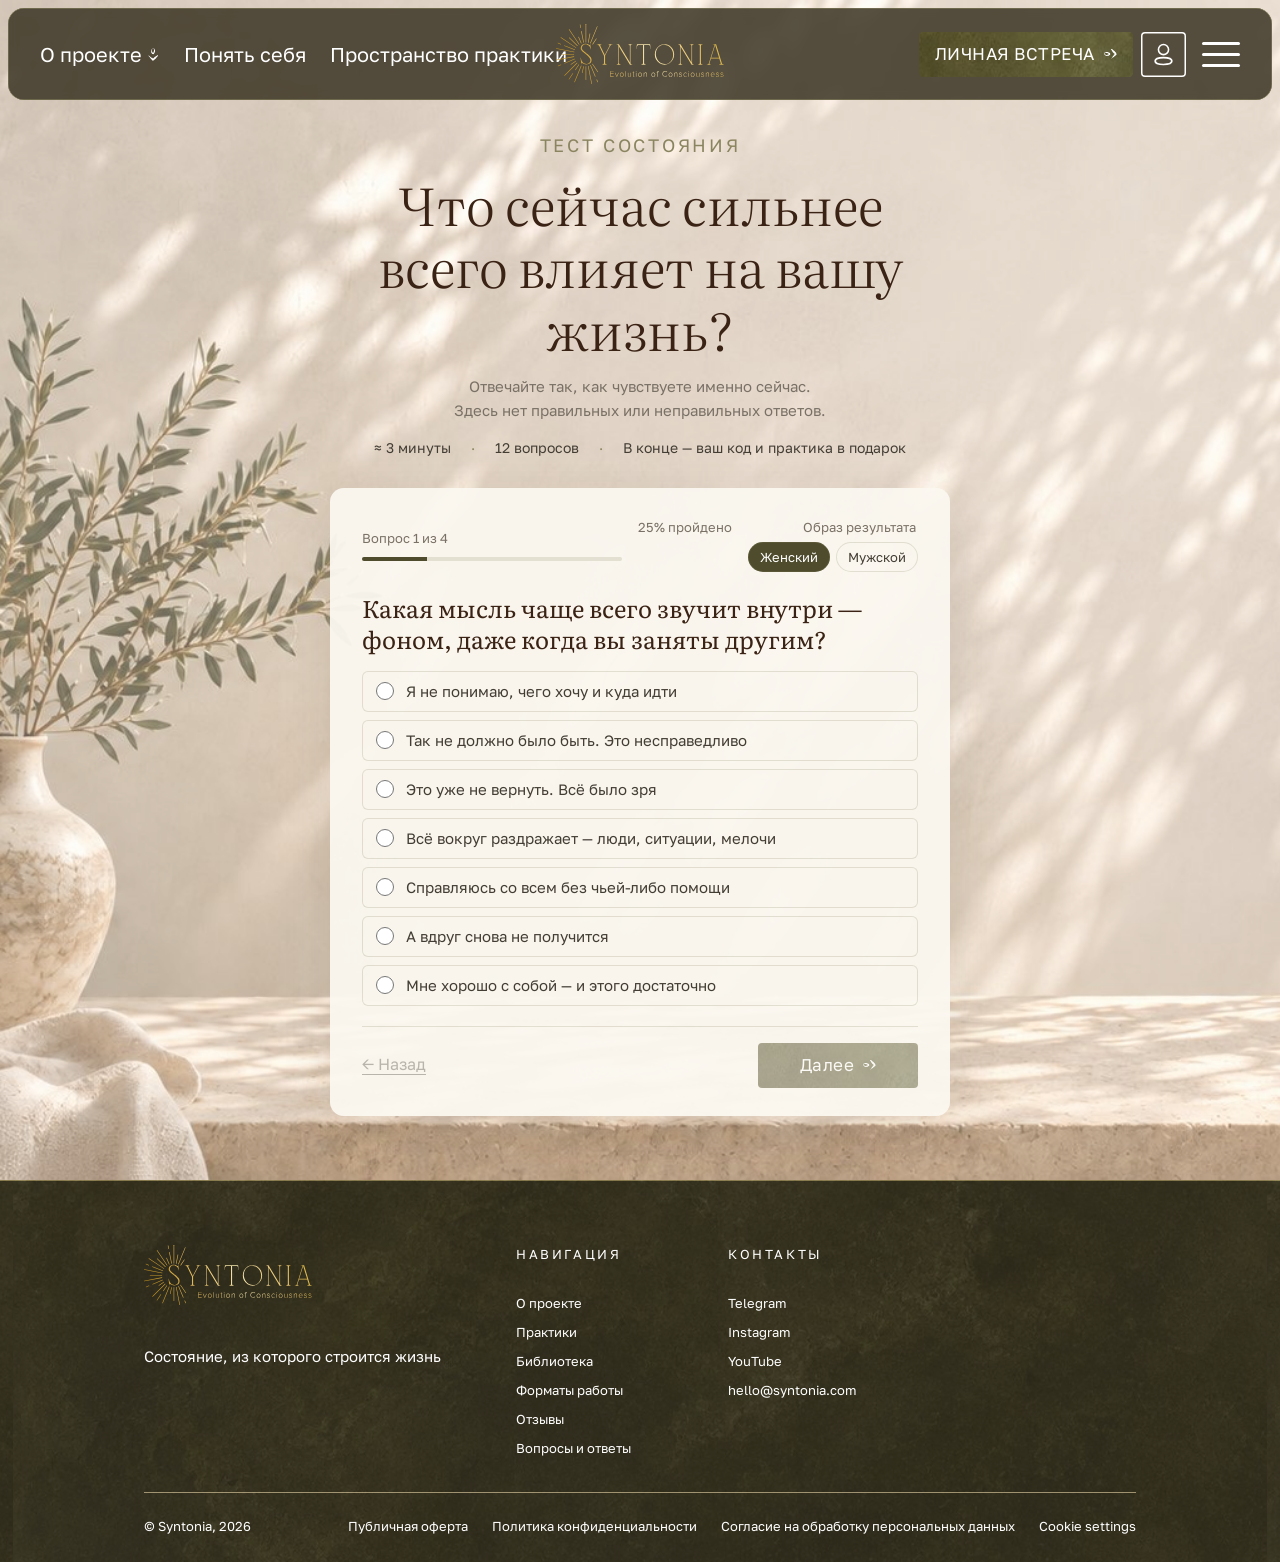
<file: syntonia-formats/quiz.html>
<!DOCTYPE html>
<html lang="ru">
<head>
  <meta charset="UTF-8">
  <meta name="viewport" content="width=device-width, initial-scale=1">
  <title>Тест состояния — Syntonia</title>
  <meta name="description" content="Короткий тест: что сейчас сильнее всего влияет на вашу жизнь. В конце — ваш код и практика в подарок.">

  <link rel="preconnect" href="https://fonts.googleapis.com">
  <link rel="preconnect" href="https://fonts.gstatic.com" crossorigin>
  <link href="https://fonts.googleapis.com/css2?family=Cormorant+Garamond:ital,wght@1,300&family=Golos+Text:wght@400;500&family=Great+Vibes&family=Literata:ital,opsz,wght@0,7..72,300;0,7..72,400;1,7..72,300&family=Lora:ital@1&family=Marck+Script&display=swap" rel="stylesheet">

  <link rel="stylesheet" href="styles.css">
  <script src="data/quiz.js" defer></script>
  <script src="data/practices.js" defer></script>
  <script src="script.js" defer></script>
</head>

<body class="page page--inner page--quiz">

  <a class="skip-link" href="#main">Перейти к содержанию</a>

  <!-- Header: Figma «header / theme=dark, shape=floating» (167:641) -->
  <header class="site-header site-header--dark site-header--floating" data-header>
    <div class="site-header__inner">

      <nav class="site-header__nav main-nav" aria-label="Основная навигация">
        <ul class="main-nav__list">
          <li class="main-nav__item main-nav__item--dropdown">
            <button class="main-nav__link main-nav__toggle" type="button"
                    aria-expanded="false" aria-controls="nav-about" data-dropdown-toggle>
              О проекте
              <img class="main-nav__chevron" src="assets/icons/icon-chevron.svg" alt="" width="14" height="14">
            </button>
            <ul class="main-nav__dropdown" id="nav-about" hidden>
              <li><a class="main-nav__dropdown-link" href="method.html">Метод Syntonia</a></li>
              <li><a class="main-nav__dropdown-link" href="masters.html">Мастера</a></li>
            </ul>
          </li>
          <li class="main-nav__item"><a class="main-nav__link" href="quiz.html" aria-current="page">Понять себя</a></li>
          <li class="main-nav__item"><a class="main-nav__link" href="practice.html">Пространство практики</a></li>
        </ul>
      </nav>

      <a class="site-header__logo logo" href="index.html" aria-label="Syntonia — на главную">
        <img class="logo__image" src="assets/icons/logo-gold.svg" alt="Syntonia — Evolution of Consciousness" width="168" height="60">
      </a>

      <div class="site-header__actions">
        <a class="btn btn--primary btn--textured btn--caps" href="booking.html">
          Личная встреча
          <img class="btn__icon" src="assets/icons/icon-arrow.svg" alt="" width="14" height="14">
        </a>
        <a class="icon-btn" href="#" aria-label="Личный кабинет (скоро)">
          <img class="icon-btn__image" src="assets/icons/icon-profile.svg" alt="" width="45" height="45">
        </a>
        <button class="burger" type="button" aria-label="Открыть меню"
                aria-expanded="false" aria-controls="mobile-menu" data-menu-toggle>
          <span class="burger__line"></span>
          <span class="burger__line"></span>
          <span class="burger__line"></span>
        </button>
      </div>
    </div>

    <div class="mobile-menu" id="mobile-menu" hidden>
      <ul class="mobile-menu__list">
        <li><a class="mobile-menu__link" href="method.html">Метод Syntonia</a></li>
        <li><a class="mobile-menu__link" href="masters.html">Мастера</a></li>
        <li><a class="mobile-menu__link" href="quiz.html" aria-current="page">Понять себя</a></li>
        <li><a class="mobile-menu__link" href="practice.html">Пространство практики</a></li>
        <li><a class="mobile-menu__link" href="library.html">Библиотека</a></li>
        <li><a class="mobile-menu__link mobile-menu__link--accent" href="booking.html">Личная встреча</a></li>
      </ul>
    </div>
  </header>


  <main id="main">
<!-- Quiz: Figma «Quiz» (529:118, 625:1165; результаты 542:3150…; регистрация 555:556; спасибо 556:725).
     Собрано по эскизам теста и результата из Figma. Данные: data/quiz.js, data/practices.js -->
    <section class="quiz" aria-labelledby="page-title">
      <img class="section-bg" src="assets/img/quiz-page-bg.jpg" alt="" width="1672" height="941">
      <div class="quiz__inner container">
        <div class="quiz__intro" data-quiz-intro>
          <p class="eyebrow">Тест состояния</p>
          <h1 class="quiz__title" id="page-title">Что сейчас сильнее всего влияет на&nbsp;вашу жизнь?</h1>
          <p class="quiz__lead">Отвечайте так, как чувствуете именно сейчас. <br>Здесь нет правильных или неправильных ответов.</p>
          <ul class="quiz__meta">
            <li>≈ 3 минуты</li>
            <li data-quiz-count>12 вопросов</li>
            <li>В&nbsp;конце&nbsp;— ваш код и&nbsp;практика в&nbsp;подарок</li>
          </ul>
        </div>

        <form class="quiz-card" data-quiz-form>
          <div class="quiz-card__top">
            <div class="quiz-card__progress">
              <p class="quiz-card__step" data-quiz-step>Вопрос 1 из 12</p>
              <div class="quiz-card__bar" role="progressbar" aria-valuemin="0" aria-valuemax="100" aria-valuenow="8" data-quiz-bar><span class="quiz-card__bar-fill" data-quiz-fill></span></div>
            </div>
            <p class="quiz-card__percent" data-quiz-percent>8% пройдено</p>
            <fieldset class="quiz-card__gender">
              <legend class="quiz-card__gender-label">Образ результата</legend>
              <label class="chip"><input type="radio" name="gender" value="f" checked> <span>Женский</span></label>
              <label class="chip"><input type="radio" name="gender" value="m"> <span>Мужской</span></label>
            </fieldset>
          </div>
          <fieldset class="quiz-card__question">
            <legend class="quiz-card__text" data-quiz-question></legend>
            <div class="quiz-card__options" data-quiz-options></div>
          </fieldset>
          <div class="quiz-card__nav">
            <button class="quiz-card__back" type="button" data-quiz-back>← Назад</button>
            <button class="btn btn--textured btn--primary" type="submit" data-quiz-next>Далее <span class="icon-arrow" aria-hidden="true"></span></button>
          </div>
        </form>

        <div class="quiz-result" hidden data-quiz-result tabindex="-1">
          <button class="quiz-result__back" type="button" data-quiz-restart>← Пройти заново</button>
          <header class="quiz-result__head">
            <p class="eyebrow">Ваш результат</p>
            <h2 class="quiz-result__title" data-result-title></h2>
            <p class="quiz-result__subtitle" data-result-subtitle></p>
            <p class="quiz-result__lead" data-result-lead></p>
          </header>
          <div class="result-card">
            <div class="result-card__body">
              <p class="eyebrow eyebrow--s">О вашем состоянии</p>
              <h3 class="result-card__title" data-result-state></h3>
              <div class="result-card__text" data-result-meaning></div>
              <div data-result-changes-wrap>
                <p class="eyebrow eyebrow--s">Что меняется, когда вы работаете с этим состоянием</p>
                <ul class="leaf-list" data-result-changes></ul>
              </div>
            </div>
            <figure class="result-card__photo">
              <img src="assets/img/quiz-result.jpg" alt="Женщина в льняной накидке смотрит на море на закате" width="900" height="1200" loading="lazy">
              <figcaption class="result-card__quote" data-result-quote-wrap><span data-result-quote></span> <span class="result-card__author">— Екатерина Лебедева</span></figcaption>
            </figure>
          </div>
          <div class="gift-card">
            <div class="gift-card__info">
              <button class="gift-card__play" type="button" aria-label="Прослушать фрагмент практики (аудио ещё не загружено)" data-audio-stub></button>
              <div>
                <p class="eyebrow eyebrow--s">Ваша практика в&nbsp;подарок</p>
                <p class="gift-card__title" data-result-gift></p>
                <p class="gift-card__meta" data-result-gift-meta></p>
                <p class="gift-card__text" data-result-gift-text></p>
              </div>
            </div>
            <form class="gift-form" novalidate data-gift-form>
              <p class="gift-form__title">Получите практику бесплатно</p>
              <p class="gift-form__text">Просто зарегистрируйтесь, чтобы начать прослушивание.</p>
              <div class="gift-form__row">
                <label class="visually-hidden" for="g-email">Ваш email</label>
                <input class="form-field__input" id="g-email" type="email" name="email" placeholder="Ваш email" autocomplete="email" required>
                <button class="btn btn--textured btn--primary" type="submit">Получить практику</button>
              </div>
              <label class="checkbox"><input type="checkbox" name="consent" required> <span>Я&nbsp;согласен(а) с&nbsp;<a href="privacy.html">политикой конфиденциальности</a></span></label>
              <p class="gift-form__error" hidden data-gift-error>Укажите email и&nbsp;подтвердите согласие.</p>
              <p class="gift-form__success" role="status" hidden data-gift-success>Спасибо! Практика отправлена на&nbsp;вашу почту.</p>
            </form>
          </div>
          <div class="continue-row">
            <a class="continue-card" href="practice.html#codes"><span class="continue-card__label">Продолжить путь</span> <span class="continue-card__title">Полная практика вашего кода</span> <span class="icon-arrow" aria-hidden="true"></span></a>
            <a class="continue-card" href="practice.html#packages"><span class="continue-card__label">Все 7 практик</span> <span class="continue-card__title">Коды построения реальности</span> <span class="icon-arrow" aria-hidden="true"></span></a>
            <a class="continue-card" href="booking.html#entry"><span class="continue-card__label">Личная встреча</span> <span class="continue-card__title">Начать с&nbsp;Точки входа</span> <span class="icon-arrow" aria-hidden="true"></span></a>
          </div>
          <p class="quiz-result__end">Это только начало. <span class="quiz-result__end-sub">Внутри вас больше ресурса, чем кажется.</span></p>
        </div>
      </div>
    </section>

  </main>

  <!-- Footer: Figma «footer» (148:451) -->
  <footer class="site-footer">
        <div class="site-footer__inner container">
      <div class="site-footer__top">
        <div class="site-footer__brand">
          <a class="logo" href="index.html" aria-label="Syntonia — на главную">
            <img class="logo__image" src="assets/icons/logo-gold.svg" alt="Syntonia — Evolution of Consciousness" width="168" height="60" loading="lazy">
          </a>
          <p class="site-footer__tagline">Состояние, из&nbsp;которого строится жизнь</p>
        </div>
        <nav class="site-footer__col" aria-labelledby="footer-nav-title">
          <p class="site-footer__heading" id="footer-nav-title">Навигация</p>
          <ul class="site-footer__list">
            <li><a class="site-footer__link" href="method.html">О проекте</a></li>
            <li><a class="site-footer__link" href="practice.html">Практики</a></li>
            <li><a class="site-footer__link" href="library.html">Библиотека</a></li>
            <li><a class="site-footer__link" href="booking.html">Форматы работы</a></li>
            <li><a class="site-footer__link" href="index.html#voices">Отзывы</a></li>
            <li><a class="site-footer__link" href="index.html#faq">Вопросы и ответы</a></li>
          </ul>
        </nav>
        <div class="site-footer__col">
          <p class="site-footer__heading" id="footer-contacts-title">Контакты</p>
          <ul class="site-footer__list" aria-labelledby="footer-contacts-title">
            <li><a class="site-footer__link" href="#" rel="noopener">Telegram</a></li>
            <li><a class="site-footer__link" href="#" rel="noopener">Instagram</a></li>
            <li><a class="site-footer__link" href="#" rel="noopener">YouTube</a></li>
            <li><a class="site-footer__link" href="mailto:hello@syntonia.com">hello@syntonia.com</a></li>
          </ul>
        </div>
      </div>
      <div class="site-footer__bottom">
        <p class="site-footer__copy">© Syntonia, 2026</p>
        <ul class="site-footer__legal">
          <li><a class="site-footer__link" href="offer.html">Публичная оферта</a></li>
          <li><a class="site-footer__link" href="privacy.html">Политика конфиденциальности</a></li>
          <li><a class="site-footer__link" href="consent.html">Согласие на обработку персональных данных</a></li>
          <li><button class="site-footer__link site-footer__cookie" type="button" data-cookie-settings>Cookie settings</button></li>
        </ul>
      </div>
    </div>
  </footer>


</body>
</html>
</file>
<file: styles.css>
/* ============================================================
   Syntonia — Форматы работы
   Палитра восстановлена из макета Formats-page.pdf:
   бумага #FBF8F1, текст #433D34, тёмно-оливковый #3A3323
   ============================================================ */

:root {
  --color-page: #fbf8f1;
  --color-surface: #ffffff;
  --color-text: #433d34;
  --color-text-muted: #6b6357;
  --color-heading: #26221b;
  --color-olive: #3a3323;
  --color-olive-hover: #2e2818;
  --color-border: #e6dfd0;
  --color-footer: #232015;
  --color-error: #b3382e;

  --font-serif: "Playfair Display", Georgia, serif;
  --font-sans: "Inter", "Segoe UI", Arial, sans-serif;

  --container: 1280px;

  --radius-md: 12px;
  --radius-lg: 20px;

  --header-h: 76px;

  --shadow-card: 0 10px 30px rgba(38, 34, 27, 0.07);
  --shadow-pop: 0 18px 48px rgba(38, 34, 27, 0.16);
}

/* ---------- Reset / base ---------- */
*, *::before, *::after { box-sizing: border-box; }

html { scroll-behavior: smooth; }

body {
  margin: 0;
  font-family: var(--font-sans);
  font-size: 16px;
  line-height: 1.6;
  color: var(--color-text);
  background: var(--color-page);
  -webkit-font-smoothing: antialiased;
}

img { max-width: 100%; display: block; }

a { color: inherit; text-decoration: none; }
a:hover { color: var(--color-heading); }

:focus-visible {
  outline: 2px solid var(--color-olive);
  outline-offset: 3px;
  border-radius: 4px;
}

.container {
  width: min(100% - 48px, var(--container));
  margin-inline: auto;
}

.eyebrow {
  margin: 0 0 16px;
  font-size: 13px;
  font-weight: 600;
  letter-spacing: 0.18em;
  text-transform: uppercase;
  opacity: 0.85;
}

/* ---------- Buttons ---------- */
.btn {
  display: inline-flex;
  align-items: center;
  justify-content: center;
  gap: 8px;
  padding: 14px 28px;
  border: 1px solid transparent;
  border-radius: 999px;
  font: inherit;
  font-weight: 500;
  cursor: pointer;
  transition: background-color 0.2s ease, color 0.2s ease, border-color 0.2s ease, transform 0.15s ease;
}
.btn:active { transform: translateY(1px); }

.btn--primary {
  background: var(--color-olive);
  color: #f7f2e7;
}
.btn--primary:hover { background: var(--color-olive-hover); color: #fff; }

.btn--outline {
  background: transparent;
  border-color: currentColor;
  color: var(--color-text);
}
.btn--outline:hover { background: var(--color-olive); border-color: var(--color-olive); color: #f7f2e7; }

.btn--ghost { background: transparent; color: var(--color-text); border-color: var(--color-border); }
.btn--ghost:hover { background: rgba(58, 51, 35, 0.06); color: var(--color-heading); }

.btn--small { padding: 10px 20px; font-size: 14px; }
.btn--block { width: 100%; }

/* ---------- Header ---------- */
.site-header {
  position: sticky;
  top: 0;
  z-index: 50;
  background: rgba(251, 248, 241, 0.92);
  backdrop-filter: blur(8px);
  border-bottom: 1px solid var(--color-border);
}
.site-header__inner {
  min-height: var(--header-h);
  display: flex;
  align-items: center;
  gap: 32px;
}

.logo {
  font-family: var(--font-serif);
  font-size: 26px;
  letter-spacing: 0.02em;
  color: var(--color-heading);
}
.logo--light { color: #f2ecdf; }

.main-nav {
  display: flex;
  gap: 28px;
  margin-inline: auto;
  font-size: 15px;
}
.main-nav a { padding: 6px 2px; border-bottom: 1px solid transparent; }
.main-nav a:hover { border-bottom-color: currentColor; }

.site-header__actions { display: flex; align-items: center; gap: 16px; }

.menu-toggle {
  display: none;
  width: 44px;
  height: 44px;
  padding: 10px;
  background: transparent;
  border: 1px solid var(--color-border);
  border-radius: 10px;
  cursor: pointer;
}
.menu-toggle span {
  display: block;
  height: 2px;
  margin: 5px 0;
  background: var(--color-text);
  transition: transform 0.2s ease, opacity 0.2s ease;
}
.menu-toggle[aria-expanded="true"] span:nth-child(1) { transform: translateY(7px) rotate(45deg); }
.menu-toggle[aria-expanded="true"] span:nth-child(2) { opacity: 0; }
.menu-toggle[aria-expanded="true"] span:nth-child(3) { transform: translateY(-7px) rotate(-45deg); }

/* ---------- Hero ---------- */
.hero {
  position: relative;
  min-height: 560px;
  display: grid;
  align-items: end;
  color: #f4efe3;
  overflow: hidden;
}
.hero__media { position: absolute; inset: 0; }
.hero__img {
  width: 100%;
  height: 100%;
  object-fit: cover;
  object-position: center 30%;
}
.hero__overlay {
  position: absolute;
  inset: 0;
  background:
    linear-gradient(180deg, rgba(30, 26, 17, 0.45) 0%, rgba(30, 26, 17, 0.25) 45%, rgba(30, 26, 17, 0.62) 100%);
}

.hero__content {
  position: relative;
  padding: 140px 0 96px;
}
.hero__title {
  margin: 0 0 24px;
  font-family: var(--font-serif);
  font-weight: 500;
  font-size: clamp(44px, 7vw, 88px);
  line-height: 1.05;
  color: #f7f2e6;
}
.hero__subtitle {
  margin: 0;
  max-width: 560px;
  font-size: 18px;
  line-height: 1.55;
  color: rgba(247, 242, 230, 0.9);
}

.hero__avatar {
  position: absolute;
  right: 0;
  top: 48px;
  width: 160px;
  height: 160px;
  border-radius: 50%;
  overflow: hidden;
  border: 3px solid rgba(247, 242, 230, 0.55);
  box-shadow: var(--shadow-pop);
}
.hero__avatar img { width: 100%; height: 100%; object-fit: cover; }

/* ---------- Formats section ---------- */
.formats { padding: 88px 0 120px; }

.formats__labels {
  display: flex;
  justify-content: space-between;
  gap: 24px;
  margin-bottom: 40px;
  font-size: 13px;
  font-weight: 600;
  letter-spacing: 0.16em;
  text-transform: uppercase;
  color: var(--color-text-muted);
}

.formats__layout {
  display: grid;
  grid-template-columns: minmax(0, 1.35fr) minmax(0, 1fr);
  gap: 56px;
  align-items: start;
}

/* --- Левая колонка: список --- */
.formats__list { display: grid; }

.format-card {
  display: grid;
  grid-template-columns: 64px 1fr;
  gap: 28px;
  padding: 30px 8px;
  border-bottom: 1px solid var(--color-border);
  cursor: pointer;
  transition: background-color 0.2s ease;
}
.format-card:first-child { border-top: 1px solid var(--color-border); }
.format-card:hover { background: rgba(58, 51, 35, 0.035); }

.format-card__num {
  font-family: var(--font-serif);
  font-size: 40px;
  line-height: 1.1;
  color: var(--color-text-muted);
  opacity: 0.65;
}

.format-card__title {
  margin: 0 0 10px;
  font-family: var(--font-serif);
  font-weight: 500;
  font-size: clamp(22px, 2.4vw, 29px);
  line-height: 1.2;
  color: var(--color-heading);
}
.format-card__desc { margin: 0 0 16px; max-width: 460px; }
.format-card__meta {
  margin: 0;
  display: flex;
  gap: 20px;
  font-size: 15px;
}
.format-card__meta .duration { color: var(--color-text-muted); }
.format-card__meta .price { font-weight: 600; color: var(--color-heading); }

.format-card.is-active {
  background: var(--color-surface);
  border-radius: var(--radius-md);
  border-bottom-color: transparent;
  box-shadow: var(--shadow-card);
}

/* --- CTA под списком --- */
.formats__cta {
  margin-top: 64px;
  padding: 36px 40px;
  background: var(--color-surface);
  border: 1px solid var(--color-border);
  border-radius: var(--radius-lg);
}
.formats__cta h3 {
  margin: 0 0 8px;
  font-family: var(--font-serif);
  font-weight: 500;
  font-size: 26px;
  color: var(--color-heading);
}
.formats__cta p { margin: 0 0 22px; color: var(--color-text-muted); }

/* --- Правая колонка: sidebar --- */
.sidebar {
  position: sticky;
  top: calc(var(--header-h) + 24px);
  display: grid;
  gap: 20px;
}

.sidebar__card {
  padding: 26px 28px;
  background: var(--color-surface);
  border: 1px solid var(--color-border);
  border-radius: var(--radius-lg);
}

.sidebar__label {
  margin: 0 0 14px;
  font-size: 12px;
  font-weight: 600;
  letter-spacing: 0.16em;
  text-transform: uppercase;
  color: var(--color-text-muted);
}
.sidebar__label--gap { margin-top: 20px; }

.sidebar__chosen {
  display: flex;
  align-items: baseline;
  justify-content: space-between;
  gap: 16px;
  flex-wrap: wrap;
}
.sidebar__chosen-name {
  font-family: var(--font-serif);
  font-size: 22px;
  color: var(--color-heading);
}
.sidebar__chosen-meta {
  display: flex;
  gap: 14px;
  font-size: 15px;
  color: var(--color-text-muted);
}
.sidebar__price { font-weight: 600; color: var(--color-heading); }

.sidebar__about-text { margin: 0; }
.sidebar__list {
  margin: 0;
  padding-left: 0;
  list-style: none;
  display: grid;
  gap: 10px;
}
.sidebar__list li {
  position: relative;
  padding-left: 22px;
}
.sidebar__list li::before {
  content: "";
  position: absolute;
  left: 0;
  top: 0.62em;
  width: 8px;
  height: 8px;
  border-radius: 50%;
  background: var(--color-olive);
}

.sidebar__legal p { margin: 0 0 14px; font-size: 14px; }
.sidebar__legal-links {
  display: grid;
  gap: 8px;
  font-size: 14px;
}
.sidebar__legal-links a { text-decoration: underline; text-underline-offset: 3px; }

/* --- Форма заявки --- */
.field { display: grid; gap: 6px; margin-bottom: 16px; }
.field__label {
  font-size: 12px;
  font-weight: 600;
  letter-spacing: 0.14em;
  text-transform: uppercase;
  color: var(--color-text-muted);
}
.field__optional { text-transform: none; letter-spacing: 0.02em; font-weight: 400; }

.field__input {
  width: 100%;
  padding: 13px 16px;
  font: inherit;
  color: var(--color-text);
  background: var(--color-page);
  border: 1px solid var(--color-border);
  border-radius: var(--radius-md);
  transition: border-color 0.2s ease, box-shadow 0.2s ease;
}
.field__input::placeholder { color: rgba(107, 99, 87, 0.6); }
.field__input:focus {
  outline: none;
  border-color: var(--color-olive);
  box-shadow: 0 0 0 3px rgba(58, 51, 35, 0.12);
}
.field__input--area { resize: vertical; min-height: 92px; }

.field.is-invalid .field__input { border-color: var(--color-error); }
.field__error {
  min-height: 16px;
  font-size: 13px;
  color: var(--color-error);
}

.request-form__note {
  margin: 12px 0 0;
  font-size: 13px;
  text-align: center;
  color: var(--color-text-muted);
}
.request-form__success {
  margin: 14px 0 0;
  padding: 12px 16px;
  font-size: 14px;
  text-align: center;
  color: #2c5b34;
  background: #e9f3ea;
  border: 1px solid #cbe2cd;
  border-radius: var(--radius-md);
}

/* ---------- Footer ---------- */
.site-footer {
  padding: 72px 0 32px;
  background: var(--color-footer);
  color: #cbc3b2;
}
.site-footer a:hover { color: #fff; }

.site-footer__grid {
  display: grid;
  grid-template-columns: 1.4fr 1fr 1fr;
  gap: 48px;
  padding-bottom: 48px;
  border-bottom: 1px solid rgba(203, 195, 178, 0.22);
}
.site-footer__tagline {
  margin: 14px 0 0;
  max-width: 300px;
  font-family: var(--font-serif);
  font-style: italic;
  font-size: 18px;
  color: #a99f8a;
}

.site-footer__col { display: grid; gap: 10px; align-content: start; font-size: 15px; }
.site-footer__heading {
  margin: 0 0 8px;
  font-size: 12px;
  font-weight: 600;
  letter-spacing: 0.16em;
  text-transform: uppercase;
  color: #8d8471;
}

.site-footer__bottom {
  display: flex;
  justify-content: space-between;
  align-items: center;
  gap: 24px;
  flex-wrap: wrap;
  padding-top: 28px;
  font-size: 13px;
  color: #8d8471;
}
.site-footer__legal {
  display: flex;
  gap: 22px;
  flex-wrap: wrap;
}
.site-footer__legal a { text-decoration: underline; text-underline-offset: 3px; }

.site-footer__cookie {
  padding: 0;
  font: inherit;
  color: inherit;
  background: none;
  border: none;
  cursor: pointer;
  text-decoration: underline;
  text-underline-offset: 3px;
}
.site-footer__cookie:hover { color: #fff; }

/* ---------- Cookie banner ---------- */
.cookie-banner {
  position: fixed;
  right: 24px;
  bottom: 24px;
  z-index: 80;
  width: min(360px, calc(100% - 48px));
  padding: 20px 22px;
  background: var(--color-surface);
  border: 1px solid var(--color-border);
  border-radius: var(--radius-lg);
  box-shadow: var(--shadow-pop);
}
.cookie-banner p { margin: 0 0 14px; font-size: 14px; }
.cookie-banner__actions { display: flex; gap: 10px; }

/* ---------- Reveal-анимации ---------- */
.reveal {
  opacity: 0;
  transform: translateY(18px);
  transition: opacity 0.6s ease, transform 0.6s ease;
}
.reveal.is-visible {
  opacity: 1;
  transform: none;
}
@media (prefers-reduced-motion: reduce) {
  html { scroll-behavior: auto; }
  .reveal { opacity: 1; transform: none; transition: none; }
}

/* ============================================================
   Адаптивность
   ============================================================ */
@media (max-width: 1080px) {
  .formats__layout { grid-template-columns: 1fr; gap: 48px; }
  .sidebar { position: static; }
}

@media (max-width: 860px) {
  .menu-toggle { display: block; }
  .site-header__actions .btn { display: none; }

  .main-nav {
    position: absolute;
    top: var(--header-h);
    left: 0;
    right: 0;
    display: none;
    flex-direction: column;
    gap: 4px;
    padding: 16px 24px 24px;
    margin: 0;
    background: var(--color-page);
    border-bottom: 1px solid var(--color-border);
  }
  .main-nav.is-open { display: flex; }
  .main-nav a { padding: 12px 0; font-size: 17px; }

  .site-header__inner { position: relative; justify-content: space-between; }
}

@media (max-width: 720px) {
  .hero { min-height: 480px; }
  .hero__content { padding: 110px 0 72px; }
  .hero__avatar {
    position: static;
    margin-top: 32px;
    width: 120px;
    height: 120px;
  }

  .formats { padding: 64px 0 88px; }
  .formats__labels { display: none; }

  .format-card { grid-template-columns: 44px 1fr; gap: 16px; padding: 22px 4px; }
  .format-card__num { font-size: 28px; }

  .formats__cta { padding: 28px 24px; }

  .sidebar__card { padding: 22px 20px; }

  .site-footer__grid { grid-template-columns: 1fr; gap: 36px; }
  .site-footer__bottom { flex-direction: column; align-items: flex-start; }

  .cookie-banner { right: 12px; bottom: 12px; width: calc(100% - 24px); }
}
</file>
<file: syntonia-formats/styles.css>
/* ==========================================================================
   Syntonia — styles.css
   Итерация 1: токены, header, hero главной.
   Все значения сняты с Figma «Website Syntonia» (Design system, Home / hero).
   ========================================================================== */

/* ---------- Токены ---------- */
:root {
  /* Цвета (Figma) */
  --color-page: #fbf8f1;          /* header light / фон страниц */
  --color-text: #433d34;          /* nav-link light */
  --color-olive: #5a5a36;         /* logo, иконки light */
  --color-olive-soft: #8a8560;    /* btn-primary, обводка header */
  --color-umber: #3a3323;         /* header dark (85%) */
  --color-white: #ffffff;
  --color-gold-1: #b8870a;
  --color-gold-2: #e8c473;
  --color-gold-3: #f7e8b0;

  --color-header-dark: rgba(58, 51, 35, 0.85);
  --color-header-border: rgba(138, 133, 96, 1);
  --color-hero-overlay: rgba(0, 0, 0, 0.12);

  /* Шрифты */
  --font-display: "Literata", Georgia, "Times New Roman", serif;
  --font-text: "Golos Text", -apple-system, BlinkMacSystemFont, "Segoe UI", sans-serif;

  /* Типографика (Figma type-scale) */
  --fs-h1: 64px;   --lh-h1: 1;
  --fs-lead: 20px; --lh-lead: 1.7;      /* 34px */
  --fs-nav: 20px;  --lh-nav: 1.7;       /* 34px */
  --fs-btn: 17px;  --lh-btn: 1.7;       /* 28.9px */
  --ls-btn: 0.03em;                     /* 0.51px */

  /* Отступы (Figma variables) */
  --space-8: 8px;
  --space-16: 16px;
  --space-24: 24px;
  --space-32: 32px;
  --space-64: 64px;

  --radius-btn: 4px;
  --radius-header: 16px;

  --header-height: 92px;
  --header-inset: 8px;
  --container: 1440px;

  --ease: cubic-bezier(0.22, 0.61, 0.36, 1);

  /* Итерация 2 — секции главной (сняты с рендера Figma 1440) */
  --color-heading: #3a2214;       /* заголовки H2/H3 */
  --color-muted: #7a7166;         /* приглушённый текст */
  --color-olive-dark: #4e4c2c;    /* текстурные кнопки, ссылки */
  --color-sand: #e1d5c4;          /* карточка основателя */
  --color-cream: #fdfaf3;
  --color-line: #8a8560;          /* линии списков */
  --color-glass: rgba(255, 255, 255, 0.42);
  --color-glass-border: rgba(255, 255, 255, 0.9);

  --font-quote: "Lora", Georgia, serif;
  --font-numeral: "Cormorant Garamond", var(--font-display);
  --font-script: "Great Vibes", "Marck Script", cursive;
  --font-signature: "Marck Script", cursive;

  /* mobile-first: значения 360 px; desktop (Figma 1440) — в @media (min-width: 1200px) */
  --fs-h2: 32px;  --lh-h2: 1.25;
  --fs-h3: 22px;  --lh-h3: 1.36;
  --fs-card: 30px;
  --fs-body: 17px; --lh-body: 1.89;
  --fs-sub: 18px;
  --fs-eyebrow: 15px;

  --gutter: 20px;
  --section-y: 64px;
  --radius-card: 12px;
}

/* ---------- База ---------- */
*,
*::before,
*::after { box-sizing: border-box; }

html { -webkit-text-size-adjust: 100%; }

body {
  margin: 0;
  background: var(--color-page);
  color: var(--color-text);
  font-family: var(--font-text);
  font-size: 17px;
  line-height: 1.7;
  -webkit-font-smoothing: antialiased;
  text-rendering: optimizeLegibility;
}

img,
svg { display: block; max-width: 100%; }

a { color: inherit; text-decoration: none; }

button {
  font: inherit;
  color: inherit;
  background: none;
  border: 0;
  padding: 0;
  cursor: pointer;
}

ul { margin: 0; padding: 0; list-style: none; }

h1, h2, h3, p, blockquote, figure, ol { margin: 0; }
ol { padding: 0; list-style: none; }

:focus-visible {
  outline: 2px solid var(--color-gold-2);
  outline-offset: 3px;
  border-radius: 2px;
}

.skip-link {
  position: absolute;
  left: 16px;
  top: -100px;
  z-index: 1000;
  padding: 8px 16px;
  background: var(--color-page);
  color: var(--color-text);
  border-radius: var(--radius-btn);
}
.skip-link:focus { top: 16px; }

/* ==========================================================================
   Кнопки — Figma «btn-primary»
   ========================================================================== */
.btn {
  display: inline-flex;
  align-items: center;
  justify-content: center;
  gap: var(--space-8);
  min-height: 45px;
  padding: var(--space-8) var(--space-16);
  border-radius: var(--radius-btn);
  font-family: var(--font-text);
  font-size: var(--fs-btn);
  font-weight: 400;
  line-height: var(--lh-btn);
  letter-spacing: var(--ls-btn);
  white-space: nowrap;
  transition: filter 0.25s var(--ease), background-color 0.25s var(--ease);
}

.btn__icon {
  flex: none;
  width: 14px;
  height: 14px;
  transform: rotate(-90deg);       /* в Figma arrow-quiet повёрнута на 90° */
  transition: transform 0.25s var(--ease);
}
.btn:hover .btn__icon { transform: translateX(3px) rotate(-90deg); }

.btn--primary {
  background-color: var(--color-olive-soft);
  color: var(--color-white);
}
.btn--primary:hover { filter: brightness(1.08); }

/* Текстурная «оливковая штукатурка» — как в кнопке header */
.btn--textured {
  background-color: #59563a;
  background-image: url("assets/img/btn-texture.jpg");
  background-size: 400px 400px;
  background-position: center;
}

.btn--caps { text-transform: uppercase; }

/* Квадратная контурная кнопка — Figma «btn-login» */
.icon-btn {
  display: inline-flex;
  align-items: center;
  justify-content: center;
  width: 45px;
  height: 45px;
  border-radius: var(--radius-btn);
  transition: background-color 0.25s var(--ease);
}
.icon-btn:hover { background-color: rgba(255, 255, 255, 0.08); }
.icon-btn__image { width: 100%; height: 100%; }

/* Бургер — Figma «burger» 38×25, линии 3px, шаг 8px */
.burger {
  display: inline-flex;
  flex-direction: column;
  justify-content: center;
  gap: 8px;
  width: 38px;
  height: 45px;
}
.burger__line {
  display: block;
  width: 38px;
  height: 3px;
  border-radius: 4px;
  background: currentColor;
  transition: transform 0.3s var(--ease), opacity 0.2s var(--ease);
}
.burger[aria-expanded="true"] .burger__line:nth-child(1) { transform: translateY(11px) rotate(45deg); }
.burger[aria-expanded="true"] .burger__line:nth-child(2) { opacity: 0; }
.burger[aria-expanded="true"] .burger__line:nth-child(3) { transform: translateY(-11px) rotate(-45deg); }

/* ==========================================================================
   Header — Figma «header» (theme × shape)
   ========================================================================== */
.site-header {
  position: fixed;
  top: 0;
  left: 0;
  right: 0;
  z-index: 100;
  color: var(--color-text);
}

.site-header__inner {
  position: relative;
  display: flex;
  align-items: center;
  justify-content: space-between;
  gap: 10px;
  max-width: var(--container);
  height: var(--header-height);
  margin: 0 auto;
  padding: var(--space-16) var(--space-32);
  background: var(--color-page);
}

/* shape=floating: отступ 8px, скругление 16px, обводка 0.5px */
.site-header--floating {
  top: var(--header-inset);
  left: var(--header-inset);
  right: var(--header-inset);
}
.site-header--floating .site-header__inner {
  max-width: calc(var(--container) - var(--header-inset) * 2);
  border-radius: var(--radius-header);
  box-shadow: inset 0 0 0 0.5px var(--color-header-border);
}

/* theme=dark: умбра 85% + background blur 10 */
.site-header--dark { color: var(--color-white); }
.site-header--dark .site-header__inner {
  background: var(--color-header-dark);
  -webkit-backdrop-filter: blur(5px);
  backdrop-filter: blur(5px);
}

/* Навигация */
.main-nav__list {
  display: flex;
  align-items: center;
  gap: var(--space-24);
}
.main-nav__item { position: relative; }

.main-nav__link {
  display: inline-flex;
  align-items: center;
  gap: 4px;
  font-size: var(--fs-nav);
  line-height: var(--lh-nav);
  white-space: nowrap;
  transition: opacity 0.2s var(--ease);
}
.main-nav__link:hover { opacity: 0.75; }

.main-nav__chevron {
  width: 14px;
  height: 14px;
  transition: transform 0.25s var(--ease);
}
.main-nav__toggle[aria-expanded="true"] .main-nav__chevron { transform: rotate(180deg); }

.main-nav__dropdown {
  position: absolute;
  top: calc(100% + 26px);
  left: -16px;
  min-width: 240px;
  padding: var(--space-8);
  border-radius: 12px;
  background: var(--color-header-dark);
  -webkit-backdrop-filter: blur(5px);
  backdrop-filter: blur(5px);
  box-shadow: inset 0 0 0 0.5px var(--color-header-border);
}
.main-nav__dropdown-link {
  display: block;
  padding: var(--space-8) var(--space-16);
  border-radius: 8px;
  font-size: 18px;
  line-height: 1.6;
}
.main-nav__dropdown-link:hover { background: rgba(255, 255, 255, 0.08); }

/* Логотип строго по центру панели */
.site-header__logo {
  position: absolute;
  left: 50%;
  top: 50%;
  transform: translate(-50%, -50%);
}
.logo__image { width: 168px; height: 60px; }

.site-header__actions {
  display: flex;
  align-items: center;
  gap: var(--space-16);
}
.site-header__actions .btn { margin-right: calc(var(--space-8) - var(--space-16)); }

/* Мобильное меню */
.mobile-menu {
  max-width: calc(var(--container) - var(--header-inset) * 2);
  margin: var(--space-8) auto 0;
  padding: var(--space-16);
  border-radius: var(--radius-header);
  background: var(--color-header-dark);
  -webkit-backdrop-filter: blur(5px);
  backdrop-filter: blur(5px);
  box-shadow: inset 0 0 0 0.5px var(--color-header-border);
}
.mobile-menu__link {
  display: block;
  padding: 12px var(--space-16);
  border-radius: 8px;
  font-size: var(--fs-nav);
  line-height: 1.5;
}
.mobile-menu__link:hover { background: rgba(255, 255, 255, 0.08); }
.mobile-menu__link--accent { color: var(--color-gold-2); }

/* ==========================================================================
   Hero — Figma «hero» 1440×780, padding 64, контент 600px снизу слева
   ========================================================================== */
.hero {
  position: relative;
  isolation: isolate;
  overflow: hidden;
  color: var(--color-white);
}

.hero__media,
.hero__image,
.hero__overlay {
  position: absolute;
  inset: 0;
  width: 100%;
  height: 100%;
}
.hero__media { z-index: -1; }
.hero__image { object-fit: cover; object-position: center; }
.hero__overlay { background: var(--color-hero-overlay); }

.hero__inner {
  display: flex;
  align-items: flex-end;
  justify-content: space-between;
  gap: var(--space-32);
  max-width: var(--container);
  min-height: 780px;
  margin: 0 auto;
  padding: var(--space-64);
}

.hero__content {
  display: flex;
  flex-direction: column;
  align-items: flex-start;
  gap: var(--space-32);
  max-width: 600px;
}

.hero__title {
  font-family: var(--font-display);
  font-size: var(--fs-h1);
  font-weight: 300;
  line-height: var(--lh-h1);
  letter-spacing: 0;
  font-optical-sizing: auto;
}

.hero__lead {
  font-size: var(--fs-lead);
  line-height: var(--lh-lead);
}

/* Кнопка play — Figma «play» 47×47 */
.play-btn {
  flex: none;
  width: 47px;
  height: 47px;
  border-radius: 50%;
  transition: transform 0.3s var(--ease), opacity 0.2s var(--ease);
}
.play-btn:hover { transform: scale(1.06); }
.play-btn__icon { width: 47px; height: 47px; }

/* ==========================================================================
   Адаптив (в Figma пока только desktop 1440 — ниже временные правила)
   ========================================================================== */
@media (max-width: 1180px) {
  .main-nav { display: none; }
  .site-header__logo { position: static; transform: none; }
}

@media (min-width: 1181px) {
  .mobile-menu { display: none; }
}

@media (max-width: 860px) {
  :root {
    --fs-h1: 48px;
    --fs-lead: 18px;
    --space-64: 40px;
    --header-height: 76px;
  }
  .site-header__inner { padding: 12px 20px; }
  .logo__image { width: 140px; height: 50px; }
  .hero__inner { min-height: 100svh; }
}

@media (max-width: 600px) {
  :root {
    --fs-h1: 40px;
    --fs-lead: 17px;
    --space-64: 24px;
    --header-height: 68px;
  }
  .site-header__actions { gap: 12px; }
  .site-header__actions .btn { display: none; }
  .icon-btn { width: 40px; height: 40px; }
  .burger { width: 32px; }
  .burger__line { width: 32px; }
  .logo__image { width: 118px; height: 42px; }
  .hero__image { object-position: 62% center; }
  .hero__inner {
    flex-direction: column;
    justify-content: flex-end;
    align-items: stretch;
    padding-top: calc(var(--header-height) + 48px);
    padding-bottom: 40px;
  }
  .hero__overlay {
    background: linear-gradient(to top, rgba(28, 24, 16, 0.55) 0%, rgba(28, 24, 16, 0.2) 55%, rgba(0, 0, 0, 0.12) 100%);
  }
  .hero__content { gap: 24px; }
  .hero__content .btn { white-space: normal; text-align: left; }
  .play-btn { position: absolute; right: 24px; top: calc(var(--header-height) + 32px); }
}

@media (prefers-reduced-motion: reduce) {
  .btn,
  .btn__icon,
  .icon-btn,
  .burger__line,
  .main-nav__link,
  .main-nav__chevron,
  .play-btn { transition: none; }
  .btn:hover .btn__icon { transform: rotate(-90deg); }
  .play-btn:hover { transform: none; }
}

/* ==========================================================================
   Итерация 2 — общие элементы секций (mobile-first)
   ========================================================================== */
.container {
  width: 100%;
  max-width: var(--container);
  margin-inline: auto;
  padding-inline: var(--gutter);
}

.visually-hidden {
  position: absolute;
  width: 1px;
  height: 1px;
  overflow: hidden;
  clip: rect(0 0 0 0);
  clip-path: inset(50%);
  white-space: nowrap;
}

.section-bg {
  position: absolute;
  inset: 0;
  z-index: -1;
  width: 100%;
  height: 100%;
  object-fit: cover;
}

.h2 {
  font-family: var(--font-display);
  font-size: var(--fs-h2);
  font-weight: 300;
  line-height: var(--lh-h2);
  color: var(--color-heading);
}

.h3 {
  font-family: var(--font-display);
  font-size: var(--fs-h3);
  font-weight: 300;
  line-height: var(--lh-h3);
  color: var(--color-heading);
}

.h-card {
  font-family: var(--font-display);
  font-size: var(--fs-card);
  font-weight: 300;
  line-height: 1.25;
  color: var(--color-heading);
}

.eyebrow {
  font-size: var(--fs-eyebrow);
  line-height: 1.5;
  letter-spacing: 0.15em;
  text-transform: uppercase;
  color: var(--color-olive-soft);
}

.script {
  font-family: var(--font-script);
  font-weight: 400;
  line-height: 1;
}

.text-muted {
  font-size: var(--fs-body);
  line-height: var(--lh-body);
  color: var(--color-muted);
}

.section-title { text-align: center; }

.section-head { text-align: center; }
.section-head__sub {
  margin-top: var(--space-8);
  font-size: var(--fs-body);
  line-height: 1.6;
  color: var(--color-text);
}
.section-head--left { text-align: left; }

/* Иконка «arrow-quiet» в цвет текста */
.icon-arrow {
  display: inline-block;
  flex: none;
  width: 14px;
  height: 14px;
  background-color: currentColor;
  -webkit-mask: url("assets/icons/icon-arrow.svg") center / contain no-repeat;
  mask: url("assets/icons/icon-arrow.svg") center / contain no-repeat;
  transform: rotate(-90deg);
  transition: transform 0.25s var(--ease);
}
.btn:hover .icon-arrow,
.text-link:hover .icon-arrow { transform: translateX(3px) rotate(-90deg); }

.text-link {
  display: inline-flex;
  align-items: center;
  gap: var(--space-8);
  padding-bottom: 2px;
  border-bottom: 1px solid currentColor;
  font-size: 20px;
  line-height: 1.5;
  letter-spacing: 0.02em;
  color: var(--color-olive-dark);
  transition: opacity 0.2s var(--ease);
}
.text-link:hover { opacity: 0.75; }
.text-link--l { font-size: 22px; }
.text-link--plain { border-bottom: 0; font-size: 18px; }

/* Модификаторы кнопок */
.btn--dark {
  background-color: #4b4a2e;
  background-image: url("assets/img/btn-texture-dark.jpg");
  background-size: 400px 400px;
  color: var(--color-white);
}
.btn--dark:hover { filter: brightness(1.12); }
.btn--tall { min-height: 60px; padding-inline: 24px; }
.btn--bordered { box-shadow: inset 0 0 0 1px rgba(255, 255, 255, 0.55); }
.btn--outline {
  box-shadow: inset 0 0 0 1px var(--color-olive);
  color: var(--color-olive-dark);
}
.btn--outline:hover { background-color: rgba(90, 90, 54, 0.08); }

.btn-row {
  display: flex;
  flex-wrap: wrap;
  gap: var(--space-8);
}

/* Круглая стрелка — Figma «slider-arrow» */
.slider-arrow {
  display: inline-flex;
  align-items: center;
  justify-content: center;
  width: 44px;
  height: 44px;
  border-radius: 50%;
  box-shadow: inset 0 0 0 1px rgba(67, 61, 52, 0.55);
  background: rgba(255, 255, 255, 0.35) url("assets/icons/icon-slider-arrow.svg") center / 26px auto no-repeat;
  transition: background-color 0.2s var(--ease), transform 0.2s var(--ease);
}
.slider-arrow--prev { transform: scaleX(-1); }
.slider-arrow:hover { background-color: rgba(255, 255, 255, 0.8); }

.slider-arrows { display: flex; gap: 16px; }

/* Точки-листья — Figma «voices / dots» */
.leaf-dots { display: flex; flex-wrap: wrap; gap: 6px; }
.leaf-dots__dot {
  width: 18px;
  height: 12px;
  border-radius: 100% 0;
  box-shadow: inset 0 0 0 1px var(--color-olive-soft);
  transform: skewX(-12deg);
  transition: background-color 0.2s var(--ease);
}
.leaf-dots__dot[aria-current="true"] { background-color: var(--color-olive-soft); }

[data-draft] { outline: 1px dashed rgba(184, 135, 10, 0.5); outline-offset: 4px; }

/* ---------- Banner ---------- */
.banner {
  position: relative;
  isolation: isolate;
  overflow: hidden;
  min-height: 420px;
  color: var(--color-white);
}
.banner__image {
  position: absolute;
  inset: 0;
  z-index: -1;
  width: 100%;
  height: 100%;
  object-fit: cover;
  object-position: 60% 20%;
}
.banner__content {
  max-width: var(--container);
  margin-inline: auto;
  padding: 56px var(--gutter);
}
.banner__title {
  max-width: 11em;
  font-family: var(--font-display);
  font-size: 34px;
  font-weight: 300;
  line-height: 1.25;
  text-shadow: 0 1px 12px rgba(40, 28, 18, 0.25);
}
.banner__signature {
  margin-top: 12px;
  padding-left: 40%;
  font-family: var(--font-signature);
  font-size: 24px;
  line-height: 1.2;
  letter-spacing: 0.04em;
}

/* ---------- Pain ---------- */
.pain {
  position: relative;
  isolation: isolate;
  overflow: hidden;
  padding-block: var(--section-y);
}
.pain::before {
  content: "";
  position: absolute;
  inset: 0;
  z-index: -1;
  background: linear-gradient(90deg, rgba(251, 246, 238, 0.86) 0%, rgba(251, 246, 238, 0.8) 55%, rgba(251, 246, 238, 0.55) 100%);
}
.pain .section-bg { z-index: -2; object-position: right bottom; filter: blur(2px); transform: scale(1.5); transform-origin: right bottom; }
.pain__inner { display: grid; gap: 40px; }
.pain__text { max-width: 470px; margin-top: 16px; }
.pain__action {
  display: flex;
  flex-wrap: wrap;
  align-items: center;
  gap: 16px 22px;
  margin-top: 32px;
}
.pain__script { font-size: 44px; color: var(--color-text); }
.pain-list__item {
  display: flex;
  align-items: center;
  gap: 16px;
  padding: 24px 0 12px;
  border-bottom: 1px solid var(--color-line);
}
.pain-list__item:first-child { padding-top: 0; }
.pain-list__num {
  flex: none;
  width: 56px;
  font-family: var(--font-numeral);
  font-size: 52px;
  font-style: italic;
  font-weight: 300;
  line-height: 1;
  color: var(--color-olive-soft);
}
.pain-list__text {
  font-family: var(--font-display);
  font-size: 22px;
  font-weight: 300;
  line-height: 1.36;
  color: var(--color-text);
}

/* ---------- Method ---------- */
.method {
  padding-block: var(--section-y);
  background: linear-gradient(90deg, #eee3d1 0%, #f9f4ea 35%, #fdfaf4 70%, #fefcf8 100%);
}
.method__lead {
  margin-top: 16px;
  font-size: 22px;
  line-height: 1.85;
  color: #6b6255;
}
.method__accent {
  margin-top: 32px;
  font-size: 20px;
  line-height: 1.5;
  color: var(--color-text);
}
.method__cta { margin-top: 40px; }
.method__cta .text-link { margin-top: 20px; }

/* ---------- Quiz promo ---------- */
.quiz-promo {
  position: relative;
  isolation: isolate;
  overflow: hidden;
  color: var(--color-white);
}
.quiz-promo .section-bg { object-position: 70% center; }
.quiz-promo::before {
  content: "";
  position: absolute;
  inset: 0;
  z-index: -1;
  background: linear-gradient(90deg, rgba(70, 50, 28, 0.35), rgba(70, 50, 28, 0) 70%);
}
.quiz-promo__inner {
  display: flex;
  flex-direction: column;
  justify-content: center;
  min-height: 480px;
  padding-block: var(--section-y);
}
.quiz-promo__title { color: var(--color-white); }
.quiz-promo__text {
  max-width: 540px;
  margin-top: 40px;
  font-size: var(--fs-sub);
  line-height: 1.7;
}
.quiz-promo__script { font-size: 48px; vertical-align: -0.05em; }
.quiz-promo__action {
  display: flex;
  flex-wrap: wrap;
  align-items: center;
  gap: 16px 24px;
  margin-top: 40px;
}
.quiz-promo__note { font-size: 13px; line-height: 1.5; }

/* ---------- Founder ---------- */
.founder { padding-block: var(--section-y); }
.founder__card {
  display: grid;
  overflow: hidden;
  border-radius: var(--radius-card);
  background: var(--color-sand);
}
.founder__photo {
  width: 100%;
  height: 100%;
  aspect-ratio: 548 / 564;
  object-fit: cover;
  object-position: 40% 30%;
}
@media (min-width: 768px) { .founder__photo { object-position: 42% 20%; } }
.founder__body {
  display: flex;
  flex-direction: column;
  align-items: flex-start;
  justify-content: center;
  padding: 32px 24px 40px;
}
.founder__role {
  margin-top: 8px;
  font-size: 16px;
  line-height: 1.5;
  color: var(--color-muted);
}
.founder__quote {
  margin-top: 32px;
  font-family: var(--font-quote);
  font-size: 28px;
  font-style: italic;
  line-height: 1.55;
  color: var(--color-text);
}
.founder__body .text-link { margin-top: 32px; }

/* ---------- Process ---------- */
.process { padding-block: var(--section-y); }
.process__list {
  display: grid;
  gap: 48px;
  max-width: 982px;
  margin: 40px auto 0;
}
.process-step { display: grid; gap: 16px; align-items: center; }
.process-step__image {
  width: 100%;
  height: auto;
  aspect-ratio: 541 / 340;
  object-fit: cover;
  object-position: right center;
}
.process-step--reverse .process-step__image { object-position: left center; }
.process-step__text {
  max-width: 380px;
  margin-top: 24px;
  padding-left: 14px;
  border-left: 1px solid var(--color-olive-soft);
  font-size: 18px;
  line-height: 2;
  color: var(--color-text);
}

/* ---------- Entry ---------- */
.entry {
  padding-block: var(--section-y);
  background: linear-gradient(100deg, #fdfaf2 0%, #fefcf7 50%, #f5ecdc 100%);
}
.entry__grid { display: grid; gap: 40px; margin-top: 48px; align-items: center; }
.entry__text {
  max-width: 480px;
  margin-top: 24px;
  font-size: var(--fs-body);
  line-height: 1.75;
}
.entry__meta {
  margin-top: 24px;
  font-size: var(--fs-body);
  line-height: 1.6;
  color: var(--color-muted);
}
.entry__body .btn-row { margin-top: 24px; }
.entry__media {
  position: relative;
  overflow: hidden;
  border-radius: var(--radius-card);
}
.entry__image { width: 100%; height: auto; aspect-ratio: 640 / 549; object-fit: cover; }
.entry__caption {
  position: absolute;
  top: 8%;
  left: 14%;
  font-size: 32px;
  line-height: 1.5;
  color: var(--color-white);
  text-shadow: 0 1px 10px rgba(40, 28, 18, 0.35);
}

/* ---------- Formats ---------- */
.formats {
  position: relative;
  isolation: isolate;
  overflow: hidden;
  padding-block: var(--section-y);
}
.formats .section-bg { object-position: left top; }
.formats__panel {
  margin-top: 40px;
  padding: var(--space-8);
  border-radius: 16px;
  background: rgba(250, 246, 238, 0.82);
  box-shadow: 0 2px 24px rgba(90, 70, 40, 0.06);
}
.formats__stage {
  position: relative;
  overflow: hidden;
  aspect-ratio: 16 / 9;
  border-radius: var(--radius-card);
  background: #e8dccb;
}
.formats__slide {
  position: absolute;
  inset: 0;
  width: 100%;
  height: 100%;
  object-fit: cover;
  opacity: 0;
  transition: opacity 0.5s var(--ease);
}
.formats__slide--active { opacity: 1; }
.formats__arrow {
  position: absolute;
  top: 50%;
  background-color: rgba(255, 255, 255, 0.7);
  translate: 0 -50%;
}
.formats__arrow--prev { left: 16px; }
.formats__arrow--next { right: 16px; }
.formats__counter {
  position: absolute;
  bottom: 16px;
  left: 50%;
  translate: -50% 0;
  padding: 2px 10px;
  border-radius: 20px;
  background: rgba(255, 255, 255, 0.6);
  font-family: var(--font-display);
  font-size: 18px;
  line-height: 1.5;
  color: var(--color-text);
}
.formats__tabs { display: grid; margin-top: var(--space-8); }
.formats__cell {
  display: flex;
  flex-direction: column;
  border-top: 1px solid rgba(138, 133, 96, 0.35);
}
.formats__cell--active {
  border: 1px solid var(--color-olive);
  border-radius: var(--radius-card);
  background: #fbf8f2;
}
.formats__cell--active + .formats__cell { border-top-color: transparent; }
.format-tab {
  display: flex;
  flex: 1;
  flex-direction: column;
  justify-content: space-between;
  gap: 16px;
  width: 100%;
  padding: 14px 12px;
  text-align: left;
}
.format-tab__head { display: flex; align-items: flex-start; gap: var(--space-8); }
.format-tab__num {
  display: inline-flex;
  flex: none;
  align-items: center;
  justify-content: center;
  width: 28px;
  height: 28px;
  border-radius: 50%;
  box-shadow: inset 0 0 0 1px var(--color-olive);
  font-family: var(--font-display);
  font-size: 13px;
  color: var(--color-olive);
}
.format-tab__title {
  font-family: var(--font-display);
  font-size: 20px;
  font-weight: 300;
  line-height: 1.2;
  color: var(--color-heading);
}
.format-tab__meta { display: flex; align-items: center; gap: 20px; font-size: 13px; line-height: 1.5; }
.format-tab__duration {
  padding: 2px 6px;
  border-radius: 20px;
  box-shadow: inset 0 0 0 1px var(--color-olive);
}
.formats__cell--active .format-tab { flex: none; }
.formats__cell--active .format-tab__meta { display: none; }
.format-tab__panel {
  display: flex;
  flex: 1;
  flex-direction: column;
  align-items: flex-start;
  padding: 24px 12px 14px;
}
.format-tab__panel[hidden] { display: none; }
.format-tab__text { font-size: 14px; line-height: 1.55; }
.format-tab__panel-meta { margin-top: auto; padding-top: 24px; font-size: 13px; line-height: 1.5; }
.format-tab__btn { margin-top: 16px; }
.formats__footnote {
  max-width: 920px;
  margin: 40px auto 0;
  font-size: var(--fs-body);
  line-height: 1.5;
  text-align: center;
  color: var(--color-muted);
}
.formats__noscript { padding: 16px; }

/* ---------- Voices ---------- */
.voices {
  position: relative;
  isolation: isolate;
  overflow: hidden;
  padding-block: var(--section-y);
}
.voices .section-bg { object-position: right top; }
.voices__track {
  display: flex;
  gap: 24px;
  margin-top: 40px;
  padding: 0 var(--gutter) 4px;
  overflow-x: auto;
  scroll-snap-type: x mandatory;
  scroll-padding-inline: var(--gutter);
  scrollbar-width: none;
}
.voices__track::-webkit-scrollbar { display: none; }
.voice-card {
  display: flex;
  flex: none;
  flex-direction: column;
  width: min(86vw, 672px);
  min-height: 420px;
  padding: 40px 28px;
  border-radius: 16px;
  background: var(--color-glass);
  box-shadow: inset 0 0 0 1px var(--color-glass-border);
  -webkit-backdrop-filter: blur(6px);
  backdrop-filter: blur(6px);
  scroll-snap-align: start;
}
.voice-card__label {
  font-size: 15px;
  font-weight: 500;
  line-height: 1.5;
  letter-spacing: 0.16em;
  text-transform: uppercase;
  color: var(--color-olive-soft);
}
.voice-card__note { margin-top: 4px; font-size: 13px; line-height: 1.5; color: var(--color-muted); }
.voice-card__quote {
  margin-top: 24px;
  font-family: var(--font-quote);
  font-size: 18px;
  font-style: italic;
  line-height: 1.45;
  color: var(--color-text);
}
.voice-card__quote::before {
  content: "\201D";
  display: block;
  height: 40px;
  margin-bottom: 12px;
  font-size: 56px;
  line-height: 1;
  color: var(--color-olive-soft);
}
.voice-card__author { margin-top: auto; padding-top: 32px; font-size: 14px; line-height: 1.5; color: var(--color-muted); }
.voices__controls {
  display: flex;
  flex-wrap: wrap;
  align-items: center;
  justify-content: space-between;
  gap: 24px;
  margin-top: 40px;
}

/* ---------- Library ---------- */
.library-promo {
  position: relative;
  isolation: isolate;
  overflow: hidden;
  background: #e9dfd0;
}
.library-promo__image {
  width: 100%;
  height: auto;
  aspect-ratio: 1440 / 810;
  object-fit: cover;
  object-position: left center;
}
.library-promo__body { padding: 40px var(--gutter) var(--section-y); }
.library-promo__kicker { margin-top: 8px; font-size: var(--fs-body); line-height: 1.5; color: var(--color-muted); }
.library-promo__body .h2 { margin-top: 32px; }
.library-promo__text { max-width: 470px; margin-top: 24px; font-size: var(--fs-body); line-height: 1.75; }
.library-promo__body .text-link { margin-top: 32px; }

/* ---------- Air photo ---------- */
.air-photo__image {
  width: 100%;
  height: 260px;
  object-fit: cover;
  object-position: 68% center;
}

/* ---------- FAQ ---------- */
.faq {
  position: relative;
  isolation: isolate;
  overflow: hidden;
  padding-block: var(--section-y);
}
.faq__inner { display: grid; gap: 40px; }
.faq__title {
  font-family: var(--font-display);
  font-size: var(--fs-h2);
  font-weight: 300;
  line-height: 1.22;
  color: var(--color-heading);
}
.faq__line { display: block; }
.faq__line--shift { padding-left: 3.3em; }
.faq__text { max-width: 400px; margin-top: 32px; }
.faq__intro .btn { margin-top: 40px; }
.faq__list { display: grid; gap: 16px; align-content: start; }
.faq-item {
  border-radius: 8px;
  box-shadow: inset 0 0 0 1px var(--color-olive);
  transition: background-color 0.25s var(--ease);
}
.faq-item[open] { background: rgba(255, 255, 255, 0.6); box-shadow: none; }
.faq-item__question {
  display: flex;
  align-items: center;
  justify-content: space-between;
  gap: 16px;
  padding: 14px 18px;
  font-family: var(--font-display);
  font-size: 22px;
  font-weight: 300;
  line-height: 1.4;
  color: var(--color-text);
  list-style: none;
  cursor: pointer;
}
.faq-item__question::-webkit-details-marker { display: none; }
.faq-item__icon {
  flex: none;
  width: 16px;
  height: 16px;
  background-color: var(--color-olive);
  -webkit-mask: url("assets/icons/icon-chevron.svg") center / contain no-repeat;
  mask: url("assets/icons/icon-chevron.svg") center / contain no-repeat;
  transition: transform 0.25s var(--ease);
}
.faq-item[open] .faq-item__icon { transform: rotate(180deg); }
.faq-item__answer {
  padding: 0 18px 18px;
  font-size: 17px;
  line-height: 1.85;
  color: var(--color-muted);
}

/* ---------- Footer ---------- */
.site-footer {
  position: relative;
  isolation: isolate;
  overflow: hidden;
  border-top: 1px solid rgba(201, 176, 112, 0.55);
  background: #3b3620 url("assets/img/footer-texture.jpg") center / 1254px auto;
  color: var(--color-white);
}
.site-footer::before {
  content: "";
  position: absolute;
  inset: 0;
  z-index: -1;
  background: rgba(52, 42, 26, 0.55);
}
.site-footer__inner { padding-block: 56px 20px; }
.site-footer__top { display: grid; gap: 32px; }
.site-footer__tagline { margin-top: 24px; font-size: 15px; line-height: 1.5; }
.site-footer__heading {
  font-size: 13px;
  line-height: 1.5;
  letter-spacing: 0.2em;
  text-transform: uppercase;
}
.site-footer__list { display: grid; margin-top: 20px; }
.site-footer__link {
  font-size: 13px;
  line-height: 28px;
  transition: opacity 0.2s var(--ease);
}
.site-footer__link:hover { opacity: 0.7; }
.site-footer__bottom {
  display: flex;
  flex-wrap: wrap;
  align-items: center;
  justify-content: space-between;
  gap: 8px 24px;
  margin-top: 32px;
  padding-top: 16px;
  border-top: 1px solid rgba(232, 214, 170, 0.6);
}
.site-footer__copy { font-size: 13px; line-height: 1.85; }
.site-footer__legal { display: flex; flex-wrap: wrap; gap: 4px 24px; }

/* ==========================================================================
   ≥ 768px
   ========================================================================== */
@media (min-width: 768px) {
  :root {
    --gutter: 40px;
    --section-y: 88px;
    --fs-h2: 40px;
    --fs-h3: 26px;
    --fs-card: 36px;
  }
  .banner { min-height: 460px; }
  .banner__content { padding-top: 120px; }
  .banner__title { font-size: 42px; }
  .pain-list__text { font-size: 26px; }
  .founder__card { grid-template-columns: 46% 1fr; }
  .founder__photo { aspect-ratio: auto; min-height: 480px; }
  .founder__body { padding: 40px 48px; }
  .founder__quote { font-size: 32px; }
  .process-step { grid-template-columns: 1fr 1.25fr; gap: 32px; }
  .process-step--reverse .process-step__image { order: -1; }
  .process-step--reverse { grid-template-columns: 1.25fr 1fr; }
  .formats__tabs { grid-template-columns: repeat(2, 1fr); gap: 0 8px; }
  .faq-item__question { font-size: 26px; padding: 16px 24px; }
  .faq-item__answer { padding: 0 24px 20px; }
  .site-footer__top { grid-template-columns: 1fr auto auto; gap: 48px; }
  .voice-card { padding: 52px 44px; }
}

/* ==========================================================================
   ≥ 1200px — макет Figma 1440
   ========================================================================== */
@media (min-width: 1200px) {
  :root {
    --section-y: 100px;
    --fs-h2: 48px;     /* 48/60 */
    --fs-h3: 28px;     /* 28/38 */
    --fs-card: 40px;
    --fs-body: 18px;   /* 18/34 */
    --fs-sub: 20px;
    --fs-eyebrow: 18px;
  }

  .banner { min-height: 525px; }
  .banner__content { padding: 168px 80px 64px; }
  .banner__title { font-size: 48px; line-height: 1.25; }
  .banner__signature { margin-top: 8px; padding-left: 330px; font-size: 30px; }

  .pain { padding-block: 64px 96px; }
  .pain__inner {
    grid-template-columns: 1fr 584px;
    align-items: center;
    gap: 64px;
    padding-inline: 104px;
  }
  .pain__intro { padding-top: 40px; }
  .pain__text { margin-top: 24px; font-size: 18px; line-height: 1.95; }
  .pain__action { margin-top: 28px; }
  .pain-list__item { padding: 34px 0 14px; gap: 18px; }
  .pain-list__item:first-child { padding-top: 40px; }
  .pain-list__num { width: 56px; font-size: 60px; }
  .pain-list__text { font-size: 28px; line-height: 38px; }

  .method { padding-block: 100px 72px; }
  .method__inner { padding-inline: 104px; }
  .method__lead { font-size: 26px; line-height: 48px; margin-top: 18px; }
  .method__accent { margin-top: 44px; padding-right: 30px; font-size: 24px; text-align: center; }
  .method__cta { margin: 50px 0 0 765px; }
  .method__cta .text-link { margin-top: 24px; font-size: 22px; }

  .quiz-promo__inner { min-height: 550px; padding-inline: 80px; padding-block: 140px 120px; justify-content: flex-start; }
  .quiz-promo__text { margin-top: 48px; }

  .founder { padding-block: 97px 96px; }
  .founder .container { padding-inline: 128px; }
  .founder__card { grid-template-columns: 548px 1fr; min-height: 564px; }
  .founder__photo { min-height: 564px; }
  .founder__body { padding: 60px 40px 60px 82px; }
  .founder__role { font-size: 18px; margin-top: 14px; }
  .founder__quote { margin-top: 48px; font-size: 40px; line-height: 64px; }
  .founder__body .text-link { margin-top: 36px; }

  .process { padding-block: 100px 90px; }
  .process__list { gap: 40px; margin-top: 56px; }
  .process-step { grid-template-columns: 1fr 541px; gap: 40px; }
  .process-step--reverse { grid-template-columns: 541px 1fr; gap: 35px; }
  .process-step__image { height: 340px; }

  .entry { padding-block: 92px 96px; }
  .entry .container { padding-inline: 80px; }
  .entry__grid { grid-template-columns: 1fr 640px; gap: 64px; margin-top: 48px; padding-left: 64px; }
  .entry__text { max-width: 540px; margin-top: 32px; font-size: 20px; line-height: 34px; }
  .entry__meta { font-size: 20px; margin-top: 24px; }
  .entry__body .btn-row { margin-top: 32px; }
  .entry__caption { font-size: 40px; top: 44px; left: 92px; line-height: 64px; }

  .formats { padding-block: 98px 92px; }
  .formats .container { padding-inline: 80px; }
  .formats__panel { margin-top: 48px; }
  .formats__stage { aspect-ratio: auto; height: 419px; }
  .formats__arrow--prev { left: 22px; }
  .formats__arrow--next { right: 22px; }
  .formats__tabs { grid-template-columns: 1.45fr repeat(4, 1fr); min-height: 296px; gap: 0; }
  .formats__cell {
    border-top: 0;
    border-left: 1px solid rgba(138, 133, 96, 0.35);
    margin-block: 8px;
  }
  .formats__cell:first-child { border-left-color: transparent; }
  .formats__cell--active { margin-block: 0; border: 1px solid var(--color-olive); }
  .formats__cell--active + .formats__cell { border-left-color: transparent; }
  .formats__tabs:has(.formats__cell--active:nth-child(2)) { grid-template-columns: 1fr 1.45fr repeat(3, 1fr); }
  .formats__tabs:has(.formats__cell--active:nth-child(3)) { grid-template-columns: repeat(2, 1fr) 1.45fr repeat(2, 1fr); }
  .formats__tabs:has(.formats__cell--active:nth-child(4)) { grid-template-columns: repeat(3, 1fr) 1.45fr 1fr; }
  .formats__tabs:has(.formats__cell--active:nth-child(5)) { grid-template-columns: repeat(4, 1fr) 1.45fr; }
  .format-tab { padding: 14px 12px 16px; }
  .format-tab__panel { padding: 40px 12px 12px; }
  .formats__footnote { max-width: 1000px; margin-top: 56px; font-size: 20px; }

  .voices { padding-block: 100px 72px; }
  .voices .container { padding-inline: 144px; }
  .section-head__sub { font-size: 20px; }
  .voices__track { gap: 48px; margin-top: 48px; padding-inline: 144px; scroll-padding-inline: 144px; }
  .voice-card { width: 672px; min-height: 480px; padding: 52px 48px 50px; }
  .voice-card__quote { font-size: 20px; line-height: 28px; }
  .voices__controls { margin-top: 64px; padding-right: 80px; }

  .library-promo { min-height: 641px; }
  .library-promo__image { position: absolute; inset: 0; z-index: -1; height: 100%; aspect-ratio: auto; }
  .library-promo__body { padding: 98px 80px 60px 868px; }
  .library-promo__body .h2 { margin-top: 40px; }
  .library-promo__text { max-width: 480px; margin-top: 28px; font-size: 19px; line-height: 34px; }
  .library-promo__body .text-link { margin-top: 38px; }

  .air-photo__image { height: 400px; object-position: center; }

  .faq { padding-block: 128px 150px; }
  .faq__inner { grid-template-columns: 410px 1fr; gap: 32px; padding-inline: 80px 88px; }
  .faq__intro { padding-top: 6px; }
  .faq__title { line-height: 58px; }
  .faq__line--shift { padding-left: 160px; }
  .faq__text { margin-top: 56px; font-size: 20px; line-height: 34px; }
  .faq__intro .btn { margin-top: 64px; }
  .faq-item__question { padding: 15px 24px; font-size: 28px; line-height: 38px; }
  .faq-item__answer { padding: 0 24px 22px; font-size: 20px; line-height: 34px; }

  .site-footer .container { padding-inline: 144px; }
  .site-footer__inner { padding-block: 64px 22px; }
  .site-footer__top { grid-template-columns: 372px 212px 1fr; gap: 0; }
  .site-footer__tagline { margin-top: 40px; }
  .site-footer__list { margin-top: 24px; }
  .site-footer__bottom { margin-top: 30px; padding-top: 18px; }
}

@media (prefers-reduced-motion: reduce) {
  .icon-arrow,
  .formats__slide,
  .faq-item,
  .faq-item__icon,
  .slider-arrow,
  .leaf-dots__dot,
  .text-link { transition: none; }
  .btn:hover .icon-arrow,
  .text-link:hover .icon-arrow { transform: rotate(-90deg); }
}

/* ==========================================================================
   Итерация 3 — внутренние страницы (mobile-first).
   Источник: растровые эскизы страниц из Figma (не финальные фреймы).
   ========================================================================== */
:root {
  --page-top: calc(var(--header-height) + var(--header-inset) + 32px);
  --color-card: #f6f1e8;
  --color-card-border: rgba(138, 133, 96, 0.22);
  --color-card-active: #e6e2d6;
  --color-dark-bg: #2e2820;
  --color-dark-panel: #3a3229;
  --color-dark-text: #d8cbb6;
  --color-dark-heading: #eadfcb;
  --color-dark-line: rgba(216, 203, 182, 0.22);
  --color-sand-btn: #a88a66;
  --color-teal-dark: #1f3530;
}

/* ---------- Общие элементы ---------- */
.eyebrow--light { color: rgba(255, 255, 255, 0.85); }
.eyebrow--sand { color: var(--color-sand-btn); font-size: 14px; }
.eyebrow--s { font-size: 13px; letter-spacing: 0.14em; }

.btn--sand {
  background: linear-gradient(180deg, #b89a74 0%, #94765a 100%);
  color: var(--color-white);
}
.btn--sand:hover { filter: brightness(1.08); }
.btn--ghost-light {
  box-shadow: inset 0 0 0 1px rgba(234, 223, 203, 0.55);
  color: var(--color-dark-heading);
}
.btn--ghost-light:hover { background-color: rgba(234, 223, 203, 0.08); }
.btn--block { width: 100%; }

.wave-icon {
  width: 26px;
  height: 14px;
  background:
    linear-gradient(currentColor, currentColor) 0 50% / 1px 40% no-repeat,
    linear-gradient(currentColor, currentColor) 5px 50% / 1px 80% no-repeat,
    linear-gradient(currentColor, currentColor) 10px 50% / 1px 100% no-repeat,
    linear-gradient(currentColor, currentColor) 15px 50% / 1px 60% no-repeat,
    linear-gradient(currentColor, currentColor) 20px 50% / 1px 90% no-repeat,
    linear-gradient(currentColor, currentColor) 25px 50% / 1px 40% no-repeat;
  opacity: 0.8;
}

.slider-arrow--light {
  box-shadow: inset 0 0 0 1px var(--color-dark-line);
  background-color: rgba(234, 223, 203, 0.06);
  filter: invert(0.9);
}
.slider-arrow--light:hover { background-color: rgba(234, 223, 203, 0.2); }

.ornament-line {
  position: relative;
  height: 1px;
  margin-block: 32px;
  background: var(--color-dark-line);
}
.ornament-line::after {
  content: "";
  position: absolute;
  left: 50%;
  top: 50%;
  width: 7px;
  height: 7px;
  border: 1px solid var(--color-sand-btn);
  transform: translate(-50%, -50%) rotate(45deg);
  background: var(--color-dark-bg);
}
.ornament-line--short { margin-block: 20px; }

.toast {
  position: fixed;
  left: 50%;
  bottom: 24px;
  z-index: 200;
  max-width: min(92vw, 480px);
  padding: 12px 20px;
  border-radius: 8px;
  background: var(--color-umber);
  color: var(--color-white);
  font-size: 15px;
  line-height: 1.5;
  opacity: 0;
  pointer-events: none;
  transform: translate(-50%, 12px);
  transition: opacity 0.25s var(--ease), transform 0.25s var(--ease);
}
.toast--visible { opacity: 1; transform: translate(-50%, 0); }

/* Формы */
.form-field { display: grid; gap: 6px; }
.form-field__label {
  font-size: 13px;
  letter-spacing: 0.12em;
  text-transform: uppercase;
  color: var(--color-text);
}
.form-field__optional { margin-left: 6px; color: var(--color-muted); }
.form-field__input {
  width: 100%;
  min-height: 48px;
  padding: 10px 16px;
  border: 1px solid var(--color-card-border);
  border-radius: 4px;
  background: rgba(255, 255, 255, 0.6);
  color: var(--color-text);
  font: inherit;
  font-size: 16px;
}
.form-field__input::placeholder { color: #a39b8f; }
.form-field__input:focus-visible { outline: 2px solid var(--color-olive-soft); outline-offset: 1px; }
.form-field__input[aria-invalid="true"] { border-color: #a4553c; }
.form-field__input--area { min-height: 96px; resize: vertical; }
.form-field__error { font-size: 14px; line-height: 1.4; color: #a4553c; }

.checkbox { display: flex; align-items: flex-start; gap: 10px; font-size: 14px; line-height: 1.5; }
.checkbox input { width: 18px; height: 18px; margin: 2px 0 0; accent-color: var(--color-olive-dark); }
.checkbox a { text-decoration: underline; }

/* ---------- Page hero ---------- */
.page-hero { position: relative; isolation: isolate; overflow: hidden; }
.page-hero__title {
  font-family: var(--font-display);
  font-size: 44px;
  font-weight: 300;
  line-height: 1.1;
  color: var(--color-heading);
}
.page-hero__title--rule::after {
  content: "";
  display: block;
  width: 48px;
  height: 1px;
  margin-top: 24px;
  background: var(--color-olive-soft);
}
.page-hero__lead { max-width: 460px; margin-top: 20px; font-size: var(--fs-body); line-height: 1.7; }

.page-hero--image { color: var(--color-white); }
.page-hero--image::before {
  content: "";
  position: absolute;
  inset: 0;
  z-index: -1;
  background: linear-gradient(to top, rgba(28, 24, 16, 0.6) 0%, rgba(28, 24, 16, 0.15) 60%, rgba(28, 24, 16, 0.25) 100%);
}
.page-hero--image .section-bg { z-index: -2; }
.page-hero--image .page-hero__inner {
  display: flex;
  flex-direction: column;
  justify-content: flex-end;
  min-height: 560px;
  padding-top: var(--page-top);
  padding-bottom: 48px;
}
.page-hero--image .page-hero__title { max-width: 760px; margin-top: 12px; color: var(--color-white); }
.page-hero--image .page-hero__lead { max-width: 560px; }

.page-hero--split { background: var(--color-page); }
.page-hero--split .page-hero__inner { padding-top: var(--page-top); padding-bottom: 32px; }
.page-hero__side-image {
  width: 100%;
  height: auto;
  aspect-ratio: 16 / 9;
  object-fit: cover;
}

/* ---------- Method ---------- */
.method-about { padding-block: var(--section-y); }
.method-card {
  display: grid;
  overflow: hidden;
  border-radius: var(--radius-card);
  background: var(--color-card);
  box-shadow: inset 0 0 0 1px var(--color-card-border);
}
.method-card__image { width: 100%; height: auto; aspect-ratio: 4 / 3; object-fit: cover; }
.method-card__body { display: grid; gap: 20px; align-content: center; justify-items: start; padding: 32px 24px 40px; }
.method-card__text { max-width: 520px; font-size: var(--fs-body); line-height: var(--lh-body); }

.method-steps { padding-bottom: var(--section-y); }
.method-steps__list { display: grid; gap: 24px; margin-top: 40px; }
.method-step { padding: 28px 24px; border-top: 1px solid var(--color-line); }
.method-step__num { font-family: var(--font-numeral); font-style: italic; font-size: 48px; line-height: 1; color: var(--color-olive-soft); }
.method-step .h3 { margin-top: 12px; }
.method-step p { margin-top: 12px; font-size: var(--fs-body); line-height: 1.75; }

.cta-band { position: relative; isolation: isolate; overflow: hidden; padding-block: var(--section-y); text-align: center; }
.cta-band::before { content: ""; position: absolute; inset: 0; z-index: -1; background: rgba(251, 248, 241, 0.55); }
.cta-band .section-bg { z-index: -2; }
.cta-band__inner { display: grid; gap: 20px; justify-items: center; }
.cta-band__text { max-width: 560px; font-size: var(--fs-body); line-height: 1.75; }
.cta-band .btn-row { justify-content: center; }

/* ---------- Masters (тёмная тема) ---------- */
.page--masters { background: var(--color-dark-bg); color: var(--color-dark-text); }
.page--masters main { background: var(--color-dark-bg); }
.master-hero { display: grid; }
.master-hero__media { position: relative; isolation: isolate; overflow: hidden; }
.master-hero__media::before {
  content: "";
  position: absolute;
  inset: 0;
  z-index: -1;
  background: linear-gradient(to top, rgba(30, 25, 19, 0.85) 0%, rgba(30, 25, 19, 0.2) 55%, rgba(30, 25, 19, 0.35) 100%);
}
.master-hero__image { position: absolute; inset: 0; z-index: -2; width: 100%; height: 100%; object-fit: cover; object-position: 60% center; }
.master-hero__content {
  display: flex;
  flex-direction: column;
  justify-content: flex-end;
  min-height: 640px;
  padding: var(--page-top) var(--gutter) 40px;
}
.master-hero__title { font-family: var(--font-display); font-size: 48px; font-weight: 300; line-height: 1.1; color: var(--color-dark-heading); }
.master-hero__role { margin-top: 16px; font-size: 15px; line-height: 1.5; }
.master-hero__quote { margin-top: 20px; font-family: var(--font-quote); font-style: italic; font-size: 21px; line-height: 1.5; color: #c9a77c; }
.master-hero__content .btn-row { margin-top: 28px; }
.master-hero__side { display: grid; gap: 28px; padding: 40px var(--gutter); border-left: 1px solid var(--color-dark-line); }
.master-hero__stone { width: 100%; height: auto; aspect-ratio: 16 / 9; object-fit: cover; border-radius: var(--radius-card); }
.master-topic { border-bottom: 1px solid var(--color-dark-line); }
.master-topic summary {
  display: flex;
  justify-content: space-between;
  gap: 16px;
  padding: 14px 0;
  font-family: var(--font-display);
  font-size: 18px;
  color: var(--color-dark-heading);
  cursor: pointer;
  list-style: none;
}
.master-topic summary::-webkit-details-marker { display: none; }
.master-topic summary span { font-family: var(--font-text); font-size: 14px; color: var(--color-dark-text); }
.master-topic p { padding-bottom: 16px; font-size: 15px; line-height: 1.6; }

.masters-team { padding-block: var(--section-y); border-top: 1px solid var(--color-dark-line); }
.masters-team__head { display: grid; gap: 20px; }
.masters-team__title { font-family: var(--font-display); font-size: 36px; font-weight: 300; line-height: 1.2; color: #c9a77c; }
.masters-team__text { max-width: 520px; font-size: 16px; line-height: 1.75; }
.masters-more__bar { display: flex; align-items: center; justify-content: space-between; gap: 16px; }
.masters-track {
  display: grid;
  grid-auto-flow: column;
  grid-auto-columns: 88%;
  gap: 24px;
  margin-top: 24px;
  overflow-x: auto;
  scroll-snap-type: x mandatory;
  scrollbar-width: none;
}
.masters-track::-webkit-scrollbar { display: none; }
.master-card {
  display: grid;
  overflow: hidden;
  border-radius: var(--radius-card);
  background: var(--color-dark-panel);
  box-shadow: inset 0 0 0 1px var(--color-dark-line);
  scroll-snap-align: start;
}
.master-card__photo { width: 100%; height: auto; aspect-ratio: 4 / 3; object-fit: cover; object-position: center 20%; }
.master-card__body { display: flex; flex-direction: column; justify-content: center; padding: 28px 24px; }
.master-card__name { font-family: var(--font-display); font-size: 34px; font-weight: 300; line-height: 1.15; color: var(--color-dark-heading); }
.master-card__role { margin-top: 12px; font-size: 15px; }
.master-card--placeholder { min-height: 280px; align-content: center; }
.master-card .ornament-line::after { background: var(--color-dark-panel); }

/* ---------- Library ---------- */
.book { padding-block: var(--section-y); }
.book__inner { display: grid; gap: 32px; justify-items: center; }
.book__cover { width: 220px; height: auto; aspect-ratio: 210 / 298; object-fit: cover; border-radius: 2px; box-shadow: 0 18px 40px rgba(58, 51, 35, 0.25); }
.book__body { display: grid; gap: 16px; justify-items: start; max-width: 560px; }
.book__author { font-family: var(--font-quote); font-style: italic; font-size: 20px; color: var(--color-muted); }
.book__text { font-size: var(--fs-body); line-height: var(--lh-body); }
.book__body .btn-row { margin-top: 8px; }

.journal { padding-block: var(--section-y); background: var(--color-card); }
.issues { display: grid; grid-template-columns: repeat(auto-fit, minmax(180px, 240px)); justify-content: center; gap: 40px; margin-top: 40px; }
.issue-card { display: grid; gap: 10px; justify-items: start; }
.issue-card__cover { width: 100%; height: auto; aspect-ratio: 160 / 256; object-fit: cover; border-radius: 2px; box-shadow: 0 12px 30px rgba(58, 51, 35, 0.2); }
.issue-card__num { margin-top: 8px; font-size: 14px; letter-spacing: 0.12em; text-transform: uppercase; color: var(--color-olive-soft); }
.issue-card__title { font-family: var(--font-display); font-size: 22px; font-weight: 300; color: var(--color-heading); }

/* ---------- Practice ---------- */
.practice-group { padding-top: 48px; }
.practice-group:last-of-type { padding-bottom: var(--section-y); }
.practice-group__title { font-size: 28px; }
.practice-group__muted { font-size: 0.7em; color: var(--color-muted); }
.practice-group__sub { margin-top: 4px; font-size: 15px; line-height: 1.5; color: var(--color-muted); }
.practice-grid { display: grid; gap: 12px; margin-top: 20px; }
.practice-card {
  display: grid;
  grid-template-columns: 38% 1fr;
  overflow: hidden;
  border-radius: 8px;
  background: var(--color-card);
  box-shadow: inset 0 0 0 1px var(--color-card-border);
}
.practice-card__image { width: 100%; height: 100%; min-height: 128px; object-fit: cover; }
.practice-card__body { display: flex; flex-direction: column; gap: 8px; padding: 14px 16px; }
.practice-card__title { font-family: var(--font-display); font-size: 17px; font-weight: 400; line-height: 1.35; color: var(--color-heading); }
.practice-card__text { font-size: 14px; line-height: 1.5; color: var(--color-muted); }
.practice-card__points { display: grid; gap: 2px; padding-left: 16px; font-size: 13px; line-height: 1.5; list-style: disc; }
.practice-card__foot { display: flex; flex-wrap: wrap; align-items: center; justify-content: space-between; gap: 8px; margin-top: auto; padding-top: 4px; }
.practice-card__meta { display: flex; align-items: center; gap: 8px; font-size: 13px; color: var(--color-muted); }
.practice-card__meta > * + *::before { content: "·"; margin-right: 8px; }
.practice-card__meta .practice-card__old::before,
.practice-card__price::before { content: none; }
.practice-card__price { font-size: 16px; font-weight: 500; color: var(--color-text); }
.practice-card__listen { display: inline-flex; align-items: center; gap: 8px; font-size: 14px; }
.practice-card__play {
  width: 24px;
  height: 24px;
  border-radius: 50%;
  box-shadow: inset 0 0 0 1px var(--color-text);
  background: url("assets/icons/icon-play.svg") 55% center / 9px no-repeat;
  filter: brightness(0.3);
}
.practice-card__buy {
  display: inline-flex;
  align-items: center;
  gap: 8px;
  min-height: 34px;
  padding: 4px 12px;
  border-radius: 4px;
  box-shadow: inset 0 0 0 1px var(--color-card-border);
  background: var(--color-page);
  font-size: 14px;
}
.practice-card__buy:hover,
.practice-card__listen:hover { color: var(--color-olive-dark); }

.quiz-banner { padding-top: 48px; }
.quiz-banner__card {
  position: relative;
  isolation: isolate;
  overflow: hidden;
  display: grid;
  gap: 24px;
  padding: 32px 24px;
  border-radius: var(--radius-card);
  background: var(--color-teal-dark);
  color: var(--color-white);
}
.quiz-banner__card::before { content: ""; position: absolute; inset: 0; z-index: -1; background: linear-gradient(90deg, rgba(20, 38, 34, 0.85) 0%, rgba(20, 38, 34, 0.45) 100%); }
.quiz-banner__card .section-bg { z-index: -2; }
.quiz-banner__title { font-family: var(--font-display); font-size: 26px; font-weight: 300; line-height: 1.3; }
.quiz-banner__text { max-width: 400px; margin-top: 12px; font-size: 15px; line-height: 1.6; opacity: 0.9; }
.quiz-banner__side { display: grid; gap: 16px; justify-items: start; }
.quiz-banner__time { position: relative; padding-left: 34px; font-size: 15px; line-height: 1.4; }
.quiz-banner__time::before { content: ""; position: absolute; left: 0; top: 50%; width: 24px; height: 24px; border: 1px solid currentColor; border-radius: 50%; transform: translateY(-50%); }
.quiz-banner__time::after { content: ""; position: absolute; left: 11px; top: calc(50% - 7px); width: 5px; height: 7px; border-left: 1px solid currentColor; border-bottom: 1px solid currentColor; }

.info-band { padding-block: 48px var(--section-y); }
.info-band__inner { display: grid; gap: 12px; padding-top: 32px; border-top: 1px solid var(--color-line); }
.info-band__text { max-width: 760px; font-size: var(--fs-body); line-height: 1.75; color: var(--color-muted); }

/* ---------- Booking ---------- */
.page-hero__side-image--fade { -webkit-mask-image: linear-gradient(90deg, transparent 0%, #000 30%); mask-image: linear-gradient(90deg, transparent 0%, #000 30%); }
.booking { padding-block: 32px var(--section-y); }
.booking__scale { display: none; }
.booking__grid { display: grid; gap: 40px; }
.booking-list { display: grid; }
.booking-item {
  display: grid;
  grid-template-columns: 52px 1fr 32px;
  gap: 12px;
  padding: 20px 12px;
  border-bottom: 1px solid var(--color-card-border);
  border-radius: 6px;
  cursor: pointer;
  transition: background-color 0.2s var(--ease);
}
.booking-item:hover { background: rgba(230, 226, 214, 0.5); }
.booking-item[aria-checked="true"] { background: var(--color-card-active); border-bottom-color: transparent; }
.booking-item__num { font-family: var(--font-numeral); font-style: italic; font-size: 40px; line-height: 1; color: var(--color-olive); }
.booking-item__body { display: grid; gap: 6px; }
.booking-item__title { font-family: var(--font-display); font-size: 20px; line-height: 1.3; color: var(--color-heading); }
.booking-item__text { font-size: 14px; line-height: 1.55; color: var(--color-muted); }
.booking-item__meta { margin-top: 6px; font-size: 14px; white-space: pre; }
.booking-item__check { align-self: center; width: 28px; height: 28px; border-radius: 50%; }
.booking-item[aria-checked="true"] .booking-item__check { background: var(--color-olive); }
.booking-item[aria-checked="true"] .booking-item__check::after {
  content: "";
  display: block;
  width: 10px;
  height: 6px;
  margin: 10px auto 0;
  border-left: 1.5px solid var(--color-white);
  border-bottom: 1.5px solid var(--color-white);
  transform: rotate(-45deg);
}
.booking__hint { margin-top: 28px; font-size: 16px; line-height: 1.6; }
.booking__hint-link { margin-top: 10px; font-size: 16px; }

.booking-details { display: grid; gap: 12px; align-content: start; }
.booking-details__label { font-size: 12px; letter-spacing: 0.14em; text-transform: uppercase; color: var(--color-muted); }
.booking-details__selected { display: flex; flex-wrap: wrap; align-items: baseline; justify-content: space-between; gap: 8px; margin-bottom: 16px; }
.booking-details__title { font-family: var(--font-display); font-size: 19px; color: var(--color-heading); }
.booking-details__change { font-size: 14px; text-decoration: underline; color: var(--color-olive-dark); }
.booking-details__about { font-size: 15px; line-height: 1.6; color: var(--color-muted); }
.booking-details__points { display: grid; gap: 4px; padding-left: 18px; font-size: 14px; line-height: 1.6; list-style: disc; }
.booking-form { display: grid; gap: 16px; margin-top: 16px; padding-top: 20px; border-top: 1px solid var(--color-card-border); }
.booking-form__note { font-size: 13px; line-height: 1.5; text-align: center; color: var(--color-muted); }
.booking-form__note a { text-decoration: underline; }
.booking-form__success { padding: 14px 16px; border-radius: 6px; background: var(--color-card-active); font-size: 15px; line-height: 1.5; }

.legal-box { margin-top: 16px; border-radius: 6px; background: var(--color-card); box-shadow: inset 0 0 0 1px var(--color-card-border); }
.legal-box__summary { display: flex; justify-content: space-between; align-items: center; padding: 16px; font-size: 13px; letter-spacing: 0.14em; text-transform: uppercase; cursor: pointer; list-style: none; }
.legal-box__summary::-webkit-details-marker { display: none; }
.legal-box__plus { position: relative; width: 12px; height: 12px; }
.legal-box__plus::before,
.legal-box__plus::after { content: ""; position: absolute; left: 0; top: 50%; width: 12px; height: 1px; background: currentColor; }
.legal-box__plus::after { transform: rotate(90deg); transition: transform 0.2s var(--ease); }
.legal-box[open] .legal-box__plus::after { transform: rotate(0deg); }
.legal-box__body { display: grid; gap: 10px; padding: 0 16px 16px; border-top: 1px solid var(--color-card-border); padding-top: 14px; font-size: 14px; line-height: 1.6; }
.legal-box__links { display: flex; flex-wrap: wrap; gap: 6px 16px; }
.legal-box__links a { text-decoration: underline; }

/* ---------- Quiz ---------- */
.quiz { position: relative; isolation: isolate; overflow: hidden; min-height: 100svh; padding: var(--page-top) 0 64px; }
.quiz::before { content: ""; position: absolute; inset: 0; z-index: -1; background: rgba(251, 248, 241, 0.35); }
.quiz .section-bg { z-index: -2; object-position: 20% center; }
.quiz__inner { display: grid; justify-items: center; gap: 28px; }
.quiz__intro { display: grid; gap: 14px; text-align: center; justify-items: center; }
.quiz__intro[hidden] { display: none; }
.quiz__title { font-family: var(--font-display); font-size: 34px; font-weight: 300; line-height: 1.2; color: var(--color-heading); max-width: 620px; }
.quiz__lead { font-size: 15px; line-height: 1.6; color: var(--color-muted); }
.quiz__meta { display: flex; flex-wrap: wrap; justify-content: center; gap: 6px 20px; font-size: 14px; }
.quiz__meta li + li::before { content: "·"; margin-right: 20px; color: var(--color-olive-soft); }

.quiz-card {
  width: 100%;
  max-width: 560px;
  padding: 24px 20px;
  border-radius: 14px;
  background: rgba(251, 248, 241, 0.94);
  box-shadow: 0 20px 50px rgba(58, 51, 35, 0.12);
}
.quiz-card[hidden] { display: none; }
.quiz-card__top { display: grid; grid-template-columns: 1fr auto; gap: 8px 16px; align-items: center; }
.quiz-card__progress { grid-column: 1 / -1; display: grid; gap: 8px; }
.quiz-card__step, .quiz-card__percent { font-size: 13px; color: var(--color-muted); }
.quiz-card__percent { grid-row: 1; grid-column: 2; align-self: start; }
.quiz-card__bar { height: 4px; border-radius: 2px; background: rgba(138, 133, 96, 0.2); overflow: hidden; }
.quiz-card__bar-fill { display: block; width: var(--progress, 8%); height: 100%; background: var(--color-olive-dark); transition: width 0.3s var(--ease); }
.quiz-card__gender { grid-column: 1 / -1; display: flex; flex-wrap: wrap; align-items: center; gap: 6px; margin: 4px 0 0; padding: 0; border: 0; }
.quiz-card__gender-label { float: left; margin-right: 8px; font-size: 13px; color: var(--color-muted); }
.chip { position: relative; }
.chip input { position: absolute; opacity: 0; inset: 0; margin: 0; cursor: pointer; }
.chip span { display: inline-block; padding: 4px 12px; border-radius: 999px; box-shadow: inset 0 0 0 1px var(--color-card-border); font-size: 13px; }
.chip input:checked + span { background: var(--color-olive-dark); color: var(--color-white); }
.chip input:focus-visible + span { outline: 2px solid var(--color-gold-2); outline-offset: 2px; }
.quiz-card__question { margin: 20px 0 0; padding: 0; border: 0; }
.quiz-card__text { padding: 0; font-family: var(--font-display); font-size: 22px; line-height: 1.3; color: var(--color-heading); }
.quiz-card__options { display: grid; gap: 8px; margin-top: 16px; }
.quiz-option {
  display: flex;
  align-items: center;
  gap: 12px;
  padding: 10px 14px;
  border-radius: 6px;
  box-shadow: inset 0 0 0 1px var(--color-card-border);
  font-size: 15px;
  line-height: 1.4;
  cursor: pointer;
  transition: background-color 0.2s var(--ease);
}
.quiz-option:hover { background: rgba(230, 226, 214, 0.5); }
.quiz-option:has(input:checked) { background: var(--color-card-active); }
.quiz-option__input { flex: none; width: 18px; height: 18px; margin: 0; accent-color: var(--color-olive-dark); }
.quiz-card__nav { display: flex; align-items: center; justify-content: space-between; gap: 16px; margin-top: 20px; padding-top: 16px; border-top: 1px solid var(--color-card-border); }
.quiz-card__back { font-size: 16px; text-decoration: underline; text-underline-offset: 4px; }
.quiz-card__back:disabled { opacity: 0.35; cursor: default; }
.quiz-card__nav .btn { min-width: 160px; }
.quiz-card__nav .btn:disabled { opacity: 0.5; cursor: not-allowed; filter: none; }

.quiz-result { display: grid; gap: 24px; width: 100%; max-width: 1080px; }
.quiz-result[hidden] { display: none; }
.quiz-result:focus { outline: none; }
.quiz-result__back { justify-self: start; font-size: 15px; text-decoration: underline; text-underline-offset: 4px; }
.quiz-result__head { display: grid; gap: 8px; text-align: center; justify-items: center; }
.quiz-result__title { font-family: var(--font-display); font-size: 40px; font-weight: 300; line-height: 1.1; color: var(--color-heading); }
.quiz-result__subtitle { font-family: var(--font-display); font-size: 26px; font-weight: 300; color: var(--color-heading); }
.quiz-result__lead { max-width: 560px; margin-top: 8px; font-size: 15px; line-height: 1.6; color: var(--color-muted); }
.result-card { display: grid; gap: 20px; padding: 20px; border-radius: 14px; background: rgba(251, 248, 241, 0.95); }
.result-card__body { display: grid; gap: 14px; align-content: start; padding: 8px 4px; }
.result-card__title { font-family: var(--font-display); font-size: 26px; font-weight: 300; line-height: 1.25; color: var(--color-heading); }
.result-card__text { display: grid; gap: 14px; font-size: 15px; line-height: 1.7; }
.leaf-list { display: grid; gap: 10px; margin-top: 12px; font-size: 15px; }
.leaf-list li { display: flex; align-items: center; gap: 12px; }
.leaf-list li::before { content: ""; flex: none; width: 12px; height: 8px; border-radius: 100% 0; background: var(--color-olive-soft); transform: rotate(-30deg); }
.result-card__photo { position: relative; overflow: hidden; border-radius: 10px; }
.result-card__photo img { width: 100%; height: 100%; min-height: 360px; object-fit: cover; }
.result-card__quote {
  position: absolute;
  left: 0;
  right: 0;
  bottom: 0;
  display: grid;
  gap: 10px;
  padding: 60px 24px 24px;
  background: linear-gradient(to top, rgba(28, 24, 16, 0.7), transparent);
  color: var(--color-white);
  font-family: var(--font-quote);
  font-style: italic;
  font-size: 17px;
  line-height: 1.5;
}
.result-card__quote[hidden] { display: none; }
.result-card__author { font-family: var(--font-display); font-style: normal; font-size: 15px; }

.gift-card { display: grid; gap: 24px; padding: 20px; border-radius: 14px; background: rgba(251, 248, 241, 0.95); }
.gift-card__info { display: grid; grid-template-columns: 96px 1fr; gap: 16px; align-items: start; }
.gift-card__play {
  width: 96px;
  height: 96px;
  border-radius: 8px;
  background: #d6c8b4 url("assets/icons/icon-play.svg") center / 34px no-repeat;
  box-shadow: inset 0 0 0 1px var(--color-card-border);
}
.gift-card__title { margin-top: 6px; font-family: var(--font-display); font-size: 24px; color: var(--color-heading); }
.gift-card__meta { font-size: 14px; }
.gift-card__text { margin-top: 8px; font-size: 14px; line-height: 1.6; color: var(--color-muted); }
.gift-form { display: grid; gap: 10px; }
.gift-form__title { font-family: var(--font-display); font-size: 19px; color: var(--color-heading); }
.gift-form__text { font-size: 14px; line-height: 1.5; color: var(--color-muted); }
.gift-form__row { display: grid; gap: 8px; }
.gift-form__error { font-size: 14px; color: #a4553c; }
.gift-form__success { font-size: 15px; color: var(--color-olive-dark); }

.continue-row { display: grid; gap: 12px; }
.continue-card {
  display: grid;
  grid-template-columns: 1fr auto;
  gap: 4px 12px;
  align-items: center;
  padding: 16px 20px;
  border-radius: 10px;
  background: rgba(251, 248, 241, 0.9);
  box-shadow: inset 0 0 0 1px var(--color-card-border);
  transition: background-color 0.2s var(--ease);
}
.continue-card:hover { background: var(--color-white); }
.continue-card__label { font-size: 12px; letter-spacing: 0.14em; text-transform: uppercase; color: var(--color-muted); }
.continue-card__title { grid-row: 2; font-family: var(--font-display); font-size: 18px; color: var(--color-heading); }
.continue-card .icon-arrow { grid-row: 1 / 3; grid-column: 2; }
.quiz-result__end { display: grid; gap: 4px; padding-top: 8px; text-align: center; font-family: var(--font-display); font-size: 20px; color: var(--color-heading); }
.quiz-result__end-sub { font-family: var(--font-text); font-size: 14px; color: var(--color-muted); }

/* ---------- Legal / 404 ---------- */
.legal-page { padding: var(--page-top) 0 var(--section-y); }
.legal-page__inner { display: grid; gap: 20px; justify-items: start; max-width: 860px; }
.legal-page__text { font-size: var(--fs-body); line-height: var(--lh-body); }
.legal-page--404 { min-height: 70vh; }

/* ---------- ≥ 768px ---------- */
@media (min-width: 768px) {
  .page-hero__title { font-size: 56px; }
  .page-hero--image .page-hero__inner { min-height: 620px; padding-bottom: 64px; }
  .page-hero--split { display: grid; grid-template-columns: 1fr 1fr; align-items: stretch; }
  .page-hero--split .page-hero__inner { padding-inline: var(--gutter); padding-bottom: 48px; }
  .page-hero__side-image { height: 100%; min-height: 420px; aspect-ratio: auto; }

  .method-card { grid-template-columns: 1fr 1fr; }
  .method-card__image { height: 100%; aspect-ratio: auto; min-height: 520px; }
  .method-card__body { padding: 48px; }
  .method-steps__list { grid-template-columns: repeat(3, 1fr); }

  .master-hero__content { min-height: 720px; padding-inline: 40px; }
  .master-hero__title { font-size: 60px; }
  .masters-team__head { grid-template-columns: 1fr 1fr; align-items: center; }
  .masters-team__title { font-size: 44px; }
  .masters-track { grid-auto-columns: 92%; }
  .master-card { grid-template-columns: 1fr 1fr; }
  .master-card__photo { height: 420px; aspect-ratio: auto; }
  .master-card__body { padding: 40px; }
  .master-card__name { font-size: 44px; }

  .book__inner { grid-template-columns: auto minmax(0, 560px); gap: 64px; justify-content: center; align-items: center; }
  .book__cover { width: 280px; }

  .practice-grid { grid-template-columns: repeat(2, 1fr); }
  .practice-grid--packages { grid-template-columns: 1fr; }
  .quiz-banner__card { grid-template-columns: 1fr auto; align-items: center; padding: 40px; }
  .quiz-banner__title { font-size: 30px; }

  .booking__scale {
    display: flex;
    align-items: center;
    gap: 16px;
    margin-bottom: 32px;
    font-size: 12px;
    letter-spacing: 0.14em;
    text-transform: uppercase;
    color: var(--color-muted);
  }
  .booking__scale-line { position: relative; flex: 1; height: 1px; background: var(--color-muted); }
  .booking__scale-line::after { content: ""; position: absolute; right: 0; top: -4px; width: 8px; height: 8px; border-top: 1px solid var(--color-muted); border-right: 1px solid var(--color-muted); transform: rotate(45deg); }
  .booking-item { grid-template-columns: 72px 1fr 36px; padding: 24px 16px; }
  .booking-item__num { font-size: 48px; }
  .booking-item__title { font-size: 22px; }

  .quiz-card { padding: 28px 32px; }
  .quiz-card__top { grid-template-columns: 1fr auto auto; }
  .quiz-card__progress { grid-column: 1; }
  .quiz-card__percent { grid-column: 2; grid-row: 1; align-self: start; }
  .quiz-card__gender { grid-column: 3; grid-row: 1; justify-content: flex-end; max-width: 170px; margin: 0; }
  .quiz-card__gender-label { float: none; width: 100%; margin: 0 0 4px; text-align: right; }
  .quiz__title { font-size: 44px; }
  .quiz-card__text { font-size: 24px; }
  .result-card { grid-template-columns: 1.1fr 1fr; padding: 12px; }
  .result-card__body { padding: 28px; }
  .gift-card { padding: 24px; }
  .gift-form__row { grid-template-columns: 1fr auto; }
  .continue-row { grid-template-columns: repeat(3, 1fr); }
  .quiz-result__title { font-size: 52px; }
}

/* ---------- ≥ 1200px ---------- */
@media (min-width: 1200px) {
  .page-hero__title { font-size: 64px; }
  .page-hero--image .page-hero__inner { min-height: 720px; padding-inline: 80px; }
  .page-hero--split { grid-template-columns: 560px 1fr; min-height: 480px; }
  .page-hero--split .page-hero__inner { padding-left: 80px; }
  .method-card__body { padding: 64px 80px; }

  .master-hero { grid-template-columns: 1fr 380px; }
  .master-hero__content { min-height: 860px; padding: var(--page-top) 48px 48px; }
  .master-hero__title { font-size: 72px; }
  .master-hero__quote { font-size: 24px; }
  .master-hero__side { padding: calc(var(--page-top) - 16px) 40px 40px; align-content: start; }
  .master-hero__stone { max-width: none; aspect-ratio: 300 / 360; }
  .masters-team .container { padding-inline: 48px; }
  .masters-track { grid-auto-columns: 88%; }
  .master-card__photo { height: 480px; }

  .practice-grid--free { grid-template-columns: repeat(12, 1fr); }
  .practice-grid--free .practice-card { grid-column: span 3; }
  .practice-grid--free .practice-card:nth-child(n + 5) { grid-column: span 4; }
  .practice-grid--paid { grid-template-columns: repeat(12, 1fr); }
  .practice-grid--paid .practice-card { grid-column: span 4; }
  .practice-grid--paid .practice-card:nth-child(n + 4) { grid-column: span 3; }
  .practice-grid--codes { grid-template-columns: repeat(4, 1fr); }
  .practice-grid--codes .practice-card,
  .practice-grid--paid .practice-card:nth-child(n + 4) { grid-template-columns: 1fr; }
  .practice-grid--codes .practice-card__image,
  .practice-grid--paid .practice-card:nth-child(n + 4) .practice-card__image { height: 150px; }
  .practice-grid--packages { grid-template-columns: repeat(3, 1fr); }
  .practice-grid--packages .practice-card { grid-template-columns: 1fr; }
  .practice-grid--packages .practice-card__image { height: 160px; }
  .practice-group__title { font-size: 32px; }
  .quiz-banner__card { padding: 48px 56px; }
  .quiz-banner__title { font-size: 34px; }

  .booking .container,
  .page--booking .page-hero__inner { padding-inline: 80px; }
  .booking__grid { grid-template-columns: 1fr 1fr; gap: 0; }
  .booking__formats { padding-right: 32px; border-right: 1px solid var(--color-card-border); }
  .booking-details { padding-left: 32px; }

  .quiz__title { font-size: 52px; }
  .quiz-card { max-width: 620px; }
  .gift-card { grid-template-columns: 1.2fr 1fr; align-items: center; gap: 40px; padding: 28px 32px; }
  .gift-form { padding-left: 32px; border-left: 1px solid var(--color-card-border); }
}

@media (prefers-reduced-motion: reduce) {
  .toast,
  .booking-item,
  .quiz-option,
  .quiz-card__bar-fill,
  .legal-box__plus::after,
  .continue-card { transition: none; }
}
</file>
